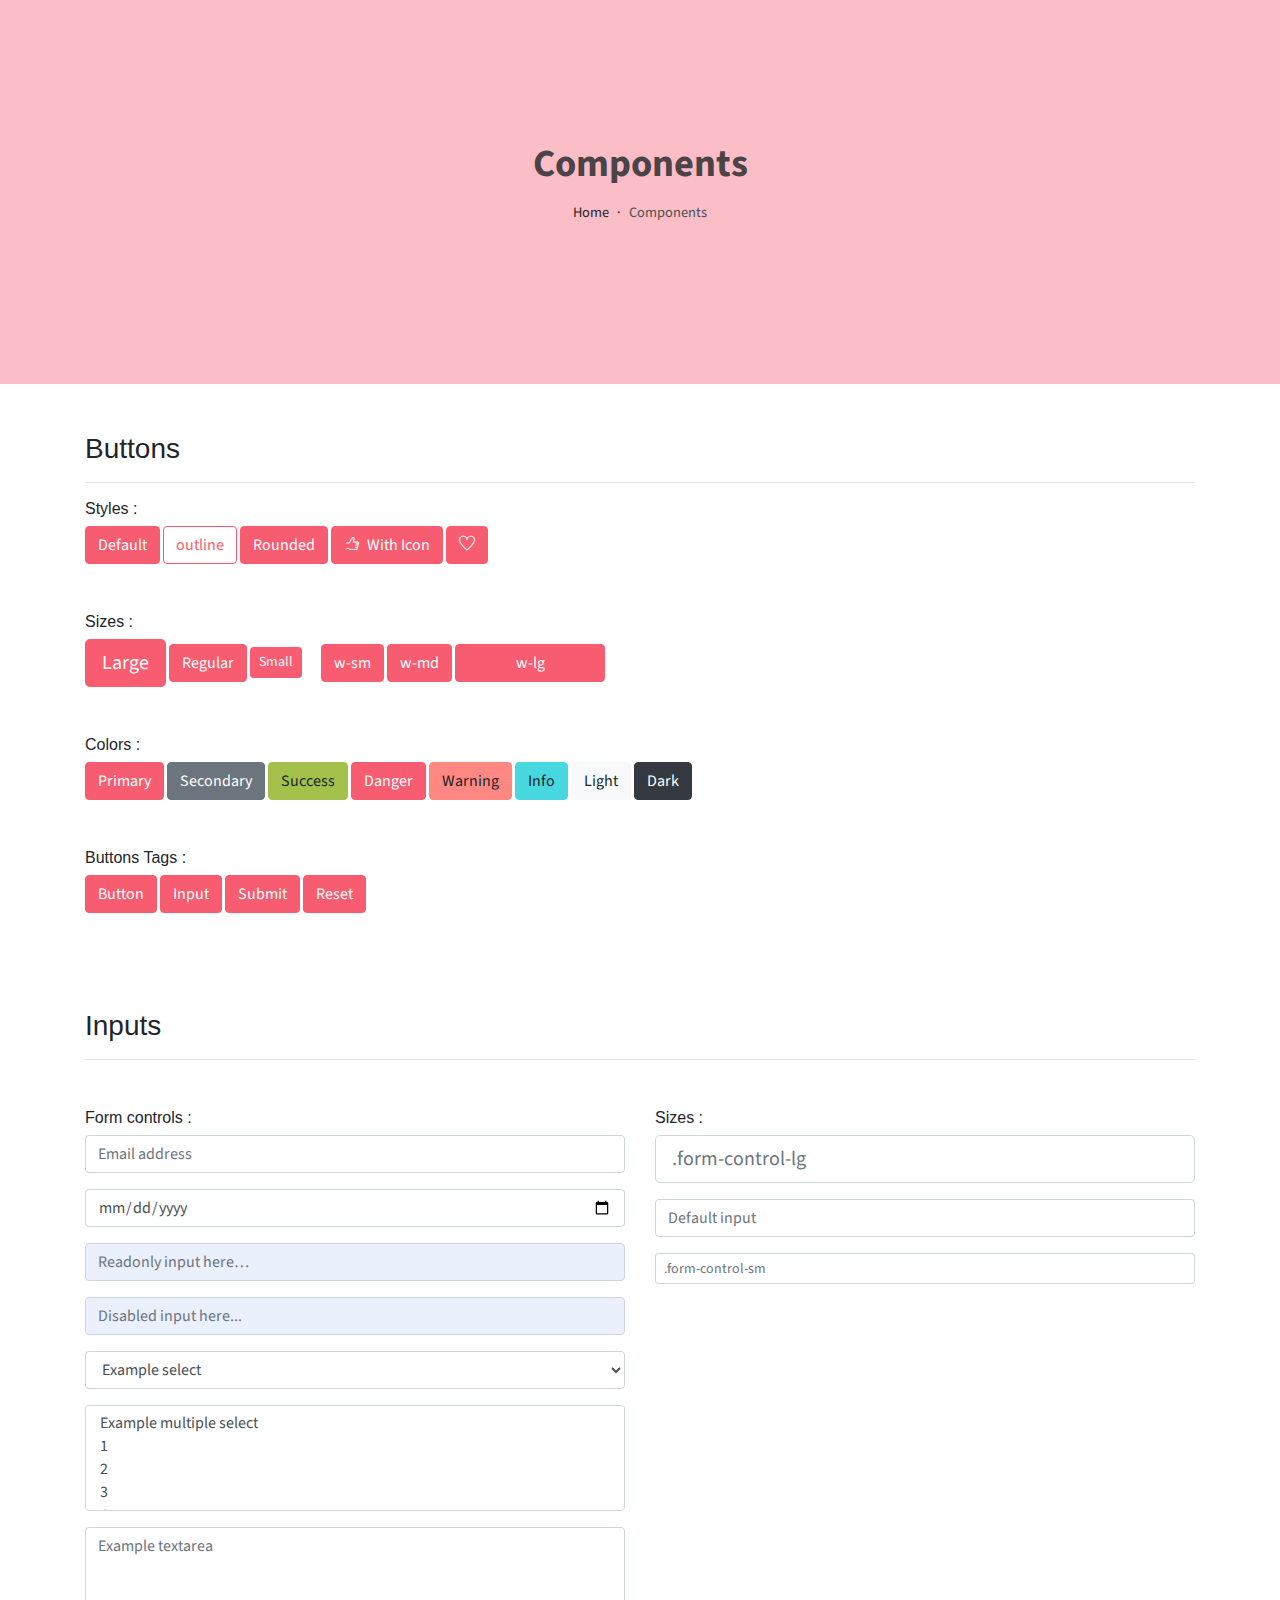
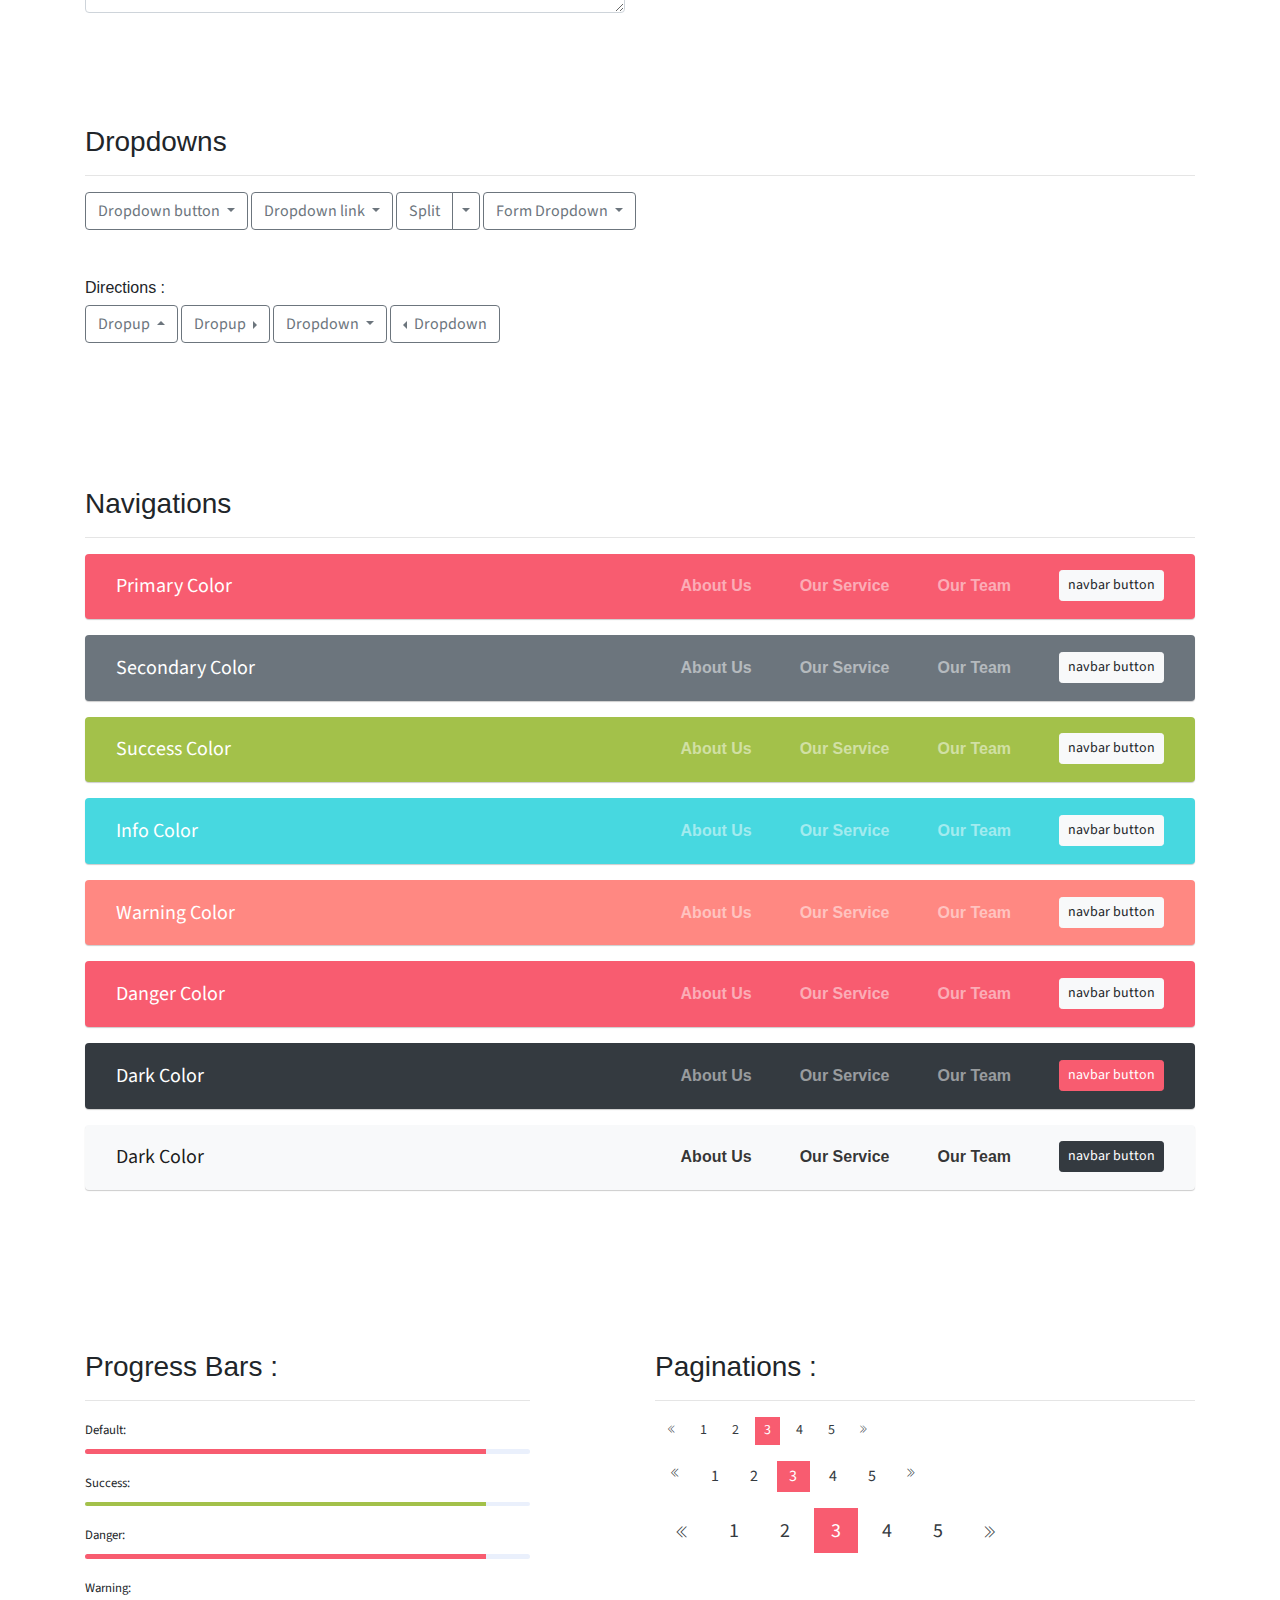
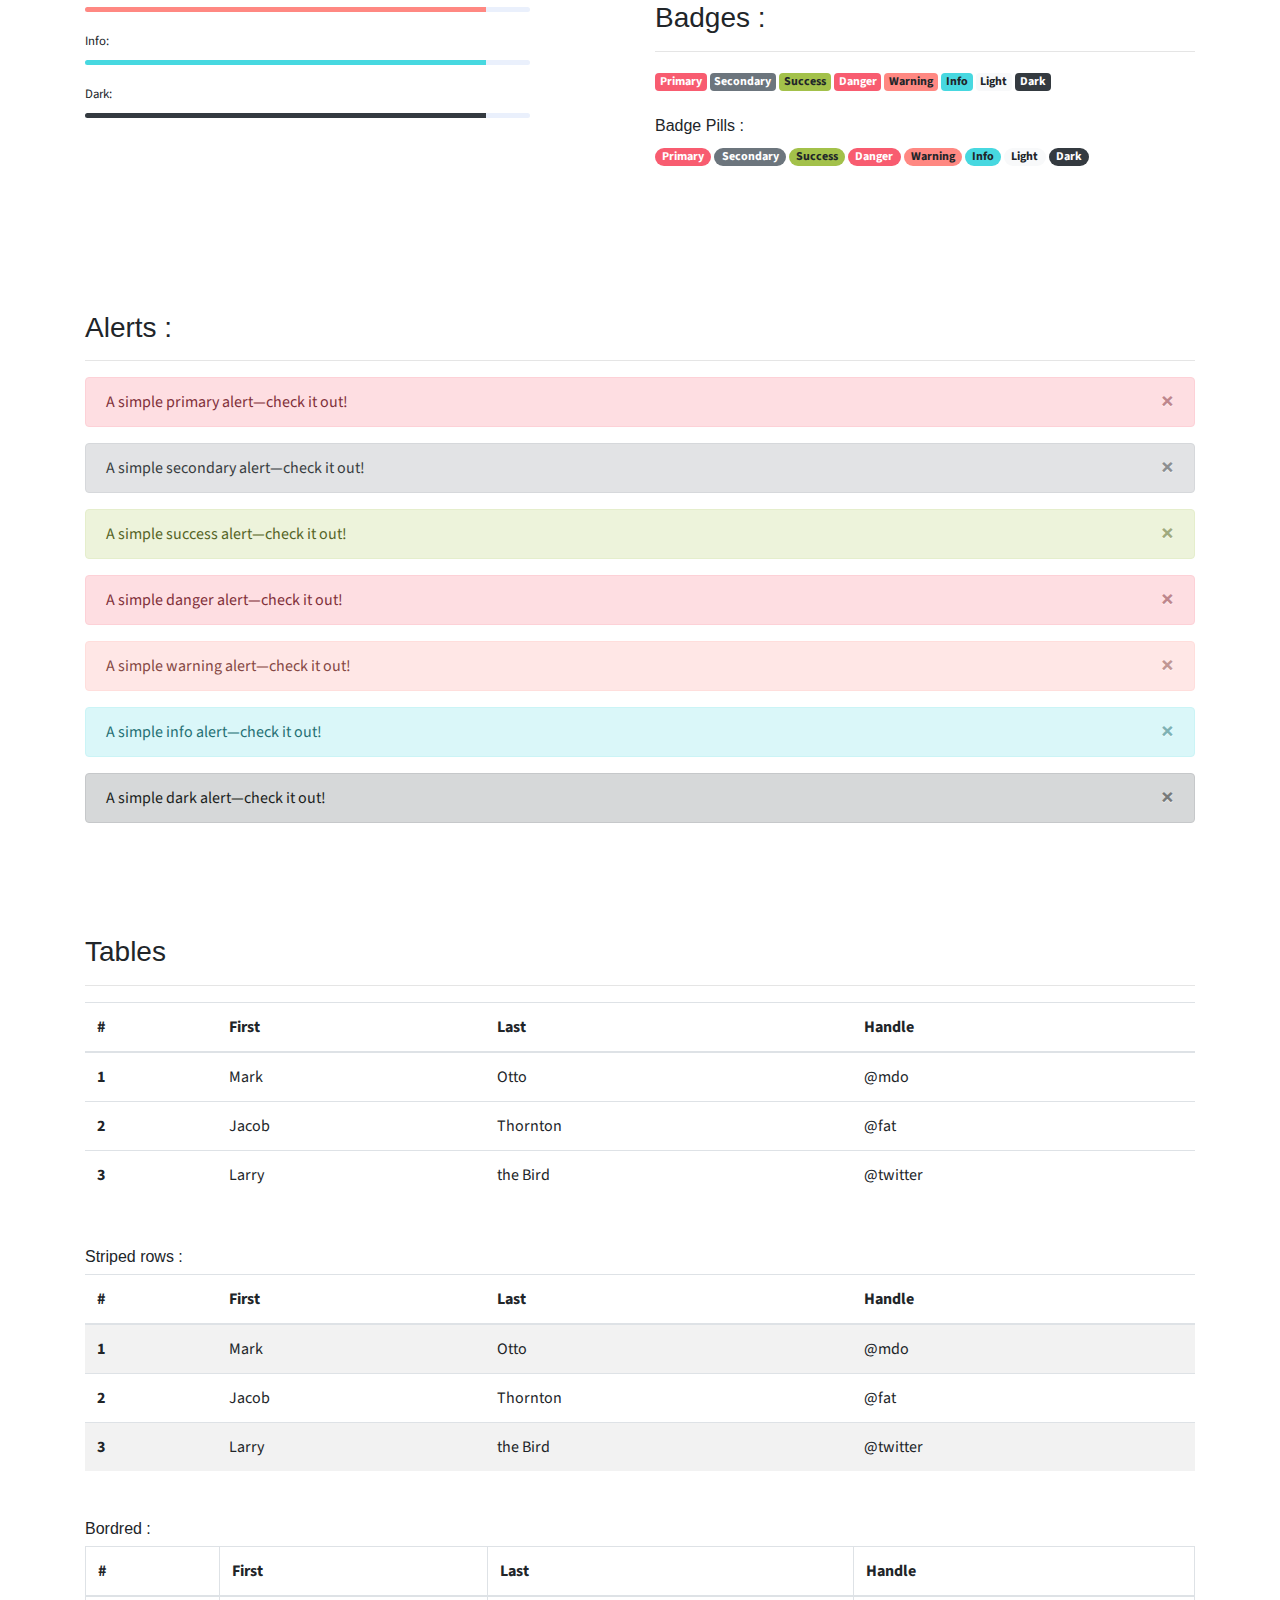
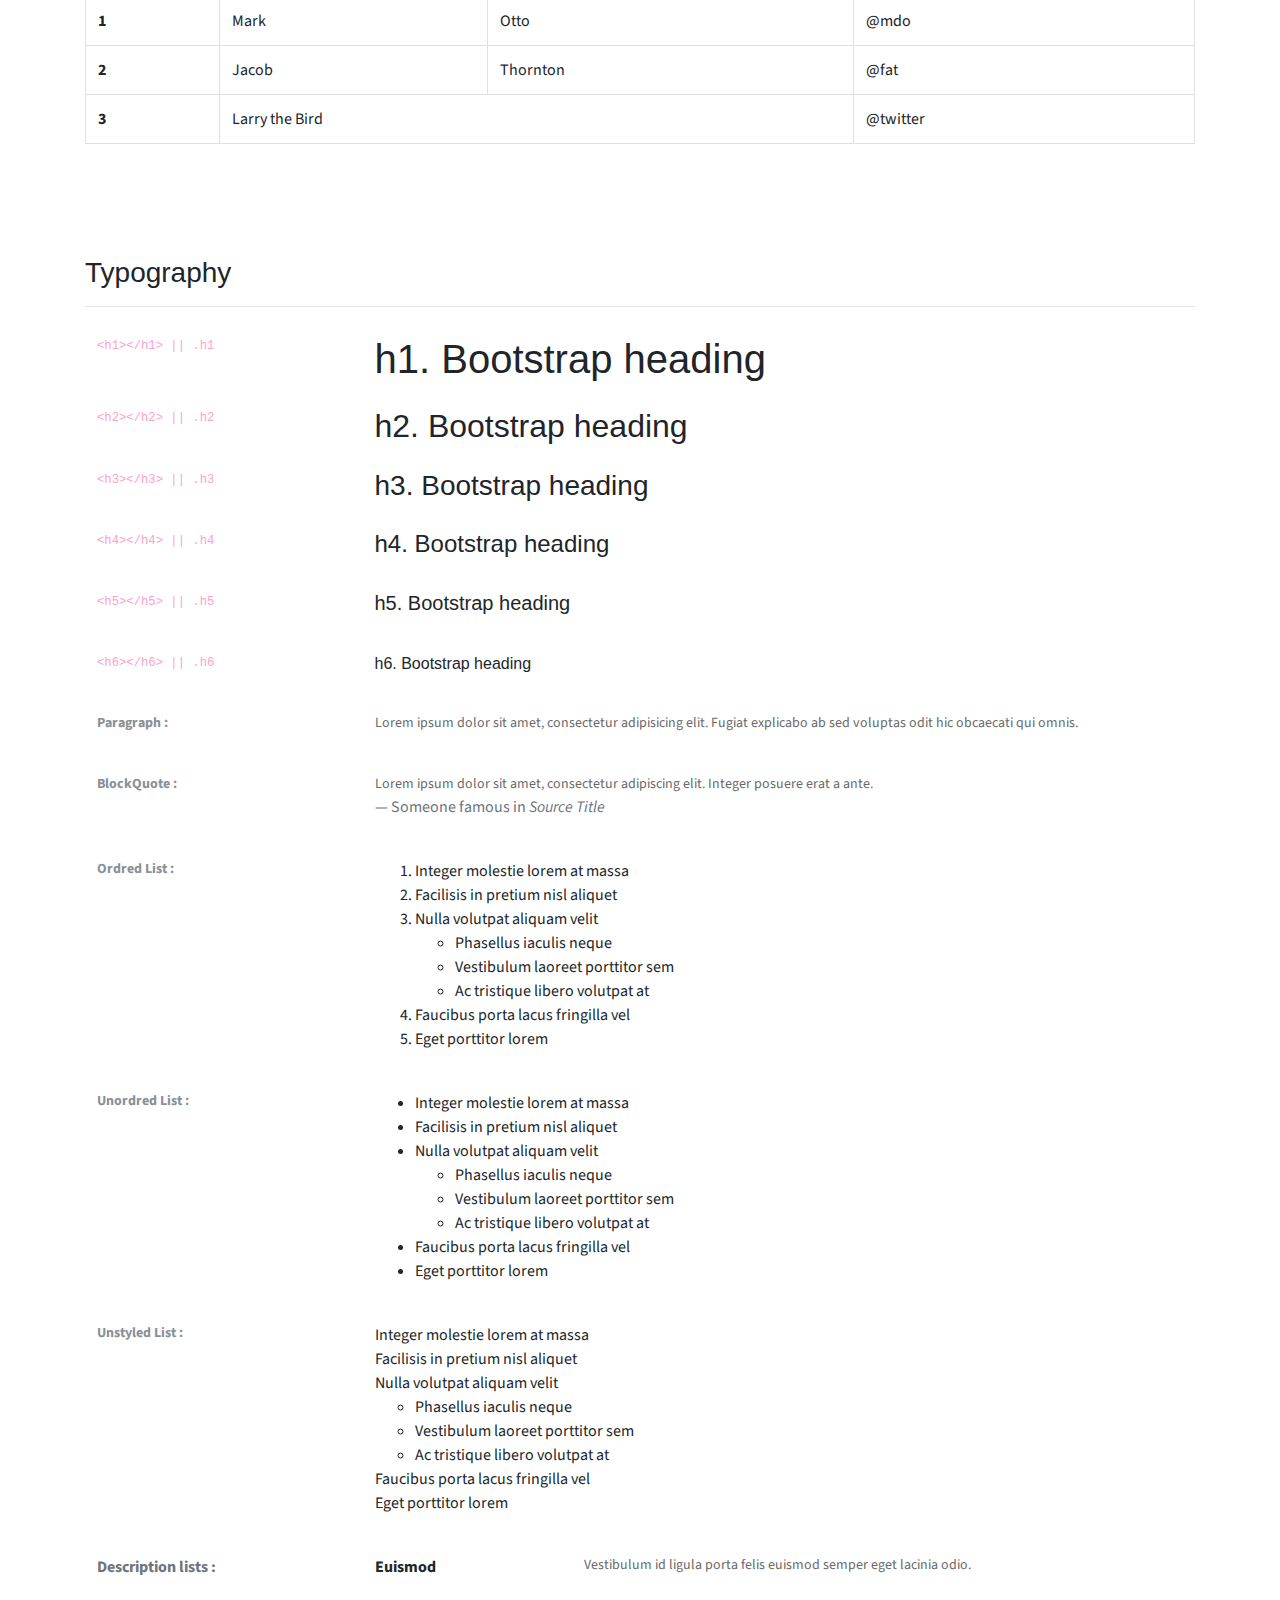
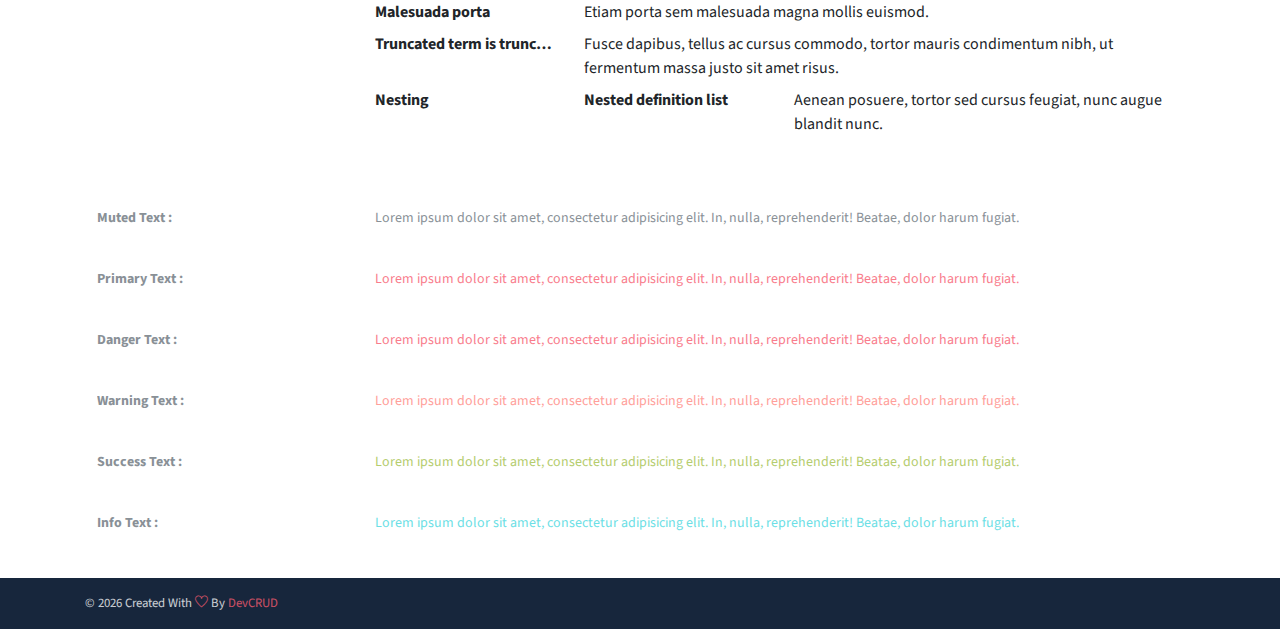
<file: public_html/components.html>
<!DOCTYPE html>
<html lang="en">
<head>
   <meta charset="utf-8">
   <meta name="viewport" content="width=device-width, initial-scale=1, shrink-to-fit=no">
   <meta name="description" content="Start your development with JohnDoe landing page.">
   <meta name="author" content="Devcrud">
   <title>JohnDoe Landing page | Components</title>
   <link rel="icon" href="assets/imgs/favicon.png" type="image/png">
   <!-- font icons -->
   <link rel="stylesheet" href="assets/vendors/themify-icons/css/themify-icons.css">
   <!-- Bootstrap + Steller  -->
   <link rel="stylesheet" href="assets/css/vikas.css">
</head>
<body>

   <!-- Page Header -->
   <header class="header header-mini"> 
      <div class="header-title">Components</div> 
      <nav aria-label="breadcrumb">
         <ol class="breadcrumb">
            <li class="breadcrumb-item"><a href="/">Home</a></li>
            <li class="breadcrumb-item active" aria-current="page">Components</li>
         </ol>
      </nav>
   </header> <!-- End Of Page Header -->

   <!-- main content -->
   <div class="container">

      <!-- Buttons -->
      <h3 class="mt-5">Buttons</h3>
      <hr>
      <h6 class="section-secondary-title">Styles :</h6>
      <button class="btn btn-primary">Default</button>
      <button class="btn btn-outline-primary">outline</button>
      <button class="btn btn-primary rounded">Rounded</button>
      <button class="btn btn-primary rounded"><i class="ti-thumb-up pr-1"></i> With Icon</button>
      <button class="btn btn-primary circle"><i class="ti-heart"></i></button>

      <h6 class="section-secondary-title mt-5">Sizes :</h6>
      <button class="btn btn-primary btn-lg">Large</button>
      <button class="btn btn-primary ">Regular</button>
      <button class="btn btn-primary btn-sm">Small</button>
      <button class="btn btn-primary w-sm ml-3">w-sm</button>
      <button class="btn btn-primary w-md">w-md</button>
      <button class="btn btn-primary w-lg">w-lg</button>

      <h6 class="section-secondary-title mt-5">Colors :</h6>          
      <button type="button" class="btn btn-primary">Primary</button>
      <button type="button" class="btn btn-secondary">Secondary</button>
      <button type="button" class="btn btn-success">Success</button>
      <button type="button" class="btn btn-danger">Danger</button>
      <button type="button" class="btn btn-warning">Warning</button>
      <button type="button" class="btn btn-info">Info</button>
      <button type="button" class="btn btn-light">Light</button>
      <button type="button" class="btn btn-dark">Dark</button>

      <h6 class="section-secondary-title mt-5">Buttons Tags :</h6>
      <button class="btn btn-primary" type="submit">Button</button>
      <input class="btn btn-primary" type="button" value="Input">
      <input class="btn btn-primary" type="submit" value="Submit">
      <input class="btn btn-primary" type="reset" value="Reset">
      
      <!-- devider -->
      <div class="py-5"></div>

      <!-- Inputs -->
      <h3>Inputs</h3>
      <hr>
      <div class="row mt-5">
         <div class="col-md-6">
            <h6 class="section-secondary-title">Form controls :</h6>        
            <div class="form-group">
               <input type="email" class="form-control" id="exampleFormControlInput1" placeholder="Email address">
            </div>
            <div class="form-group">
               <input type="date" class="form-control" id="exampleFormControlInput1" placeholder="Date">
            </div>
            <div class="form-group">
               <input class="form-control" type="text" placeholder="Readonly input here…" readonly>
            </div>
            <div class="form-group">
               <input class="form-control" id="disabledInput" type="text" placeholder="Disabled input here..." disabled>
            </div>
            <div class="form-group">
               <select class="form-control" id="exampleFormControlSelect1">
                  <option>Example select</option>
                  <option>1</option>
                  <option>2</option>
                  <option>3</option>
                  <option>4</option>
                  <option>5</option>
               </select>
            </div>
            <div class="form-group">
               <select multiple class="form-control" id="exampleFormControlSelect2">
                  <option>Example multiple select</option>
                  <option>1</option>
                  <option>2</option>
                  <option>3</option>
                  <option>4</option>
                  <option>5</option>
               </select>
            </div>
            <div class="form-group">
               <textarea class="form-control" id="exampleFormControlTextarea1" rows="3" placeholder="Example textarea"></textarea>
            </div>
         </div>
         <div class="col-md-6">
            <h6 class="section-secondary-title">Sizes :</h6>    
            <div class="form-group">
               <input class="form-control form-control-lg" type="text" placeholder=".form-control-lg">             
            </div>
            <div class="form-group">
               <input class="form-control" type="text" placeholder="Default input">
            </div>
            <div class="form-group">
               <input class="form-control form-control-sm" type="text" placeholder=".form-control-sm"> 
            </div>
         </div>
      </div> <!-- end of inputs -->   

      <!-- devider -->
      <div class="py-5"></div>             

      <!-- Dropdowns -->
      <h3 class="components-section-title font-weight-normal">Dropdowns</h3>
      <hr>
      <div class="dropdown d-inline-block">
         <button class="btn btn-outline-secondary dropdown-toggle" type="button" id="dropdownMenuButton" data-toggle="dropdown" aria-haspopup="true" aria-expanded="false">
         Dropdown button
         </button>
         <div class="dropdown-menu" aria-labelledby="dropdownMenuButton">
         <a class="dropdown-item" href="#">Action</a>
         <a class="dropdown-item" href="#">Another action</a>
         <a class="dropdown-item" href="#">Something else here</a>
         </div>
      </div>
      <div class="dropdown d-inline-block">
         <a class="btn btn-outline-secondary dropdown-toggle" href="#" role="button" id="dropdownMenuLink" data-toggle="dropdown" aria-haspopup="true" aria-expanded="false">
            Dropdown link
         </a>
         <div class="dropdown-menu" aria-labelledby="dropdownMenuLink">
            <a class="dropdown-item" href="#">Action</a>
            <a class="dropdown-item" href="#">Another action</a>
            <a class="dropdown-item" href="#">Something else here</a>
         </div>
      </div>
      <div class="btn-group">
         <button type="button" class="btn btn-outline-secondary">Split</button>
         <button type="button" class="btn btn-outline-secondary dropdown-toggle dropdown-toggle-split" data-toggle="dropdown" aria-haspopup="true" aria-expanded="false">
         <span class="sr-only">Toggle Dropdown</span>
         </button>
         <div class="dropdown-menu">
            <a class="dropdown-item" href="#">Action</a>
            <a class="dropdown-item" href="#">Another action</a>
            <a class="dropdown-item" href="#">Something else here</a>
            <div class="dropdown-divider"></div>
            <a class="dropdown-item" href="#">Separated link</a>
         </div>
      </div>
      <div class="btn-group">
         <button class="btn btn-outline-secondary dropdown-toggle" type="button" id="dropdownMenuButton" data-toggle="dropdown" aria-haspopup="true" aria-expanded="false">
            Form Dropdown
         </button>
         <div class="dropdown-menu form">
            <form class="px-4 py-3">
               <div class="form-group">
                  <input type="email" class="form-control" id="exampleDropdownFormEmail1" placeholder="email@example.com">
               </div>
               <div class="form-group">
                  <input type="password" class="form-control" id="exampleDropdownFormPassword1" placeholder="Password">
               </div>
               <div class="form-check mb-3">
                  <input type="checkbox" class="form-check-input" id="dropdownCheck">
                  <label class="form-check-label" for="dropdownCheck">
                     Remember me
                  </label>
               </div>
               <button type="submit" class="btn btn-primary btn-block">Sign in</button>
            </form>
            <div class="dropdown-divider"></div>
            <a class="dropdown-item" href="#"><small>New around here? Sign up</small></a>
            <a class="dropdown-item" href="#"><small>Forgot password?</small></a>
         </div>
      </div>       
      <h6 class="section-secondary-title mt-5">Directions :</h6>  
      <div class="btn-group dropup">
         <button type="button" class="btn btn-outline-secondary dropdown-toggle" data-toggle="dropdown" aria-haspopup="true" aria-expanded="false">
            Dropup
         </button>
         <div class="dropdown-menu">
            <a class="dropdown-item" href="#">Action</a>
            <a class="dropdown-item" href="#">Another action</a>
            <a class="dropdown-item" href="#">Something else here</a>
            <div class="dropdown-divider"></div>
            <a class="dropdown-item" href="#">Separated link</a>
         </div>
      </div>
      <div class="btn-group dropright">
         <button type="button" class="btn btn-outline-secondary dropdown-toggle" data-toggle="dropdown" aria-haspopup="true" aria-expanded="false">
            Dropup
         </button>
         <div class="dropdown-menu">
            <a class="dropdown-item" href="#">Action</a>
            <a class="dropdown-item" href="#">Another action</a>
            <a class="dropdown-item" href="#">Something else here</a>
            <div class="dropdown-divider"></div>
            <a class="dropdown-item" href="#">Separated link</a>
         </div>
      </div>
      <div class="btn-group">
         <button type="button" class="btn btn-outline-secondary dropdown-toggle" data-toggle="dropdown" aria-haspopup="true" aria-expanded="false">
            Dropdown
         </button>
         <div class="dropdown-menu">
            <a class="dropdown-item" href="#">Action</a>
            <a class="dropdown-item" href="#">Another action</a>
            <a class="dropdown-item" href="#">Something else here</a>
            <div class="dropdown-divider"></div>
            <a class="dropdown-item" href="#">Separated link</a>
         </div>
      </div>
      <div class="btn-group dropleft">
         <button type="button" class="btn btn-outline-secondary dropdown-toggle" data-toggle="dropdown" aria-haspopup="true" aria-expanded="false">
            Dropdown
         </button>
         <div class="dropdown-menu">
            <a class="dropdown-item" href="#">Action</a>
            <a class="dropdown-item" href="#">Another action</a>
            <a class="dropdown-item" href="#">Something else here</a>
            <div class="dropdown-divider"></div>
            <a class="dropdown-item" href="#">Separated link</a>
         </div>
      </div> <!-- end of Dropdowns -->  

      <!-- devider -->
      <div class="py-5"></div>   

      <!-- navbars -->
      <h3 class="components-section-title font-weight-normal mt-5">Navigations</h3>
      <hr>
      <nav class="navbar navbar-expand-sm navbar-dark bg-primary rounded shadow mb-3">
         <div class="container">
            <a class="navbar-brand" href="#">Primary Color</a>
            <button class="navbar-toggler ml-auto" type="button" data-toggle="collapse" data-target="#navbarSupportedContent" aria-controls="navbarSupportedContent" aria-expanded="false" aria-label="Toggle navigation">
            <span class="navbar-toggler-icon"></span>
            </button>
            <div class="collapse navbar-collapse" id="navbarSupportedContent">
               <ul class="navbar-nav ml-auto"> 
                  <li class="nav-item">
                     <a class="nav-link" href="#about">About Us</a>
                  </li>
                  <li class="nav-item">
                     <a class="nav-link" href="#service">Our Service</a>
                  </li>
                  <li class="nav-item">
                     <a class="nav-link" href="#team">Our Team</a>
                  </li>
                  <li class="nav-item">
                     <a href="#book-table" class="ml-4 mt-1 btn btn-light btn-sm">navbar button</a>
                  </li>
               </ul>                       
            </div>
         </div>
      </nav>
      <nav class="navbar navbar-expand-sm navbar-dark bg-secondary rounded shadow mb-3">
         <div class="container">
            <a class="navbar-brand" href="#">Secondary Color</a>
            <button class="navbar-toggler ml-auto" type="button" data-toggle="collapse" data-target="#navbarSupportedContent" aria-controls="navbarSupportedContent" aria-expanded="false" aria-label="Toggle navigation">
            <span class="navbar-toggler-icon"></span>
            </button>
            <div class="collapse navbar-collapse" id="navbarSupportedContent">
               <ul class="navbar-nav ml-auto"> 
                  <li class="nav-item">
                     <a class="nav-link" href="#about">About Us</a>
                  </li>
                  <li class="nav-item">
                     <a class="nav-link" href="#service">Our Service</a>
                  </li>
                  <li class="nav-item">
                     <a class="nav-link" href="#team">Our Team</a>
                  </li>
                  <li class="nav-item">
                     <a href="#book-table" class="ml-4 mt-1 btn btn-light btn-sm">navbar button</a>
                  </li>
               </ul>                       
            </div>
         </div>
      </nav>
      <nav class="navbar navbar-expand-sm navbar-dark bg-success rounded shadow mb-3">
         <div class="container">
            <a class="navbar-brand" href="#">Success Color</a>
            <button class="navbar-toggler ml-auto" type="button" data-toggle="collapse" data-target="#navbarSupportedContent" aria-controls="navbarSupportedContent" aria-expanded="false" aria-label="Toggle navigation">
            <span class="navbar-toggler-icon"></span>
            </button>
            <div class="collapse navbar-collapse" id="navbarSupportedContent">
               <ul class="navbar-nav ml-auto"> 
                  <li class="nav-item">
                     <a class="nav-link" href="#about">About Us</a>
                  </li>
                  <li class="nav-item">
                     <a class="nav-link" href="#service">Our Service</a>
                  </li>
                  <li class="nav-item">
                     <a class="nav-link" href="#team">Our Team</a>
                  </li>
                  <li class="nav-item">
                     <a href="#book-table" class="ml-4 mt-1 btn btn-light btn-sm">navbar button</a>
                  </li>
               </ul>                       
            </div>
         </div>
      </nav>
      <nav class="navbar navbar-expand-sm navbar-dark bg-info rounded shadow mb-3">
         <div class="container">
            <a class="navbar-brand" href="#">Info Color</a>
            <button class="navbar-toggler ml-auto" type="button" data-toggle="collapse" data-target="#navbarSupportedContent" aria-controls="navbarSupportedContent" aria-expanded="false" aria-label="Toggle navigation">
            <span class="navbar-toggler-icon"></span>
            </button>
            <div class="collapse navbar-collapse" id="navbarSupportedContent">
               <ul class="navbar-nav ml-auto"> 
                  <li class="nav-item">
                     <a class="nav-link" href="#about">About Us</a>
                  </li>
                  <li class="nav-item">
                     <a class="nav-link" href="#service">Our Service</a>
                  </li>
                  <li class="nav-item">
                     <a class="nav-link" href="#team">Our Team</a>
                  </li>
                  <li class="nav-item">
                     <a href="#book-table" class="ml-4 mt-1 btn btn-light btn-sm">navbar button</a>
                  </li>
               </ul>                       
            </div>
         </div>
      </nav>
      <nav class="navbar navbar-expand-sm navbar-dark bg-warning rounded shadow mb-3">
         <div class="container">
            <a class="navbar-brand" href="#">Warning Color</a>
            <button class="navbar-toggler ml-auto" type="button" data-toggle="collapse" data-target="#navbarSupportedContent" aria-controls="navbarSupportedContent" aria-expanded="false" aria-label="Toggle navigation">
            <span class="navbar-toggler-icon"></span>
            </button>
            <div class="collapse navbar-collapse" id="navbarSupportedContent">
               <ul class="navbar-nav ml-auto"> 
                  <li class="nav-item">
                     <a class="nav-link" href="#about">About Us</a>
                  </li>
                  <li class="nav-item">
                     <a class="nav-link" href="#service">Our Service</a>
                  </li>
                  <li class="nav-item">
                     <a class="nav-link" href="#team">Our Team</a>
                  </li>
                  <li class="nav-item">
                     <a href="#book-table" class="ml-4 mt-1 btn btn-light btn-sm">navbar button</a>
                  </li>
               </ul>                       
            </div>
         </div>
      </nav>
      <nav class="navbar navbar-expand-sm navbar-dark bg-danger rounded shadow mb-3">
         <div class="container">
            <a class="navbar-brand" href="#">Danger Color</a>
            <button class="navbar-toggler ml-auto" type="button" data-toggle="collapse" data-target="#navbarSupportedContent" aria-controls="navbarSupportedContent" aria-expanded="false" aria-label="Toggle navigation">
            <span class="navbar-toggler-icon"></span>
            </button>
            <div class="collapse navbar-collapse" id="navbarSupportedContent">
               <ul class="navbar-nav ml-auto"> 
                  <li class="nav-item">
                     <a class="nav-link" href="#about">About Us</a>
                  </li>
                  <li class="nav-item">
                     <a class="nav-link" href="#service">Our Service</a>
                  </li>
                  <li class="nav-item">
                     <a class="nav-link" href="#team">Our Team</a>
                  </li>
                  <li class="nav-item">
                     <a href="#book-table" class="ml-4 mt-1 btn btn-light btn-sm">navbar button</a>
                  </li>
               </ul>                       
            </div>
         </div>
      </nav>
      <nav class="navbar navbar-expand-sm navbar-dark bg-dark rounded shadow mb-3">
         <div class="container">
            <a class="navbar-brand" href="#">Dark Color</a>
            <button class="navbar-toggler ml-auto" type="button" data-toggle="collapse" data-target="#navbarSupportedContent" aria-controls="navbarSupportedContent" aria-expanded="false" aria-label="Toggle navigation">
            <span class="navbar-toggler-icon"></span>
            </button>
            <div class="collapse navbar-collapse" id="navbarSupportedContent">
               <ul class="navbar-nav ml-auto"> 
                  <li class="nav-item">
                     <a class="nav-link" href="#about">About Us</a>
                  </li>
                  <li class="nav-item">
                     <a class="nav-link" href="#service">Our Service</a>
                  </li>
                  <li class="nav-item">
                     <a class="nav-link" href="#team">Our Team</a>
                  </li>
                  <li class="nav-item">
                     <a href="#book-table" class="ml-4 mt-1 btn btn-primary btn-sm">navbar button</a>
                  </li>
               </ul>                       
            </div>
         </div>
      </nav>
      <nav class="navbar navbar-expand-sm navbar-light bg-light rounded shadow mb-3">
         <div class="container">
            <a class="navbar-brand" href="#">Dark Color</a>
            <button class="navbar-toggler ml-auto" type="button" data-toggle="collapse" data-target="#navbarSupportedContent" aria-controls="navbarSupportedContent" aria-expanded="false" aria-label="Toggle navigation">
            <span class="navbar-toggler-icon"></span>
            </button>
            <div class="collapse navbar-collapse" id="navbarSupportedContent">
               <ul class="navbar-nav ml-auto"> 
                  <li class="nav-item">
                     <a class="nav-link" href="#about">About Us</a>
                  </li>
                  <li class="nav-item">
                     <a class="nav-link" href="#service">Our Service</a>
                  </li>
                  <li class="nav-item">
                     <a class="nav-link" href="#team">Our Team</a>
                  </li>
                  <li class="nav-item">
                     <a href="#book-table" class="ml-4 mt-1 btn btn-dark btn-sm">navbar button</a>
                  </li>
               </ul>                       
            </div>
         </div>
      </nav>
      <!-- End of navbars -->

      <!-- devider -->
      <div class="py-5"></div>   
      
      <!-- progress bars -->
      <div class="row justify-content-between">
         <div class="col-md-5">
            <h3 class="components-section-title font-weight-normal mt-5">Progress Bars :</h3>
            <hr>
            <small>Default: </small>
            <div class="progress mt-2 mb-3">
               <div class="progress-bar" role="progressbar" style="width: 90%" aria-valuenow="25" aria-valuemin="0" aria-valuemax="100"></div>
            </div>
            <small>Success:</small>
            <div class="progress mt-2 mb-3">
               <div class="progress-bar bg-success" role="progressbar" style="width: 90%" aria-valuenow="25" aria-valuemin="0" aria-valuemax="100"></div>
            </div>
            <small>Danger:</small>
            <div class="progress mt-2 mb-3">
               <div class="progress-bar bg-danger" role="progressbar" style="width: 90%" aria-valuenow="25" aria-valuemin="0" aria-valuemax="100"></div>
            </div>
            <small>Warning:</small>
            <div class="progress mt-2 mb-3">
               <div class="progress-bar bg-warning" role="progressbar" style="width: 90%" aria-valuenow="25" aria-valuemin="0" aria-valuemax="100"></div>
            </div>
            <small>Info:</small>
            <div class="progress mt-2 mb-3">
               <div class="progress-bar bg-info" role="progressbar" style="width: 90%" aria-valuenow="25" aria-valuemin="0" aria-valuemax="100"></div>
            </div>
            <small>Dark:</small>
            <div class="progress mt-2 mb-3">
               <div class="progress-bar bg-dark" role="progressbar" style="width: 90%" aria-valuenow="25" aria-valuemin="0" aria-valuemax="100"></div>
            </div>
         </div>
         <div class="col-md-6">
            <h3 class="components-section-title font-weight-normal mt-5">Paginations :</h3>
            <hr>
            <nav aria-label="Page navigation example">
               <ul class="pagination pagination-sm">
                  <li class="page-item"><a class="page-link" href="#"><i class="ti-angle-double-left"></i></a></li>
                  <li class="page-item"><a class="page-link" href="#">1</a></li>
                  <li class="page-item"><a class="page-link" href="#">2</a></li>
                  <li class="page-item active"><a class="page-link" href="#">3</a></li>
                  <li class="page-item"><a class="page-link" href="#">4</a></li>
                  <li class="page-item"><a class="page-link" href="#">5</a></li>
                  <li class="page-item"><a class="page-link" href="#"><i class="ti-angle-double-right"></i></a></li>
               </ul>
            </nav>
            <nav aria-label="Page navigation example">
               <ul class="pagination">
               <li class="page-item"><a class="page-link" href="#"><i class="ti-angle-double-left"></i></a></li>
                  <li class="page-item"><a class="page-link" href="#">1</a></li>
                  <li class="page-item"><a class="page-link" href="#">2</a></li>
                  <li class="page-item active"><a class="page-link" href="#">3</a></li>
                  <li class="page-item"><a class="page-link" href="#">4</a></li>
                  <li class="page-item"><a class="page-link" href="#">5</a></li>
                  <li class="page-item"><a class="page-link" href="#"><i class="ti-angle-double-right"></i></a></li>
               </ul>
            </nav>
            <nav aria-label="Page navigation example">
               <ul class="pagination pagination-lg">
                  <li class="page-item"><a class="page-link" href="#"><i class="ti-angle-double-left"></i></a></li>
                  <li class="page-item"><a class="page-link" href="#">1</a></li>
                  <li class="page-item"><a class="page-link" href="#">2</a></li>
                  <li class="page-item active"><a class="page-link" href="#">3</a></li>
                  <li class="page-item"><a class="page-link" href="#">4</a></li>
                  <li class="page-item"><a class="page-link" href="#">5</a></li>
                  <li class="page-item"><a class="page-link" href="#"><i class="ti-angle-double-right"></i></a></li>
               </ul>
            </nav>

            <!-- Badges -->
            <h3 class="components-section-title font-weight-normal mt-5">Badges :</h3>
            <hr>
            <span class="badge badge-primary">Primary</span>
            <span class="badge badge-secondary">Secondary</span>
            <span class="badge badge-success">Success</span>
            <span class="badge badge-danger">Danger</span>
            <span class="badge badge-warning">Warning</span>
            <span class="badge badge-info">Info</span>
            <span class="badge badge-light">Light</span>
            <span class="badge badge-dark">Dark</span>
            <h6 class="section-secondary-title mt-4 mb-2">Badge Pills :</h6>
            <span class="badge badge-pill badge-primary">Primary</span>
            <span class="badge badge-pill badge-secondary">Secondary</span>
            <span class="badge badge-pill badge-success">Success</span>
            <span class="badge badge-pill badge-danger">Danger</span>
            <span class="badge badge-pill badge-warning">Warning</span>
            <span class="badge badge-pill badge-info">Info</span>
            <span class="badge badge-pill badge-light">Light</span>
            <span class="badge badge-pill badge-dark">Dark</span>
         </div>
      </div> <!-- End of Progress bars -->

      <!-- devider -->
      <div class="py-5"></div>  

      <!-- Alerts -->
      <h3 class="components-section-title font-weight-normal mt-5">Alerts :</h3>
      <hr>
      <div class="alert alert-primary alert-dismissible fade show" role="alert">
         A simple primary alert—check it out!
         <button type="button" class="close" data-dismiss="alert" aria-label="Close">
            <span aria-hidden="true">&times;</span>
         </button>
      </div>
      <div class="alert alert-secondary alert-dismissible fade show" role="alert">
         A simple secondary alert—check it out!
         <button type="button" class="close" data-dismiss="alert" aria-label="Close">
            <span aria-hidden="true">&times;</span>
         </button>
      </div>
      <div class="alert alert-success alert-dismissible fade show" role="alert">
         A simple success alert—check it out!
         <button type="button" class="close" data-dismiss="alert" aria-label="Close">
            <span aria-hidden="true">&times;</span>
         </button>
      </div>
      <div class="alert alert-danger alert-dismissible fade show" role="alert">
         A simple danger alert—check it out!
         <button type="button" class="close" data-dismiss="alert" aria-label="Close">
            <span aria-hidden="true">&times;</span>
         </button>
      </div>
      <div class="alert alert-warning alert-dismissible fade show" role="alert">
         A simple warning alert—check it out!
         <button type="button" class="close" data-dismiss="alert" aria-label="Close">
            <span aria-hidden="true">&times;</span>
         </button>
      </div>
      <div class="alert alert-info alert-dismissible fade show" role="alert">
         A simple info alert—check it out!
         <button type="button" class="close" data-dismiss="alert" aria-label="Close">
            <span aria-hidden="true">&times;</span>
         </button>
      </div>
      <div class="alert alert-dark alert-dismissible fade show" role="alert">
         A simple dark alert—check it out!
         <button type="button" class="close" data-dismiss="alert" aria-label="Close">
            <span aria-hidden="true">&times;</span>
         </button>
      </div>
      <!-- end of alerts -->

      <!-- devider -->
      <div class="py-5"></div> 
   
      <!-- tables -->
      <h3 class="components-section-title">Tables</h3>
      <hr>
      <table class="table">
         <thead>
            <tr>
               <th scope="col">#</th>
               <th scope="col">First</th>
               <th scope="col">Last</th>
               <th scope="col">Handle</th>
            </tr>
         </thead>
         <tbody>
            <tr>
               <th scope="row">1</th>
               <td>Mark</td>
               <td>Otto</td>
               <td>@mdo</td>
            </tr>
            <tr>
               <th scope="row">2</th>
               <td>Jacob</td>
               <td>Thornton</td>
               <td>@fat</td>
            </tr>
            <tr>
               <th scope="row">3</th>
               <td>Larry</td>
               <td>the Bird</td>
               <td>@twitter</td>
            </tr>
         </tbody>
      </table>

      <h6 class="section-secondary-title mt-5">Striped rows :</h6>
      <table class="table table-striped">
         <thead>
            <tr>
               <th scope="col">#</th>
               <th scope="col">First</th>
               <th scope="col">Last</th>
               <th scope="col">Handle</th>
            </tr>
         </thead>
         <tbody>
            <tr>
               <th scope="row">1</th>
               <td>Mark</td>
               <td>Otto</td>
               <td>@mdo</td>
            </tr>
            <tr>
               <th scope="row">2</th>
               <td>Jacob</td>
               <td>Thornton</td>
               <td>@fat</td>
            </tr>
            <tr>
               <th scope="row">3</th>
               <td>Larry</td>
               <td>the Bird</td>
               <td>@twitter</td>
            </tr>
         </tbody>
      </table>

      <h6 class="section-secondary-title mt-5">Bordred :</h6>
      <table class="table table-bordered">
         <thead>
            <tr>
               <th scope="col">#</th>
               <th scope="col">First</th>
               <th scope="col">Last</th>
               <th scope="col">Handle</th>
            </tr>
         </thead>
         <tbody>
            <tr>
               <th scope="row">1</th>
               <td>Mark</td>
               <td>Otto</td>
               <td>@mdo</td>
            </tr>
            <tr>
               <th scope="row">2</th>
               <td>Jacob</td>
               <td>Thornton</td>
               <td>@fat</td>
            </tr>
            <tr>
               <th scope="row">3</th>
               <td colspan="2">Larry the Bird</td>
               <td>@twitter</td>
            </tr>
         </tbody>
      </table>
      <!-- end of tables -->

      <!-- devider -->
      <div class="py-5"></div> 

      <!-- typography -->
      <h3 class="components-section-title">Typography</h3>
      <hr>
     
      <table class="table table-borderless v-align-center">
         <tbody>
            <tr>
               <td>
                  <p><code class="highlighter-rouge">&lt;h1&gt;&lt;/h1&gt; || .h1</code></p>
               </td>
               <td class="w-75"><span class="h1">h1. Bootstrap heading</span></td>
            </tr>
            <tr>
               <td>
                  <p><code class="highlighter-rouge">&lt;h2&gt;&lt;/h2&gt; || .h2</code></p>
               </td>
               <td><span class="h2">h2. Bootstrap heading</span></td>
            </tr>
            <tr>
               <td>
                  <p><code class="highlighter-rouge">&lt;h3&gt;&lt;/h3&gt; || .h3</code></p>
               </td>
               <td><span class="h3">h3. Bootstrap heading</span></td>
            </tr>
            <tr>
               <td>
                  <p><code class="highlighter-rouge">&lt;h4&gt;&lt;/h4&gt; || .h4</code></p>
               </td>
               <td><span class="h4">h4. Bootstrap heading</span></td>
            </tr>
            <tr>
               <td>
                  <p><code class="highlighter-rouge">&lt;h5&gt;&lt;/h5&gt; || .h5</code></p>
               </td>
               <td><span class="h5">h5. Bootstrap heading</span></td>
            </tr>
            <tr>
               <td>
                  <p><code class="highlighter-rouge">&lt;h6&gt;&lt;/h6&gt; || .h6</code></p>
               </td>
               <td><span class="h6">h6. Bootstrap heading</span></td>
            </tr>
            <tr>
               <td>
                  <p class="font-weight-bold text-muted">Paragraph :</p>
               </td>
               <td><p>Lorem ipsum dolor sit amet, consectetur adipisicing elit. Fugiat explicabo ab sed voluptas odit hic obcaecati qui omnis.</p></td>
            </tr>
            <tr>
               <td>
                  <p class="font-weight-bold text-muted">BlockQuote :</p>
               </td>
               <td>
                  <blockquote class="blockquote">
                     <p class="mb-0">Lorem ipsum dolor sit amet, consectetur adipiscing elit. Integer posuere erat a ante.</p>
                     <footer class="blockquote-footer">Someone famous in <cite title="Source Title">Source Title</cite></footer>
                  </blockquote>
               </td>
            </tr>

            
            <tr>
               <td><p class="font-weight-bold text-muted">Ordred List :</p></td>
               <td>
                  <ol>
                     <li>Integer molestie lorem at massa</li>
                     <li>Facilisis in pretium nisl aliquet</li>
                     <li>Nulla volutpat aliquam velit
                        <ul>
                           <li>Phasellus iaculis neque</li>
                           <li>Vestibulum laoreet porttitor sem</li>
                           <li>Ac tristique libero volutpat at</li>
                        </ul>
                     </li>
                     <li>Faucibus porta lacus fringilla vel</li>
                     <li>Eget porttitor lorem</li>
                  </ol>
               </td>
            </tr>
            <tr>
               <td><p class="font-weight-bold text-muted">Unordred List :</p></td>
               <td>
                  <ul >
                     <li>Integer molestie lorem at massa</li>
                     <li>Facilisis in pretium nisl aliquet</li>
                     <li>Nulla volutpat aliquam velit
                        <ul>
                           <li>Phasellus iaculis neque</li>
                           <li>Vestibulum laoreet porttitor sem</li>
                           <li>Ac tristique libero volutpat at</li>
                        </ul>
                     </li>
                     <li>Faucibus porta lacus fringilla vel</li>
                     <li>Eget porttitor lorem</li>
                  </ul>
               </td>
            </tr>
            <tr>
               <td><p class="font-weight-bold text-muted">Unstyled List :</p></td>
               <td>
                  <ul class="list-unstyled">
                     <li>Integer molestie lorem at massa</li>
                     <li>Facilisis in pretium nisl aliquet</li>
                     <li>Nulla volutpat aliquam velit
                        <ul>
                           <li>Phasellus iaculis neque</li>
                           <li>Vestibulum laoreet porttitor sem</li>
                           <li>Ac tristique libero volutpat at</li>
                        </ul>
                     </li>
                     <li>Faucibus porta lacus fringilla vel</li>
                     <li>Eget porttitor lorem</li>
                  </ul>
               </td>
            </tr>
            <tr>
               <td class="font-weight-bold text-muted">Description lists : </td>
               <td>
                  <dl class="row">
                     <dt class="col-sm-3">Euismod</dt>
                     <dd class="col-sm-9">
                        <p>Vestibulum id ligula porta felis euismod semper eget lacinia odio.</p>
                     </dd>

                     <dt class="col-sm-3">Malesuada porta</dt>
                     <dd class="col-sm-9">Etiam porta sem malesuada magna mollis euismod.</dd>

                     <dt class="col-sm-3 text-truncate">Truncated term is truncated</dt>
                     <dd class="col-sm-9">Fusce dapibus, tellus ac cursus commodo, tortor mauris condimentum nibh, ut fermentum massa justo sit amet risus.</dd>

                     <dt class="col-sm-3">Nesting</dt>
                     <dd class="col-sm-9">
                        <dl class="row">
                           <dt class="col-sm-4">Nested definition list</dt>
                           <dd class="col-sm-8">Aenean posuere, tortor sed cursus feugiat, nunc augue blandit nunc.</dd>
                        </dl>
                     </dd>
                  </dl>
               </td>
            </tr>
            <tr>
               <td>
                  <p class="font-weight-bold text-muted">Muted Text :</p>
               </td>
               <td>
                  <p class="text-muted">Lorem ipsum dolor sit amet, consectetur adipisicing elit. In, nulla, reprehenderit! Beatae, dolor harum fugiat.</p>
               </td>
            </tr>
            <tr>
               <td>
                  <p class="font-weight-bold text-muted">Primary Text :</p>
               </td>
               <td>
                  <p class="text-primary">Lorem ipsum dolor sit amet, consectetur adipisicing elit. In, nulla, reprehenderit! Beatae, dolor harum fugiat.</p>
               </td>
            </tr>
            <tr>
               <td>
                  <p class="font-weight-bold text-muted">Danger Text :</p>
               </td>
               <td>
                  <p class="text-danger">Lorem ipsum dolor sit amet, consectetur adipisicing elit. In, nulla, reprehenderit! Beatae, dolor harum fugiat.</p>
               </td>
            </tr>
            <tr>
               <td>
                  <p class="font-weight-bold text-muted">Warning Text :</p>
               </td>
               <td>
                  <p class="text-warning">Lorem ipsum dolor sit amet, consectetur adipisicing elit. In, nulla, reprehenderit! Beatae, dolor harum fugiat.</p>
               </td>
            </tr>
            <tr>
               <td>
                  <p class="font-weight-bold text-muted">Success Text :</p>
               </td>
               <td>
                  <p class="text-success">Lorem ipsum dolor sit amet, consectetur adipisicing elit. In, nulla, reprehenderit! Beatae, dolor harum fugiat.</p>
               </td>
            </tr>
            <tr>
               <td>
                  <p class="font-weight-bold text-muted">Info Text :</p>
               </td>
               <td>
                  <p class="text-info">Lorem ipsum dolor sit amet, consectetur adipisicing elit. In, nulla, reprehenderit! Beatae, dolor harum fugiat.</p>
               </td>
            </tr>
         </tbody>
      </table>
   </div>
   <!-- end of typography -->

   <!-- Page Footer -->
   <footer class="footer py-3">
        <div class="container">
            <p class="small mb-0 text-light">
                &copy; <script>document.write(new Date().getFullYear())</script> Created With <i class="ti-heart text-danger"></i> By <a href="http://devcrud.com" target="_blank"><span class="text-danger" title="Bootstrap 4 Themes and Dashboards">DevCRUD</span></a> 
            </p>
        </div>
    </footer>
   <!-- End of Page Footer -->  
   
   <!-- core  -->
   <script src="assets/vendors/jquery/jquery-3.4.1.js"></script>
   <script src="assets/vendors/bootstrap/bootstrap.bundle.js"></script>

</body>
</html>
</file>
<file: public_html/assets/vendors/themify-icons/css/themify-icons.css>
@font-face {
	font-family: 'themify';
	src:url("../fonts/themify.eot?-fvbane");
	src:url("../fonts/themify.eot?#iefix-fvbane") format("embedded-opentype"),
		url("../fonts/themify.woff?-fvbane") format("woff"),
		url("../fonts/themify.ttf?-fvbane") format("truetype"),
		url("../fonts/themify.svg?-fvbane#themify") format("svg");
	font-weight: normal;
	font-style: normal;
}

[class^="ti-"], [class*=" ti-"] {
	font-family: 'themify';
	speak: none;
	font-style: normal;
	font-weight: normal;
	font-variant: normal;
	text-transform: none;
	line-height: 1;

	/* Better Font Rendering =========== */
	-webkit-font-smoothing: antialiased;
	-moz-osx-font-smoothing: grayscale;
}

.ti-wand:before {
	content: "\e600";
}
.ti-volume:before {
	content: "\e601";
}
.ti-user:before {
	content: "\e602";
}
.ti-unlock:before {
	content: "\e603";
}
.ti-unlink:before {
	content: "\e604";
}
.ti-trash:before {
	content: "\e605";
}
.ti-thought:before {
	content: "\e606";
}
.ti-target:before {
	content: "\e607";
}
.ti-tag:before {
	content: "\e608";
}
.ti-tablet:before {
	content: "\e609";
}
.ti-star:before {
	content: "\e60a";
}
.ti-spray:before {
	content: "\e60b";
}
.ti-signal:before {
	content: "\e60c";
}
.ti-shopping-cart:before {
	content: "\e60d";
}
.ti-shopping-cart-full:before {
	content: "\e60e";
}
.ti-settings:before {
	content: "\e60f";
}
.ti-search:before {
	content: "\e610";
}
.ti-zoom-in:before {
	content: "\e611";
}
.ti-zoom-out:before {
	content: "\e612";
}
.ti-cut:before {
	content: "\e613";
}
.ti-ruler:before {
	content: "\e614";
}
.ti-ruler-pencil:before {
	content: "\e615";
}
.ti-ruler-alt:before {
	content: "\e616";
}
.ti-bookmark:before {
	content: "\e617";
}
.ti-bookmark-alt:before {
	content: "\e618";
}
.ti-reload:before {
	content: "\e619";
}
.ti-plus:before {
	content: "\e61a";
}
.ti-pin:before {
	content: "\e61b";
}
.ti-pencil:before {
	content: "\e61c";
}
.ti-pencil-alt:before {
	content: "\e61d";
}
.ti-paint-roller:before {
	content: "\e61e";
}
.ti-paint-bucket:before {
	content: "\e61f";
}
.ti-na:before {
	content: "\e620";
}
.ti-mobile:before {
	content: "\e621";
}
.ti-minus:before {
	content: "\e622";
}
.ti-medall:before {
	content: "\e623";
}
.ti-medall-alt:before {
	content: "\e624";
}
.ti-marker:before {
	content: "\e625";
}
.ti-marker-alt:before {
	content: "\e626";
}
.ti-arrow-up:before {
	content: "\e627";
}
.ti-arrow-right:before {
	content: "\e628";
}
.ti-arrow-left:before {
	content: "\e629";
}
.ti-arrow-down:before {
	content: "\e62a";
}
.ti-lock:before {
	content: "\e62b";
}
.ti-location-arrow:before {
	content: "\e62c";
}
.ti-link:before {
	content: "\e62d";
}
.ti-layout:before {
	content: "\e62e";
}
.ti-layers:before {
	content: "\e62f";
}
.ti-layers-alt:before {
	content: "\e630";
}
.ti-key:before {
	content: "\e631";
}
.ti-import:before {
	content: "\e632";
}
.ti-image:before {
	content: "\e633";
}
.ti-heart:before {
	content: "\e634";
}
.ti-heart-broken:before {
	content: "\e635";
}
.ti-hand-stop:before {
	content: "\e636";
}
.ti-hand-open:before {
	content: "\e637";
}
.ti-hand-drag:before {
	content: "\e638";
}
.ti-folder:before {
	content: "\e639";
}
.ti-flag:before {
	content: "\e63a";
}
.ti-flag-alt:before {
	content: "\e63b";
}
.ti-flag-alt-2:before {
	content: "\e63c";
}
.ti-eye:before {
	content: "\e63d";
}
.ti-export:before {
	content: "\e63e";
}
.ti-exchange-vertical:before {
	content: "\e63f";
}
.ti-desktop:before {
	content: "\e640";
}
.ti-cup:before {
	content: "\e641";
}
.ti-crown:before {
	content: "\e642";
}
.ti-comments:before {
	content: "\e643";
}
.ti-comment:before {
	content: "\e644";
}
.ti-comment-alt:before {
	content: "\e645";
}
.ti-close:before {
	content: "\e646";
}
.ti-clip:before {
	content: "\e647";
}
.ti-angle-up:before {
	content: "\e648";
}
.ti-angle-right:before {
	content: "\e649";
}
.ti-angle-left:before {
	content: "\e64a";
}
.ti-angle-down:before {
	content: "\e64b";
}
.ti-check:before {
	content: "\e64c";
}
.ti-check-box:before {
	content: "\e64d";
}
.ti-camera:before {
	content: "\e64e";
}
.ti-announcement:before {
	content: "\e64f";
}
.ti-brush:before {
	content: "\e650";
}
.ti-briefcase:before {
	content: "\e651";
}
.ti-bolt:before {
	content: "\e652";
}
.ti-bolt-alt:before {
	content: "\e653";
}
.ti-blackboard:before {
	content: "\e654";
}
.ti-bag:before {
	content: "\e655";
}
.ti-move:before {
	content: "\e656";
}
.ti-arrows-vertical:before {
	content: "\e657";
}
.ti-arrows-horizontal:before {
	content: "\e658";
}
.ti-fullscreen:before {
	content: "\e659";
}
.ti-arrow-top-right:before {
	content: "\e65a";
}
.ti-arrow-top-left:before {
	content: "\e65b";
}
.ti-arrow-circle-up:before {
	content: "\e65c";
}
.ti-arrow-circle-right:before {
	content: "\e65d";
}
.ti-arrow-circle-left:before {
	content: "\e65e";
}
.ti-arrow-circle-down:before {
	content: "\e65f";
}
.ti-angle-double-up:before {
	content: "\e660";
}
.ti-angle-double-right:before {
	content: "\e661";
}
.ti-angle-double-left:before {
	content: "\e662";
}
.ti-angle-double-down:before {
	content: "\e663";
}
.ti-zip:before {
	content: "\e664";
}
.ti-world:before {
	content: "\e665";
}
.ti-wheelchair:before {
	content: "\e666";
}
.ti-view-list:before {
	content: "\e667";
}
.ti-view-list-alt:before {
	content: "\e668";
}
.ti-view-grid:before {
	content: "\e669";
}
.ti-uppercase:before {
	content: "\e66a";
}
.ti-upload:before {
	content: "\e66b";
}
.ti-underline:before {
	content: "\e66c";
}
.ti-truck:before {
	content: "\e66d";
}
.ti-timer:before {
	content: "\e66e";
}
.ti-ticket:before {
	content: "\e66f";
}
.ti-thumb-up:before {
	content: "\e670";
}
.ti-thumb-down:before {
	content: "\e671";
}
.ti-text:before {
	content: "\e672";
}
.ti-stats-up:before {
	content: "\e673";
}
.ti-stats-down:before {
	content: "\e674";
}
.ti-split-v:before {
	content: "\e675";
}
.ti-split-h:before {
	content: "\e676";
}
.ti-smallcap:before {
	content: "\e677";
}
.ti-shine:before {
	content: "\e678";
}
.ti-shift-right:before {
	content: "\e679";
}
.ti-shift-left:before {
	content: "\e67a";
}
.ti-shield:before {
	content: "\e67b";
}
.ti-notepad:before {
	content: "\e67c";
}
.ti-server:before {
	content: "\e67d";
}
.ti-quote-right:before {
	content: "\e67e";
}
.ti-quote-left:before {
	content: "\e67f";
}
.ti-pulse:before {
	content: "\e680";
}
.ti-printer:before {
	content: "\e681";
}
.ti-power-off:before {
	content: "\e682";
}
.ti-plug:before {
	content: "\e683";
}
.ti-pie-chart:before {
	content: "\e684";
}
.ti-paragraph:before {
	content: "\e685";
}
.ti-panel:before {
	content: "\e686";
}
.ti-package:before {
	content: "\e687";
}
.ti-music:before {
	content: "\e688";
}
.ti-music-alt:before {
	content: "\e689";
}
.ti-mouse:before {
	content: "\e68a";
}
.ti-mouse-alt:before {
	content: "\e68b";
}
.ti-money:before {
	content: "\e68c";
}
.ti-microphone:before {
	content: "\e68d";
}
.ti-menu:before {
	content: "\e68e";
}
.ti-menu-alt:before {
	content: "\e68f";
}
.ti-map:before {
	content: "\e690";
}
.ti-map-alt:before {
	content: "\e691";
}
.ti-loop:before {
	content: "\e692";
}
.ti-location-pin:before {
	content: "\e693";
}
.ti-list:before {
	content: "\e694";
}
.ti-light-bulb:before {
	content: "\e695";
}
.ti-Italic:before {
	content: "\e696";
}
.ti-info:before {
	content: "\e697";
}
.ti-infinite:before {
	content: "\e698";
}
.ti-id-badge:before {
	content: "\e699";
}
.ti-hummer:before {
	content: "\e69a";
}
.ti-home:before {
	content: "\e69b";
}
.ti-help:before {
	content: "\e69c";
}
.ti-headphone:before {
	content: "\e69d";
}
.ti-harddrives:before {
	content: "\e69e";
}
.ti-harddrive:before {
	content: "\e69f";
}
.ti-gift:before {
	content: "\e6a0";
}
.ti-game:before {
	content: "\e6a1";
}
.ti-filter:before {
	content: "\e6a2";
}
.ti-files:before {
	content: "\e6a3";
}
.ti-file:before {
	content: "\e6a4";
}
.ti-eraser:before {
	content: "\e6a5";
}
.ti-envelope:before {
	content: "\e6a6";
}
.ti-download:before {
	content: "\e6a7";
}
.ti-direction:before {
	content: "\e6a8";
}
.ti-direction-alt:before {
	content: "\e6a9";
}
.ti-dashboard:before {
	content: "\e6aa";
}
.ti-control-stop:before {
	content: "\e6ab";
}
.ti-control-shuffle:before {
	content: "\e6ac";
}
.ti-control-play:before {
	content: "\e6ad";
}
.ti-control-pause:before {
	content: "\e6ae";
}
.ti-control-forward:before {
	content: "\e6af";
}
.ti-control-backward:before {
	content: "\e6b0";
}
.ti-cloud:before {
	content: "\e6b1";
}
.ti-cloud-up:before {
	content: "\e6b2";
}
.ti-cloud-down:before {
	content: "\e6b3";
}
.ti-clipboard:before {
	content: "\e6b4";
}
.ti-car:before {
	content: "\e6b5";
}
.ti-calendar:before {
	content: "\e6b6";
}
.ti-book:before {
	content: "\e6b7";
}
.ti-bell:before {
	content: "\e6b8";
}
.ti-basketball:before {
	content: "\e6b9";
}
.ti-bar-chart:before {
	content: "\e6ba";
}
.ti-bar-chart-alt:before {
	content: "\e6bb";
}
.ti-back-right:before {
	content: "\e6bc";
}
.ti-back-left:before {
	content: "\e6bd";
}
.ti-arrows-corner:before {
	content: "\e6be";
}
.ti-archive:before {
	content: "\e6bf";
}
.ti-anchor:before {
	content: "\e6c0";
}
.ti-align-right:before {
	content: "\e6c1";
}
.ti-align-left:before {
	content: "\e6c2";
}
.ti-align-justify:before {
	content: "\e6c3";
}
.ti-align-center:before {
	content: "\e6c4";
}
.ti-alert:before {
	content: "\e6c5";
}
.ti-alarm-clock:before {
	content: "\e6c6";
}
.ti-agenda:before {
	content: "\e6c7";
}
.ti-write:before {
	content: "\e6c8";
}
.ti-window:before {
	content: "\e6c9";
}
.ti-widgetized:before {
	content: "\e6ca";
}
.ti-widget:before {
	content: "\e6cb";
}
.ti-widget-alt:before {
	content: "\e6cc";
}
.ti-wallet:before {
	content: "\e6cd";
}
.ti-video-clapper:before {
	content: "\e6ce";
}
.ti-video-camera:before {
	content: "\e6cf";
}
.ti-vector:before {
	content: "\e6d0";
}
.ti-themify-logo:before {
	content: "\e6d1";
}
.ti-themify-favicon:before {
	content: "\e6d2";
}
.ti-themify-favicon-alt:before {
	content: "\e6d3";
}
.ti-support:before {
	content: "\e6d4";
}
.ti-stamp:before {
	content: "\e6d5";
}
.ti-split-v-alt:before {
	content: "\e6d6";
}
.ti-slice:before {
	content: "\e6d7";
}
.ti-shortcode:before {
	content: "\e6d8";
}
.ti-shift-right-alt:before {
	content: "\e6d9";
}
.ti-shift-left-alt:before {
	content: "\e6da";
}
.ti-ruler-alt-2:before {
	content: "\e6db";
}
.ti-receipt:before {
	content: "\e6dc";
}
.ti-pin2:before {
	content: "\e6dd";
}
.ti-pin-alt:before {
	content: "\e6de";
}
.ti-pencil-alt2:before {
	content: "\e6df";
}
.ti-palette:before {
	content: "\e6e0";
}
.ti-more:before {
	content: "\e6e1";
}
.ti-more-alt:before {
	content: "\e6e2";
}
.ti-microphone-alt:before {
	content: "\e6e3";
}
.ti-magnet:before {
	content: "\e6e4";
}
.ti-line-double:before {
	content: "\e6e5";
}
.ti-line-dotted:before {
	content: "\e6e6";
}
.ti-line-dashed:before {
	content: "\e6e7";
}
.ti-layout-width-full:before {
	content: "\e6e8";
}
.ti-layout-width-default:before {
	content: "\e6e9";
}
.ti-layout-width-default-alt:before {
	content: "\e6ea";
}
.ti-layout-tab:before {
	content: "\e6eb";
}
.ti-layout-tab-window:before {
	content: "\e6ec";
}
.ti-layout-tab-v:before {
	content: "\e6ed";
}
.ti-layout-tab-min:before {
	content: "\e6ee";
}
.ti-layout-slider:before {
	content: "\e6ef";
}
.ti-layout-slider-alt:before {
	content: "\e6f0";
}
.ti-layout-sidebar-right:before {
	content: "\e6f1";
}
.ti-layout-sidebar-none:before {
	content: "\e6f2";
}
.ti-layout-sidebar-left:before {
	content: "\e6f3";
}
.ti-layout-placeholder:before {
	content: "\e6f4";
}
.ti-layout-menu:before {
	content: "\e6f5";
}
.ti-layout-menu-v:before {
	content: "\e6f6";
}
.ti-layout-menu-separated:before {
	content: "\e6f7";
}
.ti-layout-menu-full:before {
	content: "\e6f8";
}
.ti-layout-media-right-alt:before {
	content: "\e6f9";
}
.ti-layout-media-right:before {
	content: "\e6fa";
}
.ti-layout-media-overlay:before {
	content: "\e6fb";
}
.ti-layout-media-overlay-alt:before {
	content: "\e6fc";
}
.ti-layout-media-overlay-alt-2:before {
	content: "\e6fd";
}
.ti-layout-media-left-alt:before {
	content: "\e6fe";
}
.ti-layout-media-left:before {
	content: "\e6ff";
}
.ti-layout-media-center-alt:before {
	content: "\e700";
}
.ti-layout-media-center:before {
	content: "\e701";
}
.ti-layout-list-thumb:before {
	content: "\e702";
}
.ti-layout-list-thumb-alt:before {
	content: "\e703";
}
.ti-layout-list-post:before {
	content: "\e704";
}
.ti-layout-list-large-image:before {
	content: "\e705";
}
.ti-layout-line-solid:before {
	content: "\e706";
}
.ti-layout-grid4:before {
	content: "\e707";
}
.ti-layout-grid3:before {
	content: "\e708";
}
.ti-layout-grid2:before {
	content: "\e709";
}
.ti-layout-grid2-thumb:before {
	content: "\e70a";
}
.ti-layout-cta-right:before {
	content: "\e70b";
}
.ti-layout-cta-left:before {
	content: "\e70c";
}
.ti-layout-cta-center:before {
	content: "\e70d";
}
.ti-layout-cta-btn-right:before {
	content: "\e70e";
}
.ti-layout-cta-btn-left:before {
	content: "\e70f";
}
.ti-layout-column4:before {
	content: "\e710";
}
.ti-layout-column3:before {
	content: "\e711";
}
.ti-layout-column2:before {
	content: "\e712";
}
.ti-layout-accordion-separated:before {
	content: "\e713";
}
.ti-layout-accordion-merged:before {
	content: "\e714";
}
.ti-layout-accordion-list:before {
	content: "\e715";
}
.ti-ink-pen:before {
	content: "\e716";
}
.ti-info-alt:before {
	content: "\e717";
}
.ti-help-alt:before {
	content: "\e718";
}
.ti-headphone-alt:before {
	content: "\e719";
}
.ti-hand-point-up:before {
	content: "\e71a";
}
.ti-hand-point-right:before {
	content: "\e71b";
}
.ti-hand-point-left:before {
	content: "\e71c";
}
.ti-hand-point-down:before {
	content: "\e71d";
}
.ti-gallery:before {
	content: "\e71e";
}
.ti-face-smile:before {
	content: "\e71f";
}
.ti-face-sad:before {
	content: "\e720";
}
.ti-credit-card:before {
	content: "\e721";
}
.ti-control-skip-forward:before {
	content: "\e722";
}
.ti-control-skip-backward:before {
	content: "\e723";
}
.ti-control-record:before {
	content: "\e724";
}
.ti-control-eject:before {
	content: "\e725";
}
.ti-comments-smiley:before {
	content: "\e726";
}
.ti-brush-alt:before {
	content: "\e727";
}
.ti-youtube:before {
	content: "\e728";
}
.ti-vimeo:before {
	content: "\e729";
}
.ti-twitter:before {
	content: "\e72a";
}
.ti-time:before {
	content: "\e72b";
}
.ti-tumblr:before {
	content: "\e72c";
}
.ti-skype:before {
	content: "\e72d";
}
.ti-share:before {
	content: "\e72e";
}
.ti-share-alt:before {
	content: "\e72f";
}
.ti-rocket:before {
	content: "\e730";
}
.ti-pinterest:before {
	content: "\e731";
}
.ti-new-window:before {
	content: "\e732";
}
.ti-microsoft:before {
	content: "\e733";
}
.ti-list-ol:before {
	content: "\e734";
}
.ti-linkedin:before {
	content: "\e735";
}
.ti-layout-sidebar-2:before {
	content: "\e736";
}
.ti-layout-grid4-alt:before {
	content: "\e737";
}
.ti-layout-grid3-alt:before {
	content: "\e738";
}
.ti-layout-grid2-alt:before {
	content: "\e739";
}
.ti-layout-column4-alt:before {
	content: "\e73a";
}
.ti-layout-column3-alt:before {
	content: "\e73b";
}
.ti-layout-column2-alt:before {
	content: "\e73c";
}
.ti-instagram:before {
	content: "\e73d";
}
.ti-google:before {
	content: "\e73e";
}
.ti-github:before {
	content: "\e73f";
}
.ti-flickr:before {
	content: "\e740";
}
.ti-facebook:before {
	content: "\e741";
}
.ti-dropbox:before {
	content: "\e742";
}
.ti-dribbble:before {
	content: "\e743";
}
.ti-apple:before {
	content: "\e744";
}
.ti-android:before {
	content: "\e745";
}
.ti-save:before {
	content: "\e746";
}
.ti-save-alt:before {
	content: "\e747";
}
.ti-yahoo:before {
	content: "\e748";
}
.ti-wordpress:before {
	content: "\e749";
}
.ti-vimeo-alt:before {
	content: "\e74a";
}
.ti-twitter-alt:before {
	content: "\e74b";
}
.ti-tumblr-alt:before {
	content: "\e74c";
}
.ti-trello:before {
	content: "\e74d";
}
.ti-stack-overflow:before {
	content: "\e74e";
}
.ti-soundcloud:before {
	content: "\e74f";
}
.ti-sharethis:before {
	content: "\e750";
}
.ti-sharethis-alt:before {
	content: "\e751";
}
.ti-reddit:before {
	content: "\e752";
}
.ti-pinterest-alt:before {
	content: "\e753";
}
.ti-microsoft-alt:before {
	content: "\e754";
}
.ti-linux:before {
	content: "\e755";
}
.ti-jsfiddle:before {
	content: "\e756";
}
.ti-joomla:before {
	content: "\e757";
}
.ti-html5:before {
	content: "\e758";
}
.ti-flickr-alt:before {
	content: "\e759";
}
.ti-email:before {
	content: "\e75a";
}
.ti-drupal:before {
	content: "\e75b";
}
.ti-dropbox-alt:before {
	content: "\e75c";
}
.ti-css3:before {
	content: "\e75d";
}
.ti-rss:before {
	content: "\e75e";
}
.ti-rss-alt:before {
	content: "\e75f";
}
</file>
<file: public_html/assets/css/vikas.css>
@charset "UTF-8";
/*!
=========================================================
* JohnDoe Landing page
=========================================================

* Copyright: 2019 DevCRUD (https://devcrud.com)
* Licensed: (https://devcrud.com/licenses)
* Coded by www.devcrud.com

=========================================================

* The above copyright notice and this permission notice shall be included in all copies or substantial portions of the Software.
*/
@import url("https://fonts.googleapis.com/css?family=Source+Sans+Pro:200,200i,300,300i,400,400i,600,600i,700,700i,900,900i&display=swap");
:root {
  --blue: #79A9F5;
  --indigo: #C45F90;
  --purple: #A16AE8;
  --pink: #FC8BC0;
  --red: #F85C70;
  --orange: #FF8882;
  --yellow: #FAD02C;
  --green: #A3C14A;
  --teal: #20c997;
  --cyan: #47D8E0;
  --white: #fff;
  --gray: #6c757d;
  --gray-dark: #343a40;
  --primary: #F85C70;
  --secondary: #6c757d;
  --success: #A3C14A;
  --info: #47D8E0;
  --warning: #FF8882;
  --danger: #F85C70;
  --light: #f8f9fa;
  --dark: #343a40;
  --breakpoint-xs: 0;
  --breakpoint-sm: 576px;
  --breakpoint-md: 768px;
  --breakpoint-lg: 992px;
  --breakpoint-xl: 1200px;
  --font-family-sans-serif: "Source Sans Pro", sans-serif;
  --font-family-monospace: SFMono-Regular, Menlo, Monaco, Consolas, "Liberation Mono", "Courier New", monospace;
}

*,
*::before,
*::after {
  box-sizing: border-box;
}

html {
  font-family: sans-serif;
  line-height: 1.15;
  -webkit-text-size-adjust: 100%;
  -webkit-tap-highlight-color: rgba(0, 0, 0, 0);
}

article, aside, figcaption, figure, footer, header, hgroup, main, nav, section {
  display: block;
}

body {
  margin: 0;
  font-family: "Source Sans Pro", sans-serif;
  font-size: 1rem;
  font-weight: 400;
  line-height: 1.5;
  color: #212529;
  text-align: left;
  background-color: #fff;
}

[tabindex="-1"]:focus {
  outline: 0 !important;
}

hr {
  box-sizing: content-box;
  height: 0;
  overflow: visible;
}

h1, h2, h3, h4, h5, h6 {
  margin-top: 0;
  margin-bottom: 0.5rem;
}

p {
  margin-top: 0;
  margin-bottom: 1rem;
}

abbr[title],
abbr[data-original-title] {
  text-decoration: underline;
  -webkit-text-decoration: underline dotted;
          text-decoration: underline dotted;
  cursor: help;
  border-bottom: 0;
  -webkit-text-decoration-skip-ink: none;
          text-decoration-skip-ink: none;
}

address {
  margin-bottom: 1rem;
  font-style: normal;
  line-height: inherit;
}

ol,
ul,
dl {
  margin-top: 0;
  margin-bottom: 1rem;
}

ol ol,
ul ul,
ol ul,
ul ol {
  margin-bottom: 0;
}

dt {
  font-weight: 700;
}

dd {
  margin-bottom: .5rem;
  margin-left: 0;
}

blockquote {
  margin: 0 0 1rem;
}

b,
strong {
  font-weight: bolder;
}

small {
  font-size: 80%;
}

sub,
sup {
  position: relative;
  font-size: 75%;
  line-height: 0;
  vertical-align: baseline;
}

sub {
  bottom: -.25em;
}

sup {
  top: -.5em;
}

a {
  color: #F85C70;
  text-decoration: none;
  background-color: transparent;
}

a:hover {
  color: #f51330;
  text-decoration: none;
}

a:not([href]):not([tabindex]) {
  color: inherit;
  text-decoration: none;
}

a:not([href]):not([tabindex]):hover, a:not([href]):not([tabindex]):focus {
  color: inherit;
  text-decoration: none;
}

a:not([href]):not([tabindex]):focus {
  outline: 0;
}

pre,
code,
kbd,
samp {
  font-family: SFMono-Regular, Menlo, Monaco, Consolas, "Liberation Mono", "Courier New", monospace;
  font-size: 1em;
}

pre {
  margin-top: 0;
  margin-bottom: 1rem;
  overflow: auto;
}

figure {
  margin: 0 0 1rem;
}

img {
  vertical-align: middle;
  border-style: none;
}

svg {
  overflow: hidden;
  vertical-align: middle;
}

table {
  border-collapse: collapse;
}

caption {
  padding-top: 0.75rem;
  padding-bottom: 0.75rem;
  color: #6c757d;
  text-align: left;
  caption-side: bottom;
}

th {
  text-align: inherit;
}

label {
  display: inline-block;
  margin-bottom: 0.5rem;
}

button {
  border-radius: 0;
}

button:focus {
  outline: 1px dotted;
  outline: 5px auto -webkit-focus-ring-color;
}

input,
button,
select,
optgroup,
textarea {
  margin: 0;
  font-family: inherit;
  font-size: inherit;
  line-height: inherit;
}

button,
input {
  overflow: visible;
}

button,
select {
  text-transform: none;
}

select {
  word-wrap: normal;
}

button,
[type="button"],
[type="reset"],
[type="submit"] {
  -webkit-appearance: button;
}

button:not(:disabled),
[type="button"]:not(:disabled),
[type="reset"]:not(:disabled),
[type="submit"]:not(:disabled) {
  cursor: pointer;
}

button::-moz-focus-inner,
[type="button"]::-moz-focus-inner,
[type="reset"]::-moz-focus-inner,
[type="submit"]::-moz-focus-inner {
  padding: 0;
  border-style: none;
}

input[type="radio"],
input[type="checkbox"] {
  box-sizing: border-box;
  padding: 0;
}

input[type="date"],
input[type="time"],
input[type="datetime-local"],
input[type="month"] {
  -webkit-appearance: listbox;
}

textarea {
  overflow: auto;
  resize: vertical;
}

fieldset {
  min-width: 0;
  padding: 0;
  margin: 0;
  border: 0;
}

legend {
  display: block;
  width: 100%;
  max-width: 100%;
  padding: 0;
  margin-bottom: .5rem;
  font-size: 1.5rem;
  line-height: inherit;
  color: inherit;
  white-space: normal;
}

progress {
  vertical-align: baseline;
}

[type="number"]::-webkit-inner-spin-button,
[type="number"]::-webkit-outer-spin-button {
  height: auto;
}

[type="search"] {
  outline-offset: -2px;
  -webkit-appearance: none;
}

[type="search"]::-webkit-search-decoration {
  -webkit-appearance: none;
}

::-webkit-file-upload-button {
  font: inherit;
  -webkit-appearance: button;
}

output {
  display: inline-block;
}

summary {
  display: list-item;
  cursor: pointer;
}

template {
  display: none;
}

[hidden] {
  display: none !important;
}

h1, h2, h3, h4, h5, h6,
.h1, .h2, .h3, .h4, .h5, .h6 {
  margin-bottom: 0.5rem;
  font-family: "Dosis", sans-serif;
  font-weight: 500;
  line-height: 1.2;
}

h1, .h1 {
  font-size: 2.5rem;
}

h2, .h2 {
  font-size: 2rem;
}

h3, .h3 {
  font-size: 1.75rem;
}

h4, .h4 {
  font-size: 1.5rem;
}

h5, .h5 {
  font-size: 1.25rem;
}

h6, .h6 {
  font-size: 1rem;
}

.lead {
  font-size: 1.25rem;
  font-weight: 300;
}

.display-1 {
  font-size: 6rem;
  font-weight: 300;
  line-height: 1.2;
}

.display-2 {
  font-size: 5.5rem;
  font-weight: 300;
  line-height: 1.2;
}

.display-3 {
  font-size: 4.5rem;
  font-weight: 300;
  line-height: 1.2;
}

.display-4 {
  font-size: 3.5rem;
  font-weight: 300;
  line-height: 1.2;
}

hr {
  margin-top: 1rem;
  margin-bottom: 1rem;
  border: 0;
  border-top: 1px solid rgba(0, 0, 0, 0.1);
}

small,
.small {
  font-size: 80%;
  font-weight: 400;
}

mark,
.mark {
  padding: 0.2em;
  background-color: #fcf8e3;
}

.list-unstyled {
  padding-left: 0;
  list-style: none;
}

.list-inline {
  padding-left: 0;
  list-style: none;
}

.list-inline-item {
  display: inline-block;
}

.list-inline-item:not(:last-child) {
  margin-right: 0.5rem;
}

.initialism {
  font-size: 90%;
  text-transform: uppercase;
}

.blockquote {
  margin-bottom: 1rem;
  font-size: 1.25rem;
}

.blockquote-footer {
  display: block;
  font-size: 80%;
  color: #6c757d;
}

.blockquote-footer::before {
  content: "\2014\00A0";
}

.img-fluid {
  max-width: 100%;
  height: auto;
}

.img-thumbnail {
  padding: 0.25rem;
  background-color: #fff;
  border: 1px solid #dee2e6;
  border-radius: 0.25rem;
  max-width: 100%;
  height: auto;
}

.figure {
  display: inline-block;
}

.figure-img {
  margin-bottom: 0.5rem;
  line-height: 1;
}

.figure-caption {
  font-size: 90%;
  color: #6c757d;
}

code {
  font-size: 87.5%;
  color: #FC8BC0;
  word-break: break-word;
}

a > code {
  color: inherit;
}

kbd {
  padding: 0.2rem 0.4rem;
  font-size: 87.5%;
  color: #fff;
  background-color: #212529;
  border-radius: 0.2rem;
}

kbd kbd {
  padding: 0;
  font-size: 100%;
  font-weight: 700;
}

pre {
  display: block;
  font-size: 87.5%;
  color: #212529;
}

pre code {
  font-size: inherit;
  color: inherit;
  word-break: normal;
}

.pre-scrollable {
  max-height: 340px;
  overflow-y: scroll;
}

.container {
  width: 100%;
  padding-right: 15px;
  padding-left: 15px;
  margin-right: auto;
  margin-left: auto;
}

@media (min-width: 576px) {
  .container {
    max-width: 540px;
  }
}

@media (min-width: 768px) {
  .container {
    max-width: 720px;
  }
}

@media (min-width: 992px) {
  .container {
    max-width: 960px;
  }
}

@media (min-width: 1200px) {
  .container {
    max-width: 1140px;
  }
}

.container-fluid {
  width: 100%;
  padding-right: 15px;
  padding-left: 15px;
  margin-right: auto;
  margin-left: auto;
}

.row {
  display: -webkit-box;
  display: -webkit-flex;
  display: -ms-flexbox;
  display: flex;
  -webkit-flex-wrap: wrap;
      -ms-flex-wrap: wrap;
          flex-wrap: wrap;
  margin-right: -15px;
  margin-left: -15px;
}

.no-gutters {
  margin-right: 0;
  margin-left: 0;
}

.no-gutters > .col,
.no-gutters > [class*="col-"] {
  padding-right: 0;
  padding-left: 0;
}

.col-1, .col-2, .col-3, .col-4, .col-5, .col-6, .col-7, .col-8, .col-9, .col-10, .col-11, .col-12, .col,
.col-auto, .col-sm-1, .col-sm-2, .col-sm-3, .col-sm-4, .col-sm-5, .col-sm-6, .col-sm-7, .col-sm-8, .col-sm-9, .col-sm-10, .col-sm-11, .col-sm-12, .col-sm,
.col-sm-auto, .col-md-1, .col-md-2, .col-md-3, .col-md-4, .col-md-5, .col-md-6, .col-md-7, .col-md-8, .col-md-9, .col-md-10, .col-md-11, .col-md-12, .col-md,
.col-md-auto, .col-lg-1, .col-lg-2, .col-lg-3, .col-lg-4, .col-lg-5, .col-lg-6, .col-lg-7, .col-lg-8, .col-lg-9, .col-lg-10, .col-lg-11, .col-lg-12, .col-lg,
.col-lg-auto, .col-xl-1, .col-xl-2, .col-xl-3, .col-xl-4, .col-xl-5, .col-xl-6, .col-xl-7, .col-xl-8, .col-xl-9, .col-xl-10, .col-xl-11, .col-xl-12, .col-xl,
.col-xl-auto {
  position: relative;
  width: 100%;
  padding-right: 15px;
  padding-left: 15px;
}

.col {
  -webkit-flex-basis: 0;
      -ms-flex-preferred-size: 0;
          flex-basis: 0;
  -webkit-box-flex: 1;
  -webkit-flex-grow: 1;
      -ms-flex-positive: 1;
          flex-grow: 1;
  max-width: 100%;
}

.col-auto {
  -webkit-box-flex: 0;
  -webkit-flex: 0 0 auto;
      -ms-flex: 0 0 auto;
          flex: 0 0 auto;
  width: auto;
  max-width: 100%;
}

.col-1 {
  -webkit-box-flex: 0;
  -webkit-flex: 0 0 8.33333%;
      -ms-flex: 0 0 8.33333%;
          flex: 0 0 8.33333%;
  max-width: 8.33333%;
}

.col-2 {
  -webkit-box-flex: 0;
  -webkit-flex: 0 0 16.66667%;
      -ms-flex: 0 0 16.66667%;
          flex: 0 0 16.66667%;
  max-width: 16.66667%;
}

.col-3 {
  -webkit-box-flex: 0;
  -webkit-flex: 0 0 25%;
      -ms-flex: 0 0 25%;
          flex: 0 0 25%;
  max-width: 25%;
}

.col-4 {
  -webkit-box-flex: 0;
  -webkit-flex: 0 0 33.33333%;
      -ms-flex: 0 0 33.33333%;
          flex: 0 0 33.33333%;
  max-width: 33.33333%;
}

.col-5 {
  -webkit-box-flex: 0;
  -webkit-flex: 0 0 41.66667%;
      -ms-flex: 0 0 41.66667%;
          flex: 0 0 41.66667%;
  max-width: 41.66667%;
}

.col-6 {
  -webkit-box-flex: 0;
  -webkit-flex: 0 0 50%;
      -ms-flex: 0 0 50%;
          flex: 0 0 50%;
  max-width: 50%;
}

.col-7 {
  -webkit-box-flex: 0;
  -webkit-flex: 0 0 58.33333%;
      -ms-flex: 0 0 58.33333%;
          flex: 0 0 58.33333%;
  max-width: 58.33333%;
}

.col-8 {
  -webkit-box-flex: 0;
  -webkit-flex: 0 0 66.66667%;
      -ms-flex: 0 0 66.66667%;
          flex: 0 0 66.66667%;
  max-width: 66.66667%;
}

.col-9 {
  -webkit-box-flex: 0;
  -webkit-flex: 0 0 75%;
      -ms-flex: 0 0 75%;
          flex: 0 0 75%;
  max-width: 75%;
}

.col-10 {
  -webkit-box-flex: 0;
  -webkit-flex: 0 0 83.33333%;
      -ms-flex: 0 0 83.33333%;
          flex: 0 0 83.33333%;
  max-width: 83.33333%;
}

.col-11 {
  -webkit-box-flex: 0;
  -webkit-flex: 0 0 91.66667%;
      -ms-flex: 0 0 91.66667%;
          flex: 0 0 91.66667%;
  max-width: 91.66667%;
}

.col-12 {
  -webkit-box-flex: 0;
  -webkit-flex: 0 0 100%;
      -ms-flex: 0 0 100%;
          flex: 0 0 100%;
  max-width: 100%;
}

.order-first {
  -webkit-box-ordinal-group: 0;
  -webkit-order: -1;
      -ms-flex-order: -1;
          order: -1;
}

.order-last {
  -webkit-box-ordinal-group: 14;
  -webkit-order: 13;
      -ms-flex-order: 13;
          order: 13;
}

.order-0 {
  -webkit-box-ordinal-group: 1;
  -webkit-order: 0;
      -ms-flex-order: 0;
          order: 0;
}

.order-1 {
  -webkit-box-ordinal-group: 2;
  -webkit-order: 1;
      -ms-flex-order: 1;
          order: 1;
}

.order-2 {
  -webkit-box-ordinal-group: 3;
  -webkit-order: 2;
      -ms-flex-order: 2;
          order: 2;
}

.order-3 {
  -webkit-box-ordinal-group: 4;
  -webkit-order: 3;
      -ms-flex-order: 3;
          order: 3;
}

.order-4 {
  -webkit-box-ordinal-group: 5;
  -webkit-order: 4;
      -ms-flex-order: 4;
          order: 4;
}

.order-5 {
  -webkit-box-ordinal-group: 6;
  -webkit-order: 5;
      -ms-flex-order: 5;
          order: 5;
}

.order-6 {
  -webkit-box-ordinal-group: 7;
  -webkit-order: 6;
      -ms-flex-order: 6;
          order: 6;
}

.order-7 {
  -webkit-box-ordinal-group: 8;
  -webkit-order: 7;
      -ms-flex-order: 7;
          order: 7;
}

.order-8 {
  -webkit-box-ordinal-group: 9;
  -webkit-order: 8;
      -ms-flex-order: 8;
          order: 8;
}

.order-9 {
  -webkit-box-ordinal-group: 10;
  -webkit-order: 9;
      -ms-flex-order: 9;
          order: 9;
}

.order-10 {
  -webkit-box-ordinal-group: 11;
  -webkit-order: 10;
      -ms-flex-order: 10;
          order: 10;
}

.order-11 {
  -webkit-box-ordinal-group: 12;
  -webkit-order: 11;
      -ms-flex-order: 11;
          order: 11;
}

.order-12 {
  -webkit-box-ordinal-group: 13;
  -webkit-order: 12;
      -ms-flex-order: 12;
          order: 12;
}

.offset-1 {
  margin-left: 8.33333%;
}

.offset-2 {
  margin-left: 16.66667%;
}

.offset-3 {
  margin-left: 25%;
}

.offset-4 {
  margin-left: 33.33333%;
}

.offset-5 {
  margin-left: 41.66667%;
}

.offset-6 {
  margin-left: 50%;
}

.offset-7 {
  margin-left: 58.33333%;
}

.offset-8 {
  margin-left: 66.66667%;
}

.offset-9 {
  margin-left: 75%;
}

.offset-10 {
  margin-left: 83.33333%;
}

.offset-11 {
  margin-left: 91.66667%;
}

@media (min-width: 576px) {
  .col-sm {
    -webkit-flex-basis: 0;
        -ms-flex-preferred-size: 0;
            flex-basis: 0;
    -webkit-box-flex: 1;
    -webkit-flex-grow: 1;
        -ms-flex-positive: 1;
            flex-grow: 1;
    max-width: 100%;
  }
  .col-sm-auto {
    -webkit-box-flex: 0;
    -webkit-flex: 0 0 auto;
        -ms-flex: 0 0 auto;
            flex: 0 0 auto;
    width: auto;
    max-width: 100%;
  }
  .col-sm-1 {
    -webkit-box-flex: 0;
    -webkit-flex: 0 0 8.33333%;
        -ms-flex: 0 0 8.33333%;
            flex: 0 0 8.33333%;
    max-width: 8.33333%;
  }
  .col-sm-2 {
    -webkit-box-flex: 0;
    -webkit-flex: 0 0 16.66667%;
        -ms-flex: 0 0 16.66667%;
            flex: 0 0 16.66667%;
    max-width: 16.66667%;
  }
  .col-sm-3 {
    -webkit-box-flex: 0;
    -webkit-flex: 0 0 25%;
        -ms-flex: 0 0 25%;
            flex: 0 0 25%;
    max-width: 25%;
  }
  .col-sm-4 {
    -webkit-box-flex: 0;
    -webkit-flex: 0 0 33.33333%;
        -ms-flex: 0 0 33.33333%;
            flex: 0 0 33.33333%;
    max-width: 33.33333%;
  }
  .col-sm-5 {
    -webkit-box-flex: 0;
    -webkit-flex: 0 0 41.66667%;
        -ms-flex: 0 0 41.66667%;
            flex: 0 0 41.66667%;
    max-width: 41.66667%;
  }
  .col-sm-6 {
    -webkit-box-flex: 0;
    -webkit-flex: 0 0 50%;
        -ms-flex: 0 0 50%;
            flex: 0 0 50%;
    max-width: 50%;
  }
  .col-sm-7 {
    -webkit-box-flex: 0;
    -webkit-flex: 0 0 58.33333%;
        -ms-flex: 0 0 58.33333%;
            flex: 0 0 58.33333%;
    max-width: 58.33333%;
  }
  .col-sm-8 {
    -webkit-box-flex: 0;
    -webkit-flex: 0 0 66.66667%;
        -ms-flex: 0 0 66.66667%;
            flex: 0 0 66.66667%;
    max-width: 66.66667%;
  }
  .col-sm-9 {
    -webkit-box-flex: 0;
    -webkit-flex: 0 0 75%;
        -ms-flex: 0 0 75%;
            flex: 0 0 75%;
    max-width: 75%;
  }
  .col-sm-10 {
    -webkit-box-flex: 0;
    -webkit-flex: 0 0 83.33333%;
        -ms-flex: 0 0 83.33333%;
            flex: 0 0 83.33333%;
    max-width: 83.33333%;
  }
  .col-sm-11 {
    -webkit-box-flex: 0;
    -webkit-flex: 0 0 91.66667%;
        -ms-flex: 0 0 91.66667%;
            flex: 0 0 91.66667%;
    max-width: 91.66667%;
  }
  .col-sm-12 {
    -webkit-box-flex: 0;
    -webkit-flex: 0 0 100%;
        -ms-flex: 0 0 100%;
            flex: 0 0 100%;
    max-width: 100%;
  }
  .order-sm-first {
    -webkit-box-ordinal-group: 0;
    -webkit-order: -1;
        -ms-flex-order: -1;
            order: -1;
  }
  .order-sm-last {
    -webkit-box-ordinal-group: 14;
    -webkit-order: 13;
        -ms-flex-order: 13;
            order: 13;
  }
  .order-sm-0 {
    -webkit-box-ordinal-group: 1;
    -webkit-order: 0;
        -ms-flex-order: 0;
            order: 0;
  }
  .order-sm-1 {
    -webkit-box-ordinal-group: 2;
    -webkit-order: 1;
        -ms-flex-order: 1;
            order: 1;
  }
  .order-sm-2 {
    -webkit-box-ordinal-group: 3;
    -webkit-order: 2;
        -ms-flex-order: 2;
            order: 2;
  }
  .order-sm-3 {
    -webkit-box-ordinal-group: 4;
    -webkit-order: 3;
        -ms-flex-order: 3;
            order: 3;
  }
  .order-sm-4 {
    -webkit-box-ordinal-group: 5;
    -webkit-order: 4;
        -ms-flex-order: 4;
            order: 4;
  }
  .order-sm-5 {
    -webkit-box-ordinal-group: 6;
    -webkit-order: 5;
        -ms-flex-order: 5;
            order: 5;
  }
  .order-sm-6 {
    -webkit-box-ordinal-group: 7;
    -webkit-order: 6;
        -ms-flex-order: 6;
            order: 6;
  }
  .order-sm-7 {
    -webkit-box-ordinal-group: 8;
    -webkit-order: 7;
        -ms-flex-order: 7;
            order: 7;
  }
  .order-sm-8 {
    -webkit-box-ordinal-group: 9;
    -webkit-order: 8;
        -ms-flex-order: 8;
            order: 8;
  }
  .order-sm-9 {
    -webkit-box-ordinal-group: 10;
    -webkit-order: 9;
        -ms-flex-order: 9;
            order: 9;
  }
  .order-sm-10 {
    -webkit-box-ordinal-group: 11;
    -webkit-order: 10;
        -ms-flex-order: 10;
            order: 10;
  }
  .order-sm-11 {
    -webkit-box-ordinal-group: 12;
    -webkit-order: 11;
        -ms-flex-order: 11;
            order: 11;
  }
  .order-sm-12 {
    -webkit-box-ordinal-group: 13;
    -webkit-order: 12;
        -ms-flex-order: 12;
            order: 12;
  }
  .offset-sm-0 {
    margin-left: 0;
  }
  .offset-sm-1 {
    margin-left: 8.33333%;
  }
  .offset-sm-2 {
    margin-left: 16.66667%;
  }
  .offset-sm-3 {
    margin-left: 25%;
  }
  .offset-sm-4 {
    margin-left: 33.33333%;
  }
  .offset-sm-5 {
    margin-left: 41.66667%;
  }
  .offset-sm-6 {
    margin-left: 50%;
  }
  .offset-sm-7 {
    margin-left: 58.33333%;
  }
  .offset-sm-8 {
    margin-left: 66.66667%;
  }
  .offset-sm-9 {
    margin-left: 75%;
  }
  .offset-sm-10 {
    margin-left: 83.33333%;
  }
  .offset-sm-11 {
    margin-left: 91.66667%;
  }
}

@media (min-width: 768px) {
  .col-md {
    -webkit-flex-basis: 0;
        -ms-flex-preferred-size: 0;
            flex-basis: 0;
    -webkit-box-flex: 1;
    -webkit-flex-grow: 1;
        -ms-flex-positive: 1;
            flex-grow: 1;
    max-width: 100%;
  }
  .col-md-auto {
    -webkit-box-flex: 0;
    -webkit-flex: 0 0 auto;
        -ms-flex: 0 0 auto;
            flex: 0 0 auto;
    width: auto;
    max-width: 100%;
  }
  .col-md-1 {
    -webkit-box-flex: 0;
    -webkit-flex: 0 0 8.33333%;
        -ms-flex: 0 0 8.33333%;
            flex: 0 0 8.33333%;
    max-width: 8.33333%;
  }
  .col-md-2 {
    -webkit-box-flex: 0;
    -webkit-flex: 0 0 16.66667%;
        -ms-flex: 0 0 16.66667%;
            flex: 0 0 16.66667%;
    max-width: 16.66667%;
  }
  .col-md-3 {
    -webkit-box-flex: 0;
    -webkit-flex: 0 0 25%;
        -ms-flex: 0 0 25%;
            flex: 0 0 25%;
    max-width: 25%;
  }
  .col-md-4 {
    -webkit-box-flex: 0;
    -webkit-flex: 0 0 33.33333%;
        -ms-flex: 0 0 33.33333%;
            flex: 0 0 33.33333%;
    max-width: 33.33333%;
  }
  .col-md-5 {
    -webkit-box-flex: 0;
    -webkit-flex: 0 0 41.66667%;
        -ms-flex: 0 0 41.66667%;
            flex: 0 0 41.66667%;
    max-width: 41.66667%;
  }
  .col-md-6 {
    -webkit-box-flex: 0;
    -webkit-flex: 0 0 50%;
        -ms-flex: 0 0 50%;
            flex: 0 0 50%;
    max-width: 50%;
  }
  .col-md-7 {
    -webkit-box-flex: 0;
    -webkit-flex: 0 0 58.33333%;
        -ms-flex: 0 0 58.33333%;
            flex: 0 0 58.33333%;
    max-width: 58.33333%;
  }
  .col-md-8 {
    -webkit-box-flex: 0;
    -webkit-flex: 0 0 66.66667%;
        -ms-flex: 0 0 66.66667%;
            flex: 0 0 66.66667%;
    max-width: 66.66667%;
  }
  .col-md-9 {
    -webkit-box-flex: 0;
    -webkit-flex: 0 0 75%;
        -ms-flex: 0 0 75%;
            flex: 0 0 75%;
    max-width: 75%;
  }
  .col-md-10 {
    -webkit-box-flex: 0;
    -webkit-flex: 0 0 83.33333%;
        -ms-flex: 0 0 83.33333%;
            flex: 0 0 83.33333%;
    max-width: 83.33333%;
  }
  .col-md-11 {
    -webkit-box-flex: 0;
    -webkit-flex: 0 0 91.66667%;
        -ms-flex: 0 0 91.66667%;
            flex: 0 0 91.66667%;
    max-width: 91.66667%;
  }
  .col-md-12 {
    -webkit-box-flex: 0;
    -webkit-flex: 0 0 100%;
        -ms-flex: 0 0 100%;
            flex: 0 0 100%;
    max-width: 100%;
  }
  .order-md-first {
    -webkit-box-ordinal-group: 0;
    -webkit-order: -1;
        -ms-flex-order: -1;
            order: -1;
  }
  .order-md-last {
    -webkit-box-ordinal-group: 14;
    -webkit-order: 13;
        -ms-flex-order: 13;
            order: 13;
  }
  .order-md-0 {
    -webkit-box-ordinal-group: 1;
    -webkit-order: 0;
        -ms-flex-order: 0;
            order: 0;
  }
  .order-md-1 {
    -webkit-box-ordinal-group: 2;
    -webkit-order: 1;
        -ms-flex-order: 1;
            order: 1;
  }
  .order-md-2 {
    -webkit-box-ordinal-group: 3;
    -webkit-order: 2;
        -ms-flex-order: 2;
            order: 2;
  }
  .order-md-3 {
    -webkit-box-ordinal-group: 4;
    -webkit-order: 3;
        -ms-flex-order: 3;
            order: 3;
  }
  .order-md-4 {
    -webkit-box-ordinal-group: 5;
    -webkit-order: 4;
        -ms-flex-order: 4;
            order: 4;
  }
  .order-md-5 {
    -webkit-box-ordinal-group: 6;
    -webkit-order: 5;
        -ms-flex-order: 5;
            order: 5;
  }
  .order-md-6 {
    -webkit-box-ordinal-group: 7;
    -webkit-order: 6;
        -ms-flex-order: 6;
            order: 6;
  }
  .order-md-7 {
    -webkit-box-ordinal-group: 8;
    -webkit-order: 7;
        -ms-flex-order: 7;
            order: 7;
  }
  .order-md-8 {
    -webkit-box-ordinal-group: 9;
    -webkit-order: 8;
        -ms-flex-order: 8;
            order: 8;
  }
  .order-md-9 {
    -webkit-box-ordinal-group: 10;
    -webkit-order: 9;
        -ms-flex-order: 9;
            order: 9;
  }
  .order-md-10 {
    -webkit-box-ordinal-group: 11;
    -webkit-order: 10;
        -ms-flex-order: 10;
            order: 10;
  }
  .order-md-11 {
    -webkit-box-ordinal-group: 12;
    -webkit-order: 11;
        -ms-flex-order: 11;
            order: 11;
  }
  .order-md-12 {
    -webkit-box-ordinal-group: 13;
    -webkit-order: 12;
        -ms-flex-order: 12;
            order: 12;
  }
  .offset-md-0 {
    margin-left: 0;
  }
  .offset-md-1 {
    margin-left: 8.33333%;
  }
  .offset-md-2 {
    margin-left: 16.66667%;
  }
  .offset-md-3 {
    margin-left: 25%;
  }
  .offset-md-4 {
    margin-left: 33.33333%;
  }
  .offset-md-5 {
    margin-left: 41.66667%;
  }
  .offset-md-6 {
    margin-left: 50%;
  }
  .offset-md-7 {
    margin-left: 58.33333%;
  }
  .offset-md-8 {
    margin-left: 66.66667%;
  }
  .offset-md-9 {
    margin-left: 75%;
  }
  .offset-md-10 {
    margin-left: 83.33333%;
  }
  .offset-md-11 {
    margin-left: 91.66667%;
  }
}

@media (min-width: 992px) {
  .col-lg {
    -webkit-flex-basis: 0;
        -ms-flex-preferred-size: 0;
            flex-basis: 0;
    -webkit-box-flex: 1;
    -webkit-flex-grow: 1;
        -ms-flex-positive: 1;
            flex-grow: 1;
    max-width: 100%;
  }
  .col-lg-auto {
    -webkit-box-flex: 0;
    -webkit-flex: 0 0 auto;
        -ms-flex: 0 0 auto;
            flex: 0 0 auto;
    width: auto;
    max-width: 100%;
  }
  .col-lg-1 {
    -webkit-box-flex: 0;
    -webkit-flex: 0 0 8.33333%;
        -ms-flex: 0 0 8.33333%;
            flex: 0 0 8.33333%;
    max-width: 8.33333%;
  }
  .col-lg-2 {
    -webkit-box-flex: 0;
    -webkit-flex: 0 0 16.66667%;
        -ms-flex: 0 0 16.66667%;
            flex: 0 0 16.66667%;
    max-width: 16.66667%;
  }
  .col-lg-3 {
    -webkit-box-flex: 0;
    -webkit-flex: 0 0 25%;
        -ms-flex: 0 0 25%;
            flex: 0 0 25%;
    max-width: 25%;
  }
  .col-lg-4 {
    -webkit-box-flex: 0;
    -webkit-flex: 0 0 33.33333%;
        -ms-flex: 0 0 33.33333%;
            flex: 0 0 33.33333%;
    max-width: 33.33333%;
  }
  .col-lg-5 {
    -webkit-box-flex: 0;
    -webkit-flex: 0 0 41.66667%;
        -ms-flex: 0 0 41.66667%;
            flex: 0 0 41.66667%;
    max-width: 41.66667%;
  }
  .col-lg-6 {
    -webkit-box-flex: 0;
    -webkit-flex: 0 0 50%;
        -ms-flex: 0 0 50%;
            flex: 0 0 50%;
    max-width: 50%;
  }
  .col-lg-7 {
    -webkit-box-flex: 0;
    -webkit-flex: 0 0 58.33333%;
        -ms-flex: 0 0 58.33333%;
            flex: 0 0 58.33333%;
    max-width: 58.33333%;
  }
  .col-lg-8 {
    -webkit-box-flex: 0;
    -webkit-flex: 0 0 66.66667%;
        -ms-flex: 0 0 66.66667%;
            flex: 0 0 66.66667%;
    max-width: 66.66667%;
  }
  .col-lg-9 {
    -webkit-box-flex: 0;
    -webkit-flex: 0 0 75%;
        -ms-flex: 0 0 75%;
            flex: 0 0 75%;
    max-width: 75%;
  }
  .col-lg-10 {
    -webkit-box-flex: 0;
    -webkit-flex: 0 0 83.33333%;
        -ms-flex: 0 0 83.33333%;
            flex: 0 0 83.33333%;
    max-width: 83.33333%;
  }
  .col-lg-11 {
    -webkit-box-flex: 0;
    -webkit-flex: 0 0 91.66667%;
        -ms-flex: 0 0 91.66667%;
            flex: 0 0 91.66667%;
    max-width: 91.66667%;
  }
  .col-lg-12 {
    -webkit-box-flex: 0;
    -webkit-flex: 0 0 100%;
        -ms-flex: 0 0 100%;
            flex: 0 0 100%;
    max-width: 100%;
  }
  .order-lg-first {
    -webkit-box-ordinal-group: 0;
    -webkit-order: -1;
        -ms-flex-order: -1;
            order: -1;
  }
  .order-lg-last {
    -webkit-box-ordinal-group: 14;
    -webkit-order: 13;
        -ms-flex-order: 13;
            order: 13;
  }
  .order-lg-0 {
    -webkit-box-ordinal-group: 1;
    -webkit-order: 0;
        -ms-flex-order: 0;
            order: 0;
  }
  .order-lg-1 {
    -webkit-box-ordinal-group: 2;
    -webkit-order: 1;
        -ms-flex-order: 1;
            order: 1;
  }
  .order-lg-2 {
    -webkit-box-ordinal-group: 3;
    -webkit-order: 2;
        -ms-flex-order: 2;
            order: 2;
  }
  .order-lg-3 {
    -webkit-box-ordinal-group: 4;
    -webkit-order: 3;
        -ms-flex-order: 3;
            order: 3;
  }
  .order-lg-4 {
    -webkit-box-ordinal-group: 5;
    -webkit-order: 4;
        -ms-flex-order: 4;
            order: 4;
  }
  .order-lg-5 {
    -webkit-box-ordinal-group: 6;
    -webkit-order: 5;
        -ms-flex-order: 5;
            order: 5;
  }
  .order-lg-6 {
    -webkit-box-ordinal-group: 7;
    -webkit-order: 6;
        -ms-flex-order: 6;
            order: 6;
  }
  .order-lg-7 {
    -webkit-box-ordinal-group: 8;
    -webkit-order: 7;
        -ms-flex-order: 7;
            order: 7;
  }
  .order-lg-8 {
    -webkit-box-ordinal-group: 9;
    -webkit-order: 8;
        -ms-flex-order: 8;
            order: 8;
  }
  .order-lg-9 {
    -webkit-box-ordinal-group: 10;
    -webkit-order: 9;
        -ms-flex-order: 9;
            order: 9;
  }
  .order-lg-10 {
    -webkit-box-ordinal-group: 11;
    -webkit-order: 10;
        -ms-flex-order: 10;
            order: 10;
  }
  .order-lg-11 {
    -webkit-box-ordinal-group: 12;
    -webkit-order: 11;
        -ms-flex-order: 11;
            order: 11;
  }
  .order-lg-12 {
    -webkit-box-ordinal-group: 13;
    -webkit-order: 12;
        -ms-flex-order: 12;
            order: 12;
  }
  .offset-lg-0 {
    margin-left: 0;
  }
  .offset-lg-1 {
    margin-left: 8.33333%;
  }
  .offset-lg-2 {
    margin-left: 16.66667%;
  }
  .offset-lg-3 {
    margin-left: 25%;
  }
  .offset-lg-4 {
    margin-left: 33.33333%;
  }
  .offset-lg-5 {
    margin-left: 41.66667%;
  }
  .offset-lg-6 {
    margin-left: 50%;
  }
  .offset-lg-7 {
    margin-left: 58.33333%;
  }
  .offset-lg-8 {
    margin-left: 66.66667%;
  }
  .offset-lg-9 {
    margin-left: 75%;
  }
  .offset-lg-10 {
    margin-left: 83.33333%;
  }
  .offset-lg-11 {
    margin-left: 91.66667%;
  }
}

@media (min-width: 1200px) {
  .col-xl {
    -webkit-flex-basis: 0;
        -ms-flex-preferred-size: 0;
            flex-basis: 0;
    -webkit-box-flex: 1;
    -webkit-flex-grow: 1;
        -ms-flex-positive: 1;
            flex-grow: 1;
    max-width: 100%;
  }
  .col-xl-auto {
    -webkit-box-flex: 0;
    -webkit-flex: 0 0 auto;
        -ms-flex: 0 0 auto;
            flex: 0 0 auto;
    width: auto;
    max-width: 100%;
  }
  .col-xl-1 {
    -webkit-box-flex: 0;
    -webkit-flex: 0 0 8.33333%;
        -ms-flex: 0 0 8.33333%;
            flex: 0 0 8.33333%;
    max-width: 8.33333%;
  }
  .col-xl-2 {
    -webkit-box-flex: 0;
    -webkit-flex: 0 0 16.66667%;
        -ms-flex: 0 0 16.66667%;
            flex: 0 0 16.66667%;
    max-width: 16.66667%;
  }
  .col-xl-3 {
    -webkit-box-flex: 0;
    -webkit-flex: 0 0 25%;
        -ms-flex: 0 0 25%;
            flex: 0 0 25%;
    max-width: 25%;
  }
  .col-xl-4 {
    -webkit-box-flex: 0;
    -webkit-flex: 0 0 33.33333%;
        -ms-flex: 0 0 33.33333%;
            flex: 0 0 33.33333%;
    max-width: 33.33333%;
  }
  .col-xl-5 {
    -webkit-box-flex: 0;
    -webkit-flex: 0 0 41.66667%;
        -ms-flex: 0 0 41.66667%;
            flex: 0 0 41.66667%;
    max-width: 41.66667%;
  }
  .col-xl-6 {
    -webkit-box-flex: 0;
    -webkit-flex: 0 0 50%;
        -ms-flex: 0 0 50%;
            flex: 0 0 50%;
    max-width: 50%;
  }
  .col-xl-7 {
    -webkit-box-flex: 0;
    -webkit-flex: 0 0 58.33333%;
        -ms-flex: 0 0 58.33333%;
            flex: 0 0 58.33333%;
    max-width: 58.33333%;
  }
  .col-xl-8 {
    -webkit-box-flex: 0;
    -webkit-flex: 0 0 66.66667%;
        -ms-flex: 0 0 66.66667%;
            flex: 0 0 66.66667%;
    max-width: 66.66667%;
  }
  .col-xl-9 {
    -webkit-box-flex: 0;
    -webkit-flex: 0 0 75%;
        -ms-flex: 0 0 75%;
            flex: 0 0 75%;
    max-width: 75%;
  }
  .col-xl-10 {
    -webkit-box-flex: 0;
    -webkit-flex: 0 0 83.33333%;
        -ms-flex: 0 0 83.33333%;
            flex: 0 0 83.33333%;
    max-width: 83.33333%;
  }
  .col-xl-11 {
    -webkit-box-flex: 0;
    -webkit-flex: 0 0 91.66667%;
        -ms-flex: 0 0 91.66667%;
            flex: 0 0 91.66667%;
    max-width: 91.66667%;
  }
  .col-xl-12 {
    -webkit-box-flex: 0;
    -webkit-flex: 0 0 100%;
        -ms-flex: 0 0 100%;
            flex: 0 0 100%;
    max-width: 100%;
  }
  .order-xl-first {
    -webkit-box-ordinal-group: 0;
    -webkit-order: -1;
        -ms-flex-order: -1;
            order: -1;
  }
  .order-xl-last {
    -webkit-box-ordinal-group: 14;
    -webkit-order: 13;
        -ms-flex-order: 13;
            order: 13;
  }
  .order-xl-0 {
    -webkit-box-ordinal-group: 1;
    -webkit-order: 0;
        -ms-flex-order: 0;
            order: 0;
  }
  .order-xl-1 {
    -webkit-box-ordinal-group: 2;
    -webkit-order: 1;
        -ms-flex-order: 1;
            order: 1;
  }
  .order-xl-2 {
    -webkit-box-ordinal-group: 3;
    -webkit-order: 2;
        -ms-flex-order: 2;
            order: 2;
  }
  .order-xl-3 {
    -webkit-box-ordinal-group: 4;
    -webkit-order: 3;
        -ms-flex-order: 3;
            order: 3;
  }
  .order-xl-4 {
    -webkit-box-ordinal-group: 5;
    -webkit-order: 4;
        -ms-flex-order: 4;
            order: 4;
  }
  .order-xl-5 {
    -webkit-box-ordinal-group: 6;
    -webkit-order: 5;
        -ms-flex-order: 5;
            order: 5;
  }
  .order-xl-6 {
    -webkit-box-ordinal-group: 7;
    -webkit-order: 6;
        -ms-flex-order: 6;
            order: 6;
  }
  .order-xl-7 {
    -webkit-box-ordinal-group: 8;
    -webkit-order: 7;
        -ms-flex-order: 7;
            order: 7;
  }
  .order-xl-8 {
    -webkit-box-ordinal-group: 9;
    -webkit-order: 8;
        -ms-flex-order: 8;
            order: 8;
  }
  .order-xl-9 {
    -webkit-box-ordinal-group: 10;
    -webkit-order: 9;
        -ms-flex-order: 9;
            order: 9;
  }
  .order-xl-10 {
    -webkit-box-ordinal-group: 11;
    -webkit-order: 10;
        -ms-flex-order: 10;
            order: 10;
  }
  .order-xl-11 {
    -webkit-box-ordinal-group: 12;
    -webkit-order: 11;
        -ms-flex-order: 11;
            order: 11;
  }
  .order-xl-12 {
    -webkit-box-ordinal-group: 13;
    -webkit-order: 12;
        -ms-flex-order: 12;
            order: 12;
  }
  .offset-xl-0 {
    margin-left: 0;
  }
  .offset-xl-1 {
    margin-left: 8.33333%;
  }
  .offset-xl-2 {
    margin-left: 16.66667%;
  }
  .offset-xl-3 {
    margin-left: 25%;
  }
  .offset-xl-4 {
    margin-left: 33.33333%;
  }
  .offset-xl-5 {
    margin-left: 41.66667%;
  }
  .offset-xl-6 {
    margin-left: 50%;
  }
  .offset-xl-7 {
    margin-left: 58.33333%;
  }
  .offset-xl-8 {
    margin-left: 66.66667%;
  }
  .offset-xl-9 {
    margin-left: 75%;
  }
  .offset-xl-10 {
    margin-left: 83.33333%;
  }
  .offset-xl-11 {
    margin-left: 91.66667%;
  }
}

.table {
  width: 100%;
  margin-bottom: 1rem;
  color: #212529;
}

.table th,
.table td {
  padding: 0.75rem;
  vertical-align: top;
  border-top: 1px solid #dee2e6;
}

.table thead th {
  vertical-align: bottom;
  border-bottom: 2px solid #dee2e6;
}

.table tbody + tbody {
  border-top: 2px solid #dee2e6;
}

.table-sm th,
.table-sm td {
  padding: 0.3rem;
}

.table-bordered {
  border: 1px solid #dee2e6;
}

.table-bordered th,
.table-bordered td {
  border: 1px solid #dee2e6;
}

.table-bordered thead th,
.table-bordered thead td {
  border-bottom-width: 2px;
}

.table-borderless th,
.table-borderless td,
.table-borderless thead th,
.table-borderless tbody + tbody {
  border: 0;
}

.table-striped tbody tr:nth-of-type(odd) {
  background-color: rgba(0, 0, 0, 0.05);
}

.table-hover tbody tr:hover {
  color: #212529;
  background-color: rgba(0, 0, 0, 0.075);
}

.table-primary,
.table-primary > th,
.table-primary > td {
  background-color: #fdd1d7;
}

.table-primary th,
.table-primary td,
.table-primary thead th,
.table-primary tbody + tbody {
  border-color: #fbaab5;
}

.table-hover .table-primary:hover {
  background-color: #fcb9c2;
}

.table-hover .table-primary:hover > td,
.table-hover .table-primary:hover > th {
  background-color: #fcb9c2;
}

.table-secondary,
.table-secondary > th,
.table-secondary > td {
  background-color: #d6d8db;
}

.table-secondary th,
.table-secondary td,
.table-secondary thead th,
.table-secondary tbody + tbody {
  border-color: #b3b7bb;
}

.table-hover .table-secondary:hover {
  background-color: #c8cbcf;
}

.table-hover .table-secondary:hover > td,
.table-hover .table-secondary:hover > th {
  background-color: #c8cbcf;
}

.table-success,
.table-success > th,
.table-success > td {
  background-color: #e5eecc;
}

.table-success th,
.table-success td,
.table-success thead th,
.table-success tbody + tbody {
  border-color: #cfdfa1;
}

.table-hover .table-success:hover {
  background-color: #dbe8b9;
}

.table-hover .table-success:hover > td,
.table-hover .table-success:hover > th {
  background-color: #dbe8b9;
}

.table-info,
.table-info > th,
.table-info > td {
  background-color: #cbf4f6;
}

.table-info th,
.table-info td,
.table-info thead th,
.table-info tbody + tbody {
  border-color: #9febef;
}

.table-hover .table-info:hover {
  background-color: #b5eff2;
}

.table-hover .table-info:hover > td,
.table-hover .table-info:hover > th {
  background-color: #b5eff2;
}

.table-warning,
.table-warning > th,
.table-warning > td {
  background-color: #ffdedc;
}

.table-warning th,
.table-warning td,
.table-warning thead th,
.table-warning tbody + tbody {
  border-color: #ffc1be;
}

.table-hover .table-warning:hover {
  background-color: #ffc6c3;
}

.table-hover .table-warning:hover > td,
.table-hover .table-warning:hover > th {
  background-color: #ffc6c3;
}

.table-danger,
.table-danger > th,
.table-danger > td {
  background-color: #fdd1d7;
}

.table-danger th,
.table-danger td,
.table-danger thead th,
.table-danger tbody + tbody {
  border-color: #fbaab5;
}

.table-hover .table-danger:hover {
  background-color: #fcb9c2;
}

.table-hover .table-danger:hover > td,
.table-hover .table-danger:hover > th {
  background-color: #fcb9c2;
}

.table-light,
.table-light > th,
.table-light > td {
  background-color: #fdfdfe;
}

.table-light th,
.table-light td,
.table-light thead th,
.table-light tbody + tbody {
  border-color: #fbfcfc;
}

.table-hover .table-light:hover {
  background-color: #ececf6;
}

.table-hover .table-light:hover > td,
.table-hover .table-light:hover > th {
  background-color: #ececf6;
}

.table-dark,
.table-dark > th,
.table-dark > td {
  background-color: #c6c8ca;
}

.table-dark th,
.table-dark td,
.table-dark thead th,
.table-dark tbody + tbody {
  border-color: #95999c;
}

.table-hover .table-dark:hover {
  background-color: #b9bbbe;
}

.table-hover .table-dark:hover > td,
.table-hover .table-dark:hover > th {
  background-color: #b9bbbe;
}

.table-active,
.table-active > th,
.table-active > td {
  background-color: rgba(0, 0, 0, 0.075);
}

.table-hover .table-active:hover {
  background-color: rgba(0, 0, 0, 0.075);
}

.table-hover .table-active:hover > td,
.table-hover .table-active:hover > th {
  background-color: rgba(0, 0, 0, 0.075);
}

.table .thead-dark th {
  color: #fff;
  background-color: #343a40;
  border-color: #454d55;
}

.table .thead-light th {
  color: #495057;
  background-color: #eaf0fc;
  border-color: #dee2e6;
}

.table-dark {
  color: #fff;
  background-color: #343a40;
}

.table-dark th,
.table-dark td,
.table-dark thead th {
  border-color: #454d55;
}

.table-dark.table-bordered {
  border: 0;
}

.table-dark.table-striped tbody tr:nth-of-type(odd) {
  background-color: rgba(255, 255, 255, 0.05);
}

.table-dark.table-hover tbody tr:hover {
  color: #fff;
  background-color: rgba(255, 255, 255, 0.075);
}

@media (max-width: 575.98px) {
  .table-responsive-sm {
    display: block;
    width: 100%;
    overflow-x: auto;
    -webkit-overflow-scrolling: touch;
  }
  .table-responsive-sm > .table-bordered {
    border: 0;
  }
}

@media (max-width: 767.98px) {
  .table-responsive-md {
    display: block;
    width: 100%;
    overflow-x: auto;
    -webkit-overflow-scrolling: touch;
  }
  .table-responsive-md > .table-bordered {
    border: 0;
  }
}

@media (max-width: 991.98px) {
  .table-responsive-lg {
    display: block;
    width: 100%;
    overflow-x: auto;
    -webkit-overflow-scrolling: touch;
  }
  .table-responsive-lg > .table-bordered {
    border: 0;
  }
}

@media (max-width: 1199.98px) {
  .table-responsive-xl {
    display: block;
    width: 100%;
    overflow-x: auto;
    -webkit-overflow-scrolling: touch;
  }
  .table-responsive-xl > .table-bordered {
    border: 0;
  }
}

.table-responsive {
  display: block;
  width: 100%;
  overflow-x: auto;
  -webkit-overflow-scrolling: touch;
}

.table-responsive > .table-bordered {
  border: 0;
}

.form-control {
  display: block;
  width: 100%;
  height: calc(1.5em + 0.75rem + 2px);
  padding: 0.375rem 0.75rem;
  font-size: 1rem;
  font-weight: 400;
  line-height: 1.5;
  color: #495057;
  background-color: #fff;
  background-clip: padding-box;
  border: 1px solid #ced4da;
  border-radius: 0.25rem;
  -webkit-transition: border-color 0.15s ease-in-out, box-shadow 0.15s ease-in-out;
  transition: border-color 0.15s ease-in-out, box-shadow 0.15s ease-in-out;
}

@media (prefers-reduced-motion: reduce) {
  .form-control {
    -webkit-transition: none;
    transition: none;
  }
}

.form-control::-ms-expand {
  background-color: transparent;
  border: 0;
}

.form-control:focus {
  color: #495057;
  background-color: #fff;
  border-color: #fdd6db;
  outline: 0;
  box-shadow: 0 0 0 0.2rem rgba(248, 92, 112, 0.25);
}

.form-control::-webkit-input-placeholder {
  color: #6c757d;
  opacity: 1;
}

.form-control::-moz-placeholder {
  color: #6c757d;
  opacity: 1;
}

.form-control:-ms-input-placeholder {
  color: #6c757d;
  opacity: 1;
}

.form-control::-ms-input-placeholder {
  color: #6c757d;
  opacity: 1;
}

.form-control::placeholder {
  color: #6c757d;
  opacity: 1;
}

.form-control:disabled, .form-control[readonly] {
  background-color: #eaf0fc;
  opacity: 1;
}

select.form-control:focus::-ms-value {
  color: #495057;
  background-color: #fff;
}

.form-control-file,
.form-control-range {
  display: block;
  width: 100%;
}

.col-form-label {
  padding-top: calc(0.375rem + 1px);
  padding-bottom: calc(0.375rem + 1px);
  margin-bottom: 0;
  font-size: inherit;
  line-height: 1.5;
}

.col-form-label-lg {
  padding-top: calc(0.5rem + 1px);
  padding-bottom: calc(0.5rem + 1px);
  font-size: 1.25rem;
  line-height: 1.5;
}

.col-form-label-sm {
  padding-top: calc(0.25rem + 1px);
  padding-bottom: calc(0.25rem + 1px);
  font-size: 0.875rem;
  line-height: 1.5;
}

.form-control-plaintext {
  display: block;
  width: 100%;
  padding-top: 0.375rem;
  padding-bottom: 0.375rem;
  margin-bottom: 0;
  line-height: 1.5;
  color: #212529;
  background-color: transparent;
  border: solid transparent;
  border-width: 1px 0;
}

.form-control-plaintext.form-control-sm, .form-control-plaintext.form-control-lg {
  padding-right: 0;
  padding-left: 0;
}

.form-control-sm {
  height: calc(1.5em + 0.5rem + 2px);
  padding: 0.25rem 0.5rem;
  font-size: 0.875rem;
  line-height: 1.5;
  border-radius: 0.2rem;
}

.form-control-lg {
  height: calc(1.5em + 1rem + 2px);
  padding: 0.5rem 1rem;
  font-size: 1.25rem;
  line-height: 1.5;
  border-radius: 0.3rem;
}

select.form-control[size], select.form-control[multiple] {
  height: auto;
}

textarea.form-control {
  height: auto;
}

.form-group {
  margin-bottom: 1rem;
}

.form-text {
  display: block;
  margin-top: 0.25rem;
}

.form-row {
  display: -webkit-box;
  display: -webkit-flex;
  display: -ms-flexbox;
  display: flex;
  -webkit-flex-wrap: wrap;
      -ms-flex-wrap: wrap;
          flex-wrap: wrap;
  margin-right: -5px;
  margin-left: -5px;
}

.form-row > .col,
.form-row > [class*="col-"] {
  padding-right: 5px;
  padding-left: 5px;
}

.form-check {
  position: relative;
  display: block;
  padding-left: 1.25rem;
}

.form-check-input {
  position: absolute;
  margin-top: 0.3rem;
  margin-left: -1.25rem;
}

.form-check-input:disabled ~ .form-check-label {
  color: #6c757d;
}

.form-check-label {
  margin-bottom: 0;
}

.form-check-inline {
  display: -webkit-inline-box;
  display: -webkit-inline-flex;
  display: -ms-inline-flexbox;
  display: inline-flex;
  -webkit-box-align: center;
  -webkit-align-items: center;
      -ms-flex-align: center;
          align-items: center;
  padding-left: 0;
  margin-right: 0.75rem;
}

.form-check-inline .form-check-input {
  position: static;
  margin-top: 0;
  margin-right: 0.3125rem;
  margin-left: 0;
}

.valid-feedback {
  display: none;
  width: 100%;
  margin-top: 0.25rem;
  font-size: 80%;
  color: #A3C14A;
}

.valid-tooltip {
  position: absolute;
  top: 100%;
  z-index: 5;
  display: none;
  max-width: 100%;
  padding: 0.25rem 0.5rem;
  margin-top: .1rem;
  font-size: 0.875rem;
  line-height: 1.5;
  color: #212529;
  background-color: rgba(163, 193, 74, 0.9);
  border-radius: 0.25rem;
}

.was-validated .form-control:valid, .form-control.is-valid {
  border-color: #A3C14A;
  padding-right: calc(1.5em + 0.75rem);
  background-image: url("data:image/svg+xml,%3csvg xmlns='http://www.w3.org/2000/svg' viewBox='0 0 8 8'%3e%3cpath fill='%23A3C14A' d='M2.3 6.73L.6 4.53c-.4-1.04.46-1.4 1.1-.8l1.1 1.4 3.4-3.8c.6-.63 1.6-.27 1.2.7l-4 4.6c-.43.5-.8.4-1.1.1z'/%3e%3c/svg%3e");
  background-repeat: no-repeat;
  background-position: center right calc(0.375em + 0.1875rem);
  background-size: calc(0.75em + 0.375rem) calc(0.75em + 0.375rem);
}

.was-validated .form-control:valid:focus, .form-control.is-valid:focus {
  border-color: #A3C14A;
  box-shadow: 0 0 0 0.2rem rgba(163, 193, 74, 0.25);
}

.was-validated .form-control:valid ~ .valid-feedback,
.was-validated .form-control:valid ~ .valid-tooltip, .form-control.is-valid ~ .valid-feedback,
.form-control.is-valid ~ .valid-tooltip {
  display: block;
}

.was-validated textarea.form-control:valid, textarea.form-control.is-valid {
  padding-right: calc(1.5em + 0.75rem);
  background-position: top calc(0.375em + 0.1875rem) right calc(0.375em + 0.1875rem);
}

.was-validated .custom-select:valid, .custom-select.is-valid {
  border-color: #A3C14A;
  padding-right: calc((1em + 0.75rem) * 3 / 4 + 1.75rem);
  background: url("data:image/svg+xml,%3csvg xmlns='http://www.w3.org/2000/svg' viewBox='0 0 4 5'%3e%3cpath fill='%23343a40' d='M2 0L0 2h4zm0 5L0 3h4z'/%3e%3c/svg%3e") no-repeat right 0.75rem center/8px 10px, url("data:image/svg+xml,%3csvg xmlns='http://www.w3.org/2000/svg' viewBox='0 0 8 8'%3e%3cpath fill='%23A3C14A' d='M2.3 6.73L.6 4.53c-.4-1.04.46-1.4 1.1-.8l1.1 1.4 3.4-3.8c.6-.63 1.6-.27 1.2.7l-4 4.6c-.43.5-.8.4-1.1.1z'/%3e%3c/svg%3e") #fff no-repeat center right 1.75rem/calc(0.75em + 0.375rem) calc(0.75em + 0.375rem);
}

.was-validated .custom-select:valid:focus, .custom-select.is-valid:focus {
  border-color: #A3C14A;
  box-shadow: 0 0 0 0.2rem rgba(163, 193, 74, 0.25);
}

.was-validated .custom-select:valid ~ .valid-feedback,
.was-validated .custom-select:valid ~ .valid-tooltip, .custom-select.is-valid ~ .valid-feedback,
.custom-select.is-valid ~ .valid-tooltip {
  display: block;
}

.was-validated .form-control-file:valid ~ .valid-feedback,
.was-validated .form-control-file:valid ~ .valid-tooltip, .form-control-file.is-valid ~ .valid-feedback,
.form-control-file.is-valid ~ .valid-tooltip {
  display: block;
}

.was-validated .form-check-input:valid ~ .form-check-label, .form-check-input.is-valid ~ .form-check-label {
  color: #A3C14A;
}

.was-validated .form-check-input:valid ~ .valid-feedback,
.was-validated .form-check-input:valid ~ .valid-tooltip, .form-check-input.is-valid ~ .valid-feedback,
.form-check-input.is-valid ~ .valid-tooltip {
  display: block;
}

.was-validated .custom-control-input:valid ~ .custom-control-label, .custom-control-input.is-valid ~ .custom-control-label {
  color: #A3C14A;
}

.was-validated .custom-control-input:valid ~ .custom-control-label::before, .custom-control-input.is-valid ~ .custom-control-label::before {
  border-color: #A3C14A;
}

.was-validated .custom-control-input:valid ~ .valid-feedback,
.was-validated .custom-control-input:valid ~ .valid-tooltip, .custom-control-input.is-valid ~ .valid-feedback,
.custom-control-input.is-valid ~ .valid-tooltip {
  display: block;
}

.was-validated .custom-control-input:valid:checked ~ .custom-control-label::before, .custom-control-input.is-valid:checked ~ .custom-control-label::before {
  border-color: #b6ce70;
  background-color: #b6ce70;
}

.was-validated .custom-control-input:valid:focus ~ .custom-control-label::before, .custom-control-input.is-valid:focus ~ .custom-control-label::before {
  box-shadow: 0 0 0 0.2rem rgba(163, 193, 74, 0.25);
}

.was-validated .custom-control-input:valid:focus:not(:checked) ~ .custom-control-label::before, .custom-control-input.is-valid:focus:not(:checked) ~ .custom-control-label::before {
  border-color: #A3C14A;
}

.was-validated .custom-file-input:valid ~ .custom-file-label, .custom-file-input.is-valid ~ .custom-file-label {
  border-color: #A3C14A;
}

.was-validated .custom-file-input:valid ~ .valid-feedback,
.was-validated .custom-file-input:valid ~ .valid-tooltip, .custom-file-input.is-valid ~ .valid-feedback,
.custom-file-input.is-valid ~ .valid-tooltip {
  display: block;
}

.was-validated .custom-file-input:valid:focus ~ .custom-file-label, .custom-file-input.is-valid:focus ~ .custom-file-label {
  border-color: #A3C14A;
  box-shadow: 0 0 0 0.2rem rgba(163, 193, 74, 0.25);
}

.invalid-feedback {
  display: none;
  width: 100%;
  margin-top: 0.25rem;
  font-size: 80%;
  color: #F85C70;
}

.invalid-tooltip {
  position: absolute;
  top: 100%;
  z-index: 5;
  display: none;
  max-width: 100%;
  padding: 0.25rem 0.5rem;
  margin-top: .1rem;
  font-size: 0.875rem;
  line-height: 1.5;
  color: #fff;
  background-color: rgba(248, 92, 112, 0.9);
  border-radius: 0.25rem;
}

.was-validated .form-control:invalid, .form-control.is-invalid {
  border-color: #F85C70;
  padding-right: calc(1.5em + 0.75rem);
  background-image: url("data:image/svg+xml,%3csvg xmlns='http://www.w3.org/2000/svg' fill='%23F85C70' viewBox='-2 -2 7 7'%3e%3cpath stroke='%23F85C70' d='M0 0l3 3m0-3L0 3'/%3e%3ccircle r='.5'/%3e%3ccircle cx='3' r='.5'/%3e%3ccircle cy='3' r='.5'/%3e%3ccircle cx='3' cy='3' r='.5'/%3e%3c/svg%3E");
  background-repeat: no-repeat;
  background-position: center right calc(0.375em + 0.1875rem);
  background-size: calc(0.75em + 0.375rem) calc(0.75em + 0.375rem);
}

.was-validated .form-control:invalid:focus, .form-control.is-invalid:focus {
  border-color: #F85C70;
  box-shadow: 0 0 0 0.2rem rgba(248, 92, 112, 0.25);
}

.was-validated .form-control:invalid ~ .invalid-feedback,
.was-validated .form-control:invalid ~ .invalid-tooltip, .form-control.is-invalid ~ .invalid-feedback,
.form-control.is-invalid ~ .invalid-tooltip {
  display: block;
}

.was-validated textarea.form-control:invalid, textarea.form-control.is-invalid {
  padding-right: calc(1.5em + 0.75rem);
  background-position: top calc(0.375em + 0.1875rem) right calc(0.375em + 0.1875rem);
}

.was-validated .custom-select:invalid, .custom-select.is-invalid {
  border-color: #F85C70;
  padding-right: calc((1em + 0.75rem) * 3 / 4 + 1.75rem);
  background: url("data:image/svg+xml,%3csvg xmlns='http://www.w3.org/2000/svg' viewBox='0 0 4 5'%3e%3cpath fill='%23343a40' d='M2 0L0 2h4zm0 5L0 3h4z'/%3e%3c/svg%3e") no-repeat right 0.75rem center/8px 10px, url("data:image/svg+xml,%3csvg xmlns='http://www.w3.org/2000/svg' fill='%23F85C70' viewBox='-2 -2 7 7'%3e%3cpath stroke='%23F85C70' d='M0 0l3 3m0-3L0 3'/%3e%3ccircle r='.5'/%3e%3ccircle cx='3' r='.5'/%3e%3ccircle cy='3' r='.5'/%3e%3ccircle cx='3' cy='3' r='.5'/%3e%3c/svg%3E") #fff no-repeat center right 1.75rem/calc(0.75em + 0.375rem) calc(0.75em + 0.375rem);
}

.was-validated .custom-select:invalid:focus, .custom-select.is-invalid:focus {
  border-color: #F85C70;
  box-shadow: 0 0 0 0.2rem rgba(248, 92, 112, 0.25);
}

.was-validated .custom-select:invalid ~ .invalid-feedback,
.was-validated .custom-select:invalid ~ .invalid-tooltip, .custom-select.is-invalid ~ .invalid-feedback,
.custom-select.is-invalid ~ .invalid-tooltip {
  display: block;
}

.was-validated .form-control-file:invalid ~ .invalid-feedback,
.was-validated .form-control-file:invalid ~ .invalid-tooltip, .form-control-file.is-invalid ~ .invalid-feedback,
.form-control-file.is-invalid ~ .invalid-tooltip {
  display: block;
}

.was-validated .form-check-input:invalid ~ .form-check-label, .form-check-input.is-invalid ~ .form-check-label {
  color: #F85C70;
}

.was-validated .form-check-input:invalid ~ .invalid-feedback,
.was-validated .form-check-input:invalid ~ .invalid-tooltip, .form-check-input.is-invalid ~ .invalid-feedback,
.form-check-input.is-invalid ~ .invalid-tooltip {
  display: block;
}

.was-validated .custom-control-input:invalid ~ .custom-control-label, .custom-control-input.is-invalid ~ .custom-control-label {
  color: #F85C70;
}

.was-validated .custom-control-input:invalid ~ .custom-control-label::before, .custom-control-input.is-invalid ~ .custom-control-label::before {
  border-color: #F85C70;
}

.was-validated .custom-control-input:invalid ~ .invalid-feedback,
.was-validated .custom-control-input:invalid ~ .invalid-tooltip, .custom-control-input.is-invalid ~ .invalid-feedback,
.custom-control-input.is-invalid ~ .invalid-tooltip {
  display: block;
}

.was-validated .custom-control-input:invalid:checked ~ .custom-control-label::before, .custom-control-input.is-invalid:checked ~ .custom-control-label::before {
  border-color: #fa8d9b;
  background-color: #fa8d9b;
}

.was-validated .custom-control-input:invalid:focus ~ .custom-control-label::before, .custom-control-input.is-invalid:focus ~ .custom-control-label::before {
  box-shadow: 0 0 0 0.2rem rgba(248, 92, 112, 0.25);
}

.was-validated .custom-control-input:invalid:focus:not(:checked) ~ .custom-control-label::before, .custom-control-input.is-invalid:focus:not(:checked) ~ .custom-control-label::before {
  border-color: #F85C70;
}

.was-validated .custom-file-input:invalid ~ .custom-file-label, .custom-file-input.is-invalid ~ .custom-file-label {
  border-color: #F85C70;
}

.was-validated .custom-file-input:invalid ~ .invalid-feedback,
.was-validated .custom-file-input:invalid ~ .invalid-tooltip, .custom-file-input.is-invalid ~ .invalid-feedback,
.custom-file-input.is-invalid ~ .invalid-tooltip {
  display: block;
}

.was-validated .custom-file-input:invalid:focus ~ .custom-file-label, .custom-file-input.is-invalid:focus ~ .custom-file-label {
  border-color: #F85C70;
  box-shadow: 0 0 0 0.2rem rgba(248, 92, 112, 0.25);
}

.form-inline {
  display: -webkit-box;
  display: -webkit-flex;
  display: -ms-flexbox;
  display: flex;
  -webkit-box-orient: horizontal;
  -webkit-box-direction: normal;
  -webkit-flex-flow: row wrap;
      -ms-flex-flow: row wrap;
          flex-flow: row wrap;
  -webkit-box-align: center;
  -webkit-align-items: center;
      -ms-flex-align: center;
          align-items: center;
}

.form-inline .form-check {
  width: 100%;
}

@media (min-width: 576px) {
  .form-inline label {
    display: -webkit-box;
    display: -webkit-flex;
    display: -ms-flexbox;
    display: flex;
    -webkit-box-align: center;
    -webkit-align-items: center;
        -ms-flex-align: center;
            align-items: center;
    -webkit-box-pack: center;
    -webkit-justify-content: center;
        -ms-flex-pack: center;
            justify-content: center;
    margin-bottom: 0;
  }
  .form-inline .form-group {
    display: -webkit-box;
    display: -webkit-flex;
    display: -ms-flexbox;
    display: flex;
    -webkit-box-flex: 0;
    -webkit-flex: 0 0 auto;
        -ms-flex: 0 0 auto;
            flex: 0 0 auto;
    -webkit-box-orient: horizontal;
    -webkit-box-direction: normal;
    -webkit-flex-flow: row wrap;
        -ms-flex-flow: row wrap;
            flex-flow: row wrap;
    -webkit-box-align: center;
    -webkit-align-items: center;
        -ms-flex-align: center;
            align-items: center;
    margin-bottom: 0;
  }
  .form-inline .form-control {
    display: inline-block;
    width: auto;
    vertical-align: middle;
  }
  .form-inline .form-control-plaintext {
    display: inline-block;
  }
  .form-inline .input-group,
  .form-inline .custom-select {
    width: auto;
  }
  .form-inline .form-check {
    display: -webkit-box;
    display: -webkit-flex;
    display: -ms-flexbox;
    display: flex;
    -webkit-box-align: center;
    -webkit-align-items: center;
        -ms-flex-align: center;
            align-items: center;
    -webkit-box-pack: center;
    -webkit-justify-content: center;
        -ms-flex-pack: center;
            justify-content: center;
    width: auto;
    padding-left: 0;
  }
  .form-inline .form-check-input {
    position: relative;
    -webkit-flex-shrink: 0;
        -ms-flex-negative: 0;
            flex-shrink: 0;
    margin-top: 0;
    margin-right: 0.25rem;
    margin-left: 0;
  }
  .form-inline .custom-control {
    -webkit-box-align: center;
    -webkit-align-items: center;
        -ms-flex-align: center;
            align-items: center;
    -webkit-box-pack: center;
    -webkit-justify-content: center;
        -ms-flex-pack: center;
            justify-content: center;
  }
  .form-inline .custom-control-label {
    margin-bottom: 0;
  }
}

.btn {
  display: inline-block;
  font-weight: 400;
  color: #212529;
  text-align: center;
  vertical-align: middle;
  -webkit-user-select: none;
     -moz-user-select: none;
      -ms-user-select: none;
          user-select: none;
  background-color: transparent;
  border: 1px solid transparent;
  padding: 0.375rem 0.75rem;
  font-size: 1rem;
  line-height: 1.5;
  border-radius: 0.25rem;
  -webkit-transition: color 0.15s ease-in-out, background-color 0.15s ease-in-out, border-color 0.15s ease-in-out, box-shadow 0.15s ease-in-out;
  transition: color 0.15s ease-in-out, background-color 0.15s ease-in-out, border-color 0.15s ease-in-out, box-shadow 0.15s ease-in-out;
}

@media (prefers-reduced-motion: reduce) {
  .btn {
    -webkit-transition: none;
    transition: none;
  }
}

.btn:hover {
  color: #212529;
  text-decoration: none;
}

.btn:focus, .btn.focus {
  outline: 0;
  box-shadow: 0 0 0 0.2rem rgba(248, 92, 112, 0.25);
}

.btn.disabled, .btn:disabled {
  opacity: 0.65;
}

a.btn.disabled,
fieldset:disabled a.btn {
  pointer-events: none;
}

.btn-primary {
  color: #fff;
  background-color: #F85C70;
  border-color: #F85C70;
}

.btn-primary:hover {
  color: #fff;
  background-color: #f63750;
  border-color: #f62b45;
}

.btn-primary:focus, .btn-primary.focus {
  box-shadow: 0 0 0 0.2rem rgba(249, 116, 133, 0.5);
}

.btn-primary.disabled, .btn-primary:disabled {
  color: #fff;
  background-color: #F85C70;
  border-color: #F85C70;
}

.btn-primary:not(:disabled):not(.disabled):active, .btn-primary:not(:disabled):not(.disabled).active,
.show > .btn-primary.dropdown-toggle {
  color: #fff;
  background-color: #f62b45;
  border-color: #f51f3a;
}

.btn-primary:not(:disabled):not(.disabled):active:focus, .btn-primary:not(:disabled):not(.disabled).active:focus,
.show > .btn-primary.dropdown-toggle:focus {
  box-shadow: 0 0 0 0.2rem rgba(249, 116, 133, 0.5);
}

.btn-secondary {
  color: #fff;
  background-color: #6c757d;
  border-color: #6c757d;
}

.btn-secondary:hover {
  color: #fff;
  background-color: #5a6268;
  border-color: #545b62;
}

.btn-secondary:focus, .btn-secondary.focus {
  box-shadow: 0 0 0 0.2rem rgba(130, 138, 145, 0.5);
}

.btn-secondary.disabled, .btn-secondary:disabled {
  color: #fff;
  background-color: #6c757d;
  border-color: #6c757d;
}

.btn-secondary:not(:disabled):not(.disabled):active, .btn-secondary:not(:disabled):not(.disabled).active,
.show > .btn-secondary.dropdown-toggle {
  color: #fff;
  background-color: #545b62;
  border-color: #4e555b;
}

.btn-secondary:not(:disabled):not(.disabled):active:focus, .btn-secondary:not(:disabled):not(.disabled).active:focus,
.show > .btn-secondary.dropdown-toggle:focus {
  box-shadow: 0 0 0 0.2rem rgba(130, 138, 145, 0.5);
}

.btn-success {
  color: #212529;
  background-color: #A3C14A;
  border-color: #A3C14A;
}

.btn-success:hover {
  color: #fff;
  background-color: #8eaa3a;
  border-color: #86a137;
}

.btn-success:focus, .btn-success.focus {
  box-shadow: 0 0 0 0.2rem rgba(144, 170, 69, 0.5);
}

.btn-success.disabled, .btn-success:disabled {
  color: #212529;
  background-color: #A3C14A;
  border-color: #A3C14A;
}

.btn-success:not(:disabled):not(.disabled):active, .btn-success:not(:disabled):not(.disabled).active,
.show > .btn-success.dropdown-toggle {
  color: #fff;
  background-color: #86a137;
  border-color: #7e9734;
}

.btn-success:not(:disabled):not(.disabled):active:focus, .btn-success:not(:disabled):not(.disabled).active:focus,
.show > .btn-success.dropdown-toggle:focus {
  box-shadow: 0 0 0 0.2rem rgba(144, 170, 69, 0.5);
}

.btn-info {
  color: #212529;
  background-color: #47D8E0;
  border-color: #47D8E0;
}

.btn-info:hover {
  color: #212529;
  background-color: #26d1da;
  border-color: #23c8d1;
}

.btn-info:focus, .btn-info.focus {
  box-shadow: 0 0 0 0.2rem rgba(65, 189, 197, 0.5);
}

.btn-info.disabled, .btn-info:disabled {
  color: #212529;
  background-color: #47D8E0;
  border-color: #47D8E0;
}

.btn-info:not(:disabled):not(.disabled):active, .btn-info:not(:disabled):not(.disabled).active,
.show > .btn-info.dropdown-toggle {
  color: #212529;
  background-color: #23c8d1;
  border-color: #21bdc6;
}

.btn-info:not(:disabled):not(.disabled):active:focus, .btn-info:not(:disabled):not(.disabled).active:focus,
.show > .btn-info.dropdown-toggle:focus {
  box-shadow: 0 0 0 0.2rem rgba(65, 189, 197, 0.5);
}

.btn-warning {
  color: #212529;
  background-color: #FF8882;
  border-color: #FF8882;
}

.btn-warning:hover {
  color: #fff;
  background-color: #ff645c;
  border-color: #ff574f;
}

.btn-warning:focus, .btn-warning.focus {
  box-shadow: 0 0 0 0.2rem rgba(222, 121, 117, 0.5);
}

.btn-warning.disabled, .btn-warning:disabled {
  color: #212529;
  background-color: #FF8882;
  border-color: #FF8882;
}

.btn-warning:not(:disabled):not(.disabled):active, .btn-warning:not(:disabled):not(.disabled).active,
.show > .btn-warning.dropdown-toggle {
  color: #fff;
  background-color: #ff574f;
  border-color: #ff4b42;
}

.btn-warning:not(:disabled):not(.disabled):active:focus, .btn-warning:not(:disabled):not(.disabled).active:focus,
.show > .btn-warning.dropdown-toggle:focus {
  box-shadow: 0 0 0 0.2rem rgba(222, 121, 117, 0.5);
}

.btn-danger {
  color: #fff;
  background-color: #F85C70;
  border-color: #F85C70;
}

.btn-danger:hover {
  color: #fff;
  background-color: #f63750;
  border-color: #f62b45;
}

.btn-danger:focus, .btn-danger.focus {
  box-shadow: 0 0 0 0.2rem rgba(249, 116, 133, 0.5);
}

.btn-danger.disabled, .btn-danger:disabled {
  color: #fff;
  background-color: #F85C70;
  border-color: #F85C70;
}

.btn-danger:not(:disabled):not(.disabled):active, .btn-danger:not(:disabled):not(.disabled).active,
.show > .btn-danger.dropdown-toggle {
  color: #fff;
  background-color: #f62b45;
  border-color: #f51f3a;
}

.btn-danger:not(:disabled):not(.disabled):active:focus, .btn-danger:not(:disabled):not(.disabled).active:focus,
.show > .btn-danger.dropdown-toggle:focus {
  box-shadow: 0 0 0 0.2rem rgba(249, 116, 133, 0.5);
}

.btn-light {
  color: #212529;
  background-color: #f8f9fa;
  border-color: #f8f9fa;
}

.btn-light:hover {
  color: #212529;
  background-color: #e2e6ea;
  border-color: #dae0e5;
}

.btn-light:focus, .btn-light.focus {
  box-shadow: 0 0 0 0.2rem rgba(216, 217, 219, 0.5);
}

.btn-light.disabled, .btn-light:disabled {
  color: #212529;
  background-color: #f8f9fa;
  border-color: #f8f9fa;
}

.btn-light:not(:disabled):not(.disabled):active, .btn-light:not(:disabled):not(.disabled).active,
.show > .btn-light.dropdown-toggle {
  color: #212529;
  background-color: #dae0e5;
  border-color: #d3d9df;
}

.btn-light:not(:disabled):not(.disabled):active:focus, .btn-light:not(:disabled):not(.disabled).active:focus,
.show > .btn-light.dropdown-toggle:focus {
  box-shadow: 0 0 0 0.2rem rgba(216, 217, 219, 0.5);
}

.btn-dark {
  color: #fff;
  background-color: #343a40;
  border-color: #343a40;
}

.btn-dark:hover {
  color: #fff;
  background-color: #23272b;
  border-color: #1d2124;
}

.btn-dark:focus, .btn-dark.focus {
  box-shadow: 0 0 0 0.2rem rgba(82, 88, 93, 0.5);
}

.btn-dark.disabled, .btn-dark:disabled {
  color: #fff;
  background-color: #343a40;
  border-color: #343a40;
}

.btn-dark:not(:disabled):not(.disabled):active, .btn-dark:not(:disabled):not(.disabled).active,
.show > .btn-dark.dropdown-toggle {
  color: #fff;
  background-color: #1d2124;
  border-color: #171a1d;
}

.btn-dark:not(:disabled):not(.disabled):active:focus, .btn-dark:not(:disabled):not(.disabled).active:focus,
.show > .btn-dark.dropdown-toggle:focus {
  box-shadow: 0 0 0 0.2rem rgba(82, 88, 93, 0.5);
}

.btn-outline-primary {
  color: #F85C70;
  border-color: #F85C70;
}

.btn-outline-primary:hover {
  color: #fff;
  background-color: #F85C70;
  border-color: #F85C70;
}

.btn-outline-primary:focus, .btn-outline-primary.focus {
  box-shadow: 0 0 0 0.2rem rgba(248, 92, 112, 0.5);
}

.btn-outline-primary.disabled, .btn-outline-primary:disabled {
  color: #F85C70;
  background-color: transparent;
}

.btn-outline-primary:not(:disabled):not(.disabled):active, .btn-outline-primary:not(:disabled):not(.disabled).active,
.show > .btn-outline-primary.dropdown-toggle {
  color: #fff;
  background-color: #F85C70;
  border-color: #F85C70;
}

.btn-outline-primary:not(:disabled):not(.disabled):active:focus, .btn-outline-primary:not(:disabled):not(.disabled).active:focus,
.show > .btn-outline-primary.dropdown-toggle:focus {
  box-shadow: 0 0 0 0.2rem rgba(248, 92, 112, 0.5);
}

.btn-outline-secondary {
  color: #6c757d;
  border-color: #6c757d;
}

.btn-outline-secondary:hover {
  color: #fff;
  background-color: #6c757d;
  border-color: #6c757d;
}

.btn-outline-secondary:focus, .btn-outline-secondary.focus {
  box-shadow: 0 0 0 0.2rem rgba(108, 117, 125, 0.5);
}

.btn-outline-secondary.disabled, .btn-outline-secondary:disabled {
  color: #6c757d;
  background-color: transparent;
}

.btn-outline-secondary:not(:disabled):not(.disabled):active, .btn-outline-secondary:not(:disabled):not(.disabled).active,
.show > .btn-outline-secondary.dropdown-toggle {
  color: #fff;
  background-color: #6c757d;
  border-color: #6c757d;
}

.btn-outline-secondary:not(:disabled):not(.disabled):active:focus, .btn-outline-secondary:not(:disabled):not(.disabled).active:focus,
.show > .btn-outline-secondary.dropdown-toggle:focus {
  box-shadow: 0 0 0 0.2rem rgba(108, 117, 125, 0.5);
}

.btn-outline-success {
  color: #A3C14A;
  border-color: #A3C14A;
}

.btn-outline-success:hover {
  color: #212529;
  background-color: #A3C14A;
  border-color: #A3C14A;
}

.btn-outline-success:focus, .btn-outline-success.focus {
  box-shadow: 0 0 0 0.2rem rgba(163, 193, 74, 0.5);
}

.btn-outline-success.disabled, .btn-outline-success:disabled {
  color: #A3C14A;
  background-color: transparent;
}

.btn-outline-success:not(:disabled):not(.disabled):active, .btn-outline-success:not(:disabled):not(.disabled).active,
.show > .btn-outline-success.dropdown-toggle {
  color: #212529;
  background-color: #A3C14A;
  border-color: #A3C14A;
}

.btn-outline-success:not(:disabled):not(.disabled):active:focus, .btn-outline-success:not(:disabled):not(.disabled).active:focus,
.show > .btn-outline-success.dropdown-toggle:focus {
  box-shadow: 0 0 0 0.2rem rgba(163, 193, 74, 0.5);
}

.btn-outline-info {
  color: #47D8E0;
  border-color: #47D8E0;
}

.btn-outline-info:hover {
  color: #212529;
  background-color: #47D8E0;
  border-color: #47D8E0;
}

.btn-outline-info:focus, .btn-outline-info.focus {
  box-shadow: 0 0 0 0.2rem rgba(71, 216, 224, 0.5);
}

.btn-outline-info.disabled, .btn-outline-info:disabled {
  color: #47D8E0;
  background-color: transparent;
}

.btn-outline-info:not(:disabled):not(.disabled):active, .btn-outline-info:not(:disabled):not(.disabled).active,
.show > .btn-outline-info.dropdown-toggle {
  color: #212529;
  background-color: #47D8E0;
  border-color: #47D8E0;
}

.btn-outline-info:not(:disabled):not(.disabled):active:focus, .btn-outline-info:not(:disabled):not(.disabled).active:focus,
.show > .btn-outline-info.dropdown-toggle:focus {
  box-shadow: 0 0 0 0.2rem rgba(71, 216, 224, 0.5);
}

.btn-outline-warning {
  color: #FF8882;
  border-color: #FF8882;
}

.btn-outline-warning:hover {
  color: #212529;
  background-color: #FF8882;
  border-color: #FF8882;
}

.btn-outline-warning:focus, .btn-outline-warning.focus {
  box-shadow: 0 0 0 0.2rem rgba(255, 136, 130, 0.5);
}

.btn-outline-warning.disabled, .btn-outline-warning:disabled {
  color: #FF8882;
  background-color: transparent;
}

.btn-outline-warning:not(:disabled):not(.disabled):active, .btn-outline-warning:not(:disabled):not(.disabled).active,
.show > .btn-outline-warning.dropdown-toggle {
  color: #212529;
  background-color: #FF8882;
  border-color: #FF8882;
}

.btn-outline-warning:not(:disabled):not(.disabled):active:focus, .btn-outline-warning:not(:disabled):not(.disabled).active:focus,
.show > .btn-outline-warning.dropdown-toggle:focus {
  box-shadow: 0 0 0 0.2rem rgba(255, 136, 130, 0.5);
}

.btn-outline-danger {
  color: #F85C70;
  border-color: #F85C70;
}

.btn-outline-danger:hover {
  color: #fff;
  background-color: #F85C70;
  border-color: #F85C70;
}

.btn-outline-danger:focus, .btn-outline-danger.focus {
  box-shadow: 0 0 0 0.2rem rgba(248, 92, 112, 0.5);
}

.btn-outline-danger.disabled, .btn-outline-danger:disabled {
  color: #F85C70;
  background-color: transparent;
}

.btn-outline-danger:not(:disabled):not(.disabled):active, .btn-outline-danger:not(:disabled):not(.disabled).active,
.show > .btn-outline-danger.dropdown-toggle {
  color: #fff;
  background-color: #F85C70;
  border-color: #F85C70;
}

.btn-outline-danger:not(:disabled):not(.disabled):active:focus, .btn-outline-danger:not(:disabled):not(.disabled).active:focus,
.show > .btn-outline-danger.dropdown-toggle:focus {
  box-shadow: 0 0 0 0.2rem rgba(248, 92, 112, 0.5);
}

.btn-outline-light {
  color: #f8f9fa;
  border-color: #f8f9fa;
}

.btn-outline-light:hover {
  color: #212529;
  background-color: #f8f9fa;
  border-color: #f8f9fa;
}

.btn-outline-light:focus, .btn-outline-light.focus {
  box-shadow: 0 0 0 0.2rem rgba(248, 249, 250, 0.5);
}

.btn-outline-light.disabled, .btn-outline-light:disabled {
  color: #f8f9fa;
  background-color: transparent;
}

.btn-outline-light:not(:disabled):not(.disabled):active, .btn-outline-light:not(:disabled):not(.disabled).active,
.show > .btn-outline-light.dropdown-toggle {
  color: #212529;
  background-color: #f8f9fa;
  border-color: #f8f9fa;
}

.btn-outline-light:not(:disabled):not(.disabled):active:focus, .btn-outline-light:not(:disabled):not(.disabled).active:focus,
.show > .btn-outline-light.dropdown-toggle:focus {
  box-shadow: 0 0 0 0.2rem rgba(248, 249, 250, 0.5);
}

.btn-outline-dark {
  color: #343a40;
  border-color: #343a40;
}

.btn-outline-dark:hover {
  color: #fff;
  background-color: #343a40;
  border-color: #343a40;
}

.btn-outline-dark:focus, .btn-outline-dark.focus {
  box-shadow: 0 0 0 0.2rem rgba(52, 58, 64, 0.5);
}

.btn-outline-dark.disabled, .btn-outline-dark:disabled {
  color: #343a40;
  background-color: transparent;
}

.btn-outline-dark:not(:disabled):not(.disabled):active, .btn-outline-dark:not(:disabled):not(.disabled).active,
.show > .btn-outline-dark.dropdown-toggle {
  color: #fff;
  background-color: #343a40;
  border-color: #343a40;
}

.btn-outline-dark:not(:disabled):not(.disabled):active:focus, .btn-outline-dark:not(:disabled):not(.disabled).active:focus,
.show > .btn-outline-dark.dropdown-toggle:focus {
  box-shadow: 0 0 0 0.2rem rgba(52, 58, 64, 0.5);
}

.btn-link {
  font-weight: 400;
  color: #F85C70;
  text-decoration: none;
}

.btn-link:hover {
  color: #f51330;
  text-decoration: none;
}

.btn-link:focus, .btn-link.focus {
  text-decoration: none;
  box-shadow: none;
}

.btn-link:disabled, .btn-link.disabled {
  color: #6c757d;
  pointer-events: none;
}

.btn-lg, .btn-group-lg > .btn {
  padding: 0.5rem 1rem;
  font-size: 1.25rem;
  line-height: 1.5;
  border-radius: 0.3rem;
}

.btn-sm, .btn-group-sm > .btn {
  padding: 0.25rem 0.5rem;
  font-size: 0.875rem;
  line-height: 1.5;
  border-radius: 0.2rem;
}

.btn-block {
  display: block;
  width: 100%;
}

.btn-block + .btn-block {
  margin-top: 0.5rem;
}

input[type="submit"].btn-block,
input[type="reset"].btn-block,
input[type="button"].btn-block {
  width: 100%;
}

.fade {
  -webkit-transition: opacity 0.15s linear;
  transition: opacity 0.15s linear;
}

@media (prefers-reduced-motion: reduce) {
  .fade {
    -webkit-transition: none;
    transition: none;
  }
}

.fade:not(.show) {
  opacity: 0;
}

.collapse:not(.show) {
  display: none;
}

.collapsing {
  position: relative;
  height: 0;
  overflow: hidden;
  -webkit-transition: height 0.35s ease;
  transition: height 0.35s ease;
}

@media (prefers-reduced-motion: reduce) {
  .collapsing {
    -webkit-transition: none;
    transition: none;
  }
}

.dropup,
.dropright,
.dropdown,
.dropleft {
  position: relative;
}

.dropdown-toggle {
  white-space: nowrap;
}

.dropdown-toggle::after {
  display: inline-block;
  margin-left: 0.255em;
  vertical-align: 0.255em;
  content: "";
  border-top: 0.3em solid;
  border-right: 0.3em solid transparent;
  border-bottom: 0;
  border-left: 0.3em solid transparent;
}

.dropdown-toggle:empty::after {
  margin-left: 0;
}

.dropdown-menu {
  position: absolute;
  top: 100%;
  left: 0;
  z-index: 1000;
  display: none;
  float: left;
  min-width: 10rem;
  padding: 0.5rem 0;
  margin: 0.125rem 0 0;
  font-size: 1rem;
  color: #212529;
  text-align: left;
  list-style: none;
  background-color: #fff;
  background-clip: padding-box;
  border: 1px solid rgba(0, 0, 0, 0.15);
  border-radius: 0.25rem;
}

.dropdown-menu-left {
  right: auto;
  left: 0;
}

.dropdown-menu-right {
  right: 0;
  left: auto;
}

@media (min-width: 576px) {
  .dropdown-menu-sm-left {
    right: auto;
    left: 0;
  }
  .dropdown-menu-sm-right {
    right: 0;
    left: auto;
  }
}

@media (min-width: 768px) {
  .dropdown-menu-md-left {
    right: auto;
    left: 0;
  }
  .dropdown-menu-md-right {
    right: 0;
    left: auto;
  }
}

@media (min-width: 992px) {
  .dropdown-menu-lg-left {
    right: auto;
    left: 0;
  }
  .dropdown-menu-lg-right {
    right: 0;
    left: auto;
  }
}

@media (min-width: 1200px) {
  .dropdown-menu-xl-left {
    right: auto;
    left: 0;
  }
  .dropdown-menu-xl-right {
    right: 0;
    left: auto;
  }
}

.dropup .dropdown-menu {
  top: auto;
  bottom: 100%;
  margin-top: 0;
  margin-bottom: 0.125rem;
}

.dropup .dropdown-toggle::after {
  display: inline-block;
  margin-left: 0.255em;
  vertical-align: 0.255em;
  content: "";
  border-top: 0;
  border-right: 0.3em solid transparent;
  border-bottom: 0.3em solid;
  border-left: 0.3em solid transparent;
}

.dropup .dropdown-toggle:empty::after {
  margin-left: 0;
}

.dropright .dropdown-menu {
  top: 0;
  right: auto;
  left: 100%;
  margin-top: 0;
  margin-left: 0.125rem;
}

.dropright .dropdown-toggle::after {
  display: inline-block;
  margin-left: 0.255em;
  vertical-align: 0.255em;
  content: "";
  border-top: 0.3em solid transparent;
  border-right: 0;
  border-bottom: 0.3em solid transparent;
  border-left: 0.3em solid;
}

.dropright .dropdown-toggle:empty::after {
  margin-left: 0;
}

.dropright .dropdown-toggle::after {
  vertical-align: 0;
}

.dropleft .dropdown-menu {
  top: 0;
  right: 100%;
  left: auto;
  margin-top: 0;
  margin-right: 0.125rem;
}

.dropleft .dropdown-toggle::after {
  display: inline-block;
  margin-left: 0.255em;
  vertical-align: 0.255em;
  content: "";
}

.dropleft .dropdown-toggle::after {
  display: none;
}

.dropleft .dropdown-toggle::before {
  display: inline-block;
  margin-right: 0.255em;
  vertical-align: 0.255em;
  content: "";
  border-top: 0.3em solid transparent;
  border-right: 0.3em solid;
  border-bottom: 0.3em solid transparent;
}

.dropleft .dropdown-toggle:empty::after {
  margin-left: 0;
}

.dropleft .dropdown-toggle::before {
  vertical-align: 0;
}

.dropdown-menu[x-placement^="top"], .dropdown-menu[x-placement^="right"], .dropdown-menu[x-placement^="bottom"], .dropdown-menu[x-placement^="left"] {
  right: auto;
  bottom: auto;
}

.dropdown-divider {
  height: 0;
  margin: 0.5rem 0;
  overflow: hidden;
  border-top: 1px solid #eaf0fc;
}

.dropdown-item {
  display: block;
  width: 100%;
  padding: 0.25rem 1.5rem;
  clear: both;
  font-weight: 400;
  color: #212529;
  text-align: inherit;
  white-space: nowrap;
  background-color: transparent;
  border: 0;
}

.dropdown-item:hover, .dropdown-item:focus {
  color: #16181b;
  text-decoration: none;
  background-color: #f8f9fa;
}

.dropdown-item.active, .dropdown-item:active {
  color: #fff;
  text-decoration: none;
  background-color: #F85C70;
}

.dropdown-item.disabled, .dropdown-item:disabled {
  color: #6c757d;
  pointer-events: none;
  background-color: transparent;
}

.dropdown-menu.show {
  display: block;
}

.dropdown-header {
  display: block;
  padding: 0.5rem 1.5rem;
  margin-bottom: 0;
  font-size: 0.875rem;
  color: #6c757d;
  white-space: nowrap;
}

.dropdown-item-text {
  display: block;
  padding: 0.25rem 1.5rem;
  color: #212529;
}

.btn-group,
.btn-group-vertical {
  position: relative;
  display: -webkit-inline-box;
  display: -webkit-inline-flex;
  display: -ms-inline-flexbox;
  display: inline-flex;
  vertical-align: middle;
}

.btn-group > .btn,
.btn-group-vertical > .btn {
  position: relative;
  -webkit-box-flex: 1;
  -webkit-flex: 1 1 auto;
      -ms-flex: 1 1 auto;
          flex: 1 1 auto;
}

.btn-group > .btn:hover,
.btn-group-vertical > .btn:hover {
  z-index: 1;
}

.btn-group > .btn:focus, .btn-group > .btn:active, .btn-group > .btn.active,
.btn-group-vertical > .btn:focus,
.btn-group-vertical > .btn:active,
.btn-group-vertical > .btn.active {
  z-index: 1;
}

.btn-toolbar {
  display: -webkit-box;
  display: -webkit-flex;
  display: -ms-flexbox;
  display: flex;
  -webkit-flex-wrap: wrap;
      -ms-flex-wrap: wrap;
          flex-wrap: wrap;
  -webkit-box-pack: start;
  -webkit-justify-content: flex-start;
      -ms-flex-pack: start;
          justify-content: flex-start;
}

.btn-toolbar .input-group {
  width: auto;
}

.btn-group > .btn:not(:first-child),
.btn-group > .btn-group:not(:first-child) {
  margin-left: -1px;
}

.btn-group > .btn:not(:last-child):not(.dropdown-toggle),
.btn-group > .btn-group:not(:last-child) > .btn {
  border-top-right-radius: 0;
  border-bottom-right-radius: 0;
}

.btn-group > .btn:not(:first-child),
.btn-group > .btn-group:not(:first-child) > .btn {
  border-top-left-radius: 0;
  border-bottom-left-radius: 0;
}

.dropdown-toggle-split {
  padding-right: 0.5625rem;
  padding-left: 0.5625rem;
}

.dropdown-toggle-split::after,
.dropup .dropdown-toggle-split::after,
.dropright .dropdown-toggle-split::after {
  margin-left: 0;
}

.dropleft .dropdown-toggle-split::before {
  margin-right: 0;
}

.btn-sm + .dropdown-toggle-split, .btn-group-sm > .btn + .dropdown-toggle-split {
  padding-right: 0.375rem;
  padding-left: 0.375rem;
}

.btn-lg + .dropdown-toggle-split, .btn-group-lg > .btn + .dropdown-toggle-split {
  padding-right: 0.75rem;
  padding-left: 0.75rem;
}

.btn-group-vertical {
  -webkit-box-orient: vertical;
  -webkit-box-direction: normal;
  -webkit-flex-direction: column;
      -ms-flex-direction: column;
          flex-direction: column;
  -webkit-box-align: start;
  -webkit-align-items: flex-start;
      -ms-flex-align: start;
          align-items: flex-start;
  -webkit-box-pack: center;
  -webkit-justify-content: center;
      -ms-flex-pack: center;
          justify-content: center;
}

.btn-group-vertical > .btn,
.btn-group-vertical > .btn-group {
  width: 100%;
}

.btn-group-vertical > .btn:not(:first-child),
.btn-group-vertical > .btn-group:not(:first-child) {
  margin-top: -1px;
}

.btn-group-vertical > .btn:not(:last-child):not(.dropdown-toggle),
.btn-group-vertical > .btn-group:not(:last-child) > .btn {
  border-bottom-right-radius: 0;
  border-bottom-left-radius: 0;
}

.btn-group-vertical > .btn:not(:first-child),
.btn-group-vertical > .btn-group:not(:first-child) > .btn {
  border-top-left-radius: 0;
  border-top-right-radius: 0;
}

.btn-group-toggle > .btn,
.btn-group-toggle > .btn-group > .btn {
  margin-bottom: 0;
}

.btn-group-toggle > .btn input[type="radio"],
.btn-group-toggle > .btn input[type="checkbox"],
.btn-group-toggle > .btn-group > .btn input[type="radio"],
.btn-group-toggle > .btn-group > .btn input[type="checkbox"] {
  position: absolute;
  clip: rect(0, 0, 0, 0);
  pointer-events: none;
}

.input-group {
  position: relative;
  display: -webkit-box;
  display: -webkit-flex;
  display: -ms-flexbox;
  display: flex;
  -webkit-flex-wrap: wrap;
      -ms-flex-wrap: wrap;
          flex-wrap: wrap;
  -webkit-box-align: stretch;
  -webkit-align-items: stretch;
      -ms-flex-align: stretch;
          align-items: stretch;
  width: 100%;
}

.input-group > .form-control,
.input-group > .form-control-plaintext,
.input-group > .custom-select,
.input-group > .custom-file {
  position: relative;
  -webkit-box-flex: 1;
  -webkit-flex: 1 1 auto;
      -ms-flex: 1 1 auto;
          flex: 1 1 auto;
  width: 1%;
  margin-bottom: 0;
}

.input-group > .form-control + .form-control,
.input-group > .form-control + .custom-select,
.input-group > .form-control + .custom-file,
.input-group > .form-control-plaintext + .form-control,
.input-group > .form-control-plaintext + .custom-select,
.input-group > .form-control-plaintext + .custom-file,
.input-group > .custom-select + .form-control,
.input-group > .custom-select + .custom-select,
.input-group > .custom-select + .custom-file,
.input-group > .custom-file + .form-control,
.input-group > .custom-file + .custom-select,
.input-group > .custom-file + .custom-file {
  margin-left: -1px;
}

.input-group > .form-control:focus,
.input-group > .custom-select:focus,
.input-group > .custom-file .custom-file-input:focus ~ .custom-file-label {
  z-index: 3;
}

.input-group > .custom-file .custom-file-input:focus {
  z-index: 4;
}

.input-group > .form-control:not(:last-child),
.input-group > .custom-select:not(:last-child) {
  border-top-right-radius: 0;
  border-bottom-right-radius: 0;
}

.input-group > .form-control:not(:first-child),
.input-group > .custom-select:not(:first-child) {
  border-top-left-radius: 0;
  border-bottom-left-radius: 0;
}

.input-group > .custom-file {
  display: -webkit-box;
  display: -webkit-flex;
  display: -ms-flexbox;
  display: flex;
  -webkit-box-align: center;
  -webkit-align-items: center;
      -ms-flex-align: center;
          align-items: center;
}

.input-group > .custom-file:not(:last-child) .custom-file-label,
.input-group > .custom-file:not(:last-child) .custom-file-label::after {
  border-top-right-radius: 0;
  border-bottom-right-radius: 0;
}

.input-group > .custom-file:not(:first-child) .custom-file-label {
  border-top-left-radius: 0;
  border-bottom-left-radius: 0;
}

.input-group-prepend,
.input-group-append {
  display: -webkit-box;
  display: -webkit-flex;
  display: -ms-flexbox;
  display: flex;
}

.input-group-prepend .btn,
.input-group-append .btn {
  position: relative;
  z-index: 2;
}

.input-group-prepend .btn:focus,
.input-group-append .btn:focus {
  z-index: 3;
}

.input-group-prepend .btn + .btn,
.input-group-prepend .btn + .input-group-text,
.input-group-prepend .input-group-text + .input-group-text,
.input-group-prepend .input-group-text + .btn,
.input-group-append .btn + .btn,
.input-group-append .btn + .input-group-text,
.input-group-append .input-group-text + .input-group-text,
.input-group-append .input-group-text + .btn {
  margin-left: -1px;
}

.input-group-prepend {
  margin-right: -1px;
}

.input-group-append {
  margin-left: -1px;
}

.input-group-text {
  display: -webkit-box;
  display: -webkit-flex;
  display: -ms-flexbox;
  display: flex;
  -webkit-box-align: center;
  -webkit-align-items: center;
      -ms-flex-align: center;
          align-items: center;
  padding: 0.375rem 0.75rem;
  margin-bottom: 0;
  font-size: 1rem;
  font-weight: 400;
  line-height: 1.5;
  color: #495057;
  text-align: center;
  white-space: nowrap;
  background-color: #eaf0fc;
  border: 1px solid #ced4da;
  border-radius: 0.25rem;
}

.input-group-text input[type="radio"],
.input-group-text input[type="checkbox"] {
  margin-top: 0;
}

.input-group-lg > .form-control:not(textarea),
.input-group-lg > .custom-select {
  height: calc(1.5em + 1rem + 2px);
}

.input-group-lg > .form-control,
.input-group-lg > .custom-select,
.input-group-lg > .input-group-prepend > .input-group-text,
.input-group-lg > .input-group-append > .input-group-text,
.input-group-lg > .input-group-prepend > .btn,
.input-group-lg > .input-group-append > .btn {
  padding: 0.5rem 1rem;
  font-size: 1.25rem;
  line-height: 1.5;
  border-radius: 0.3rem;
}

.input-group-sm > .form-control:not(textarea),
.input-group-sm > .custom-select {
  height: calc(1.5em + 0.5rem + 2px);
}

.input-group-sm > .form-control,
.input-group-sm > .custom-select,
.input-group-sm > .input-group-prepend > .input-group-text,
.input-group-sm > .input-group-append > .input-group-text,
.input-group-sm > .input-group-prepend > .btn,
.input-group-sm > .input-group-append > .btn {
  padding: 0.25rem 0.5rem;
  font-size: 0.875rem;
  line-height: 1.5;
  border-radius: 0.2rem;
}

.input-group-lg > .custom-select,
.input-group-sm > .custom-select {
  padding-right: 1.75rem;
}

.input-group > .input-group-prepend > .btn,
.input-group > .input-group-prepend > .input-group-text,
.input-group > .input-group-append:not(:last-child) > .btn,
.input-group > .input-group-append:not(:last-child) > .input-group-text,
.input-group > .input-group-append:last-child > .btn:not(:last-child):not(.dropdown-toggle),
.input-group > .input-group-append:last-child > .input-group-text:not(:last-child) {
  border-top-right-radius: 0;
  border-bottom-right-radius: 0;
}

.input-group > .input-group-append > .btn,
.input-group > .input-group-append > .input-group-text,
.input-group > .input-group-prepend:not(:first-child) > .btn,
.input-group > .input-group-prepend:not(:first-child) > .input-group-text,
.input-group > .input-group-prepend:first-child > .btn:not(:first-child),
.input-group > .input-group-prepend:first-child > .input-group-text:not(:first-child) {
  border-top-left-radius: 0;
  border-bottom-left-radius: 0;
}

.custom-control {
  position: relative;
  display: block;
  min-height: 1.5rem;
  padding-left: 1.5rem;
}

.custom-control-inline {
  display: -webkit-inline-box;
  display: -webkit-inline-flex;
  display: -ms-inline-flexbox;
  display: inline-flex;
  margin-right: 1rem;
}

.custom-control-input {
  position: absolute;
  z-index: -1;
  opacity: 0;
}

.custom-control-input:checked ~ .custom-control-label::before {
  color: #fff;
  border-color: #F85C70;
  background-color: #F85C70;
}

.custom-control-input:focus ~ .custom-control-label::before {
  box-shadow: 0 0 0 0.2rem rgba(248, 92, 112, 0.25);
}

.custom-control-input:focus:not(:checked) ~ .custom-control-label::before {
  border-color: #fdd6db;
}

.custom-control-input:not(:disabled):active ~ .custom-control-label::before {
  color: #fff;
  background-color: white;
  border-color: white;
}

.custom-control-input:disabled ~ .custom-control-label {
  color: #6c757d;
}

.custom-control-input:disabled ~ .custom-control-label::before {
  background-color: #eaf0fc;
}

.custom-control-label {
  position: relative;
  margin-bottom: 0;
  vertical-align: top;
}

.custom-control-label::before {
  position: absolute;
  top: 0.25rem;
  left: -1.5rem;
  display: block;
  width: 1rem;
  height: 1rem;
  pointer-events: none;
  content: "";
  background-color: #fff;
  border: #adb5bd solid 1px;
}

.custom-control-label::after {
  position: absolute;
  top: 0.25rem;
  left: -1.5rem;
  display: block;
  width: 1rem;
  height: 1rem;
  content: "";
  background: no-repeat 50% / 50% 50%;
}

.custom-checkbox .custom-control-label::before {
  border-radius: 0.25rem;
}

.custom-checkbox .custom-control-input:checked ~ .custom-control-label::after {
  background-image: url("data:image/svg+xml,%3csvg xmlns='http://www.w3.org/2000/svg' viewBox='0 0 8 8'%3e%3cpath fill='%23fff' d='M6.564.75l-3.59 3.612-1.538-1.55L0 4.26 2.974 7.25 8 2.193z'/%3e%3c/svg%3e");
}

.custom-checkbox .custom-control-input:indeterminate ~ .custom-control-label::before {
  border-color: #F85C70;
  background-color: #F85C70;
}

.custom-checkbox .custom-control-input:indeterminate ~ .custom-control-label::after {
  background-image: url("data:image/svg+xml,%3csvg xmlns='http://www.w3.org/2000/svg' viewBox='0 0 4 4'%3e%3cpath stroke='%23fff' d='M0 2h4'/%3e%3c/svg%3e");
}

.custom-checkbox .custom-control-input:disabled:checked ~ .custom-control-label::before {
  background-color: rgba(248, 92, 112, 0.5);
}

.custom-checkbox .custom-control-input:disabled:indeterminate ~ .custom-control-label::before {
  background-color: rgba(248, 92, 112, 0.5);
}

.custom-radio .custom-control-label::before {
  border-radius: 50%;
}

.custom-radio .custom-control-input:checked ~ .custom-control-label::after {
  background-image: url("data:image/svg+xml,%3csvg xmlns='http://www.w3.org/2000/svg' viewBox='-4 -4 8 8'%3e%3ccircle r='3' fill='%23fff'/%3e%3c/svg%3e");
}

.custom-radio .custom-control-input:disabled:checked ~ .custom-control-label::before {
  background-color: rgba(248, 92, 112, 0.5);
}

.custom-switch {
  padding-left: 2.25rem;
}

.custom-switch .custom-control-label::before {
  left: -2.25rem;
  width: 1.75rem;
  pointer-events: all;
  border-radius: 0.5rem;
}

.custom-switch .custom-control-label::after {
  top: calc(0.25rem + 2px);
  left: calc(-2.25rem + 2px);
  width: calc(1rem - 4px);
  height: calc(1rem - 4px);
  background-color: #adb5bd;
  border-radius: 0.5rem;
  -webkit-transition: background-color 0.15s ease-in-out, border-color 0.15s ease-in-out, box-shadow 0.15s ease-in-out, -webkit-transform 0.15s ease-in-out;
  transition: background-color 0.15s ease-in-out, border-color 0.15s ease-in-out, box-shadow 0.15s ease-in-out, -webkit-transform 0.15s ease-in-out;
  transition: transform 0.15s ease-in-out, background-color 0.15s ease-in-out, border-color 0.15s ease-in-out, box-shadow 0.15s ease-in-out;
  transition: transform 0.15s ease-in-out, background-color 0.15s ease-in-out, border-color 0.15s ease-in-out, box-shadow 0.15s ease-in-out, -webkit-transform 0.15s ease-in-out;
}

@media (prefers-reduced-motion: reduce) {
  .custom-switch .custom-control-label::after {
    -webkit-transition: none;
    transition: none;
  }
}

.custom-switch .custom-control-input:checked ~ .custom-control-label::after {
  background-color: #fff;
  -webkit-transform: translateX(0.75rem);
      -ms-transform: translateX(0.75rem);
          transform: translateX(0.75rem);
}

.custom-switch .custom-control-input:disabled:checked ~ .custom-control-label::before {
  background-color: rgba(248, 92, 112, 0.5);
}

.custom-select {
  display: inline-block;
  width: 100%;
  height: calc(1.5em + 0.75rem + 2px);
  padding: 0.375rem 1.75rem 0.375rem 0.75rem;
  font-size: 1rem;
  font-weight: 400;
  line-height: 1.5;
  color: #495057;
  vertical-align: middle;
  background: url("data:image/svg+xml,%3csvg xmlns='http://www.w3.org/2000/svg' viewBox='0 0 4 5'%3e%3cpath fill='%23343a40' d='M2 0L0 2h4zm0 5L0 3h4z'/%3e%3c/svg%3e") no-repeat right 0.75rem center/8px 10px;
  background-color: #fff;
  border: 1px solid #ced4da;
  border-radius: 0.25rem;
  -webkit-appearance: none;
     -moz-appearance: none;
          appearance: none;
}

.custom-select:focus {
  border-color: #fdd6db;
  outline: 0;
  box-shadow: 0 0 0 0.2rem rgba(248, 92, 112, 0.25);
}

.custom-select:focus::-ms-value {
  color: #495057;
  background-color: #fff;
}

.custom-select[multiple], .custom-select[size]:not([size="1"]) {
  height: auto;
  padding-right: 0.75rem;
  background-image: none;
}

.custom-select:disabled {
  color: #6c757d;
  background-color: #eaf0fc;
}

.custom-select::-ms-expand {
  display: none;
}

.custom-select-sm {
  height: calc(1.5em + 0.5rem + 2px);
  padding-top: 0.25rem;
  padding-bottom: 0.25rem;
  padding-left: 0.5rem;
  font-size: 0.875rem;
}

.custom-select-lg {
  height: calc(1.5em + 1rem + 2px);
  padding-top: 0.5rem;
  padding-bottom: 0.5rem;
  padding-left: 1rem;
  font-size: 1.25rem;
}

.custom-file {
  position: relative;
  display: inline-block;
  width: 100%;
  height: calc(1.5em + 0.75rem + 2px);
  margin-bottom: 0;
}

.custom-file-input {
  position: relative;
  z-index: 2;
  width: 100%;
  height: calc(1.5em + 0.75rem + 2px);
  margin: 0;
  opacity: 0;
}

.custom-file-input:focus ~ .custom-file-label {
  border-color: #fdd6db;
  box-shadow: 0 0 0 0.2rem rgba(248, 92, 112, 0.25);
}

.custom-file-input:disabled ~ .custom-file-label {
  background-color: #eaf0fc;
}

.custom-file-input:lang(en) ~ .custom-file-label::after {
  content: "Browse";
}

.custom-file-input ~ .custom-file-label[data-browse]::after {
  content: attr(data-browse);
}

.custom-file-label {
  position: absolute;
  top: 0;
  right: 0;
  left: 0;
  z-index: 1;
  height: calc(1.5em + 0.75rem + 2px);
  padding: 0.375rem 0.75rem;
  font-weight: 400;
  line-height: 1.5;
  color: #495057;
  background-color: #fff;
  border: 1px solid #ced4da;
  border-radius: 0.25rem;
}

.custom-file-label::after {
  position: absolute;
  top: 0;
  right: 0;
  bottom: 0;
  z-index: 3;
  display: block;
  height: calc(1.5em + 0.75rem);
  padding: 0.375rem 0.75rem;
  line-height: 1.5;
  color: #495057;
  content: "Browse";
  background-color: #eaf0fc;
  border-left: inherit;
  border-radius: 0 0.25rem 0.25rem 0;
}

.custom-range {
  width: 100%;
  height: calc(1rem + 0.4rem);
  padding: 0;
  background-color: transparent;
  -webkit-appearance: none;
     -moz-appearance: none;
          appearance: none;
}

.custom-range:focus {
  outline: none;
}

.custom-range:focus::-webkit-slider-thumb {
  box-shadow: 0 0 0 1px #fff, 0 0 0 0.2rem rgba(248, 92, 112, 0.25);
}

.custom-range:focus::-moz-range-thumb {
  box-shadow: 0 0 0 1px #fff, 0 0 0 0.2rem rgba(248, 92, 112, 0.25);
}

.custom-range:focus::-ms-thumb {
  box-shadow: 0 0 0 1px #fff, 0 0 0 0.2rem rgba(248, 92, 112, 0.25);
}

.custom-range::-moz-focus-outer {
  border: 0;
}

.custom-range::-webkit-slider-thumb {
  width: 1rem;
  height: 1rem;
  margin-top: -0.25rem;
  background-color: #F85C70;
  border: 0;
  border-radius: 1rem;
  -webkit-transition: background-color 0.15s ease-in-out, border-color 0.15s ease-in-out, box-shadow 0.15s ease-in-out;
  transition: background-color 0.15s ease-in-out, border-color 0.15s ease-in-out, box-shadow 0.15s ease-in-out;
  -webkit-appearance: none;
          appearance: none;
}

@media (prefers-reduced-motion: reduce) {
  .custom-range::-webkit-slider-thumb {
    -webkit-transition: none;
    transition: none;
  }
}

.custom-range::-webkit-slider-thumb:active {
  background-color: white;
}

.custom-range::-webkit-slider-runnable-track {
  width: 100%;
  height: 0.5rem;
  color: transparent;
  cursor: pointer;
  background-color: #dee2e6;
  border-color: transparent;
  border-radius: 1rem;
}

.custom-range::-moz-range-thumb {
  width: 1rem;
  height: 1rem;
  background-color: #F85C70;
  border: 0;
  border-radius: 1rem;
  -webkit-transition: background-color 0.15s ease-in-out, border-color 0.15s ease-in-out, box-shadow 0.15s ease-in-out;
  transition: background-color 0.15s ease-in-out, border-color 0.15s ease-in-out, box-shadow 0.15s ease-in-out;
  -moz-appearance: none;
       appearance: none;
}

@media (prefers-reduced-motion: reduce) {
  .custom-range::-moz-range-thumb {
    -webkit-transition: none;
    transition: none;
  }
}

.custom-range::-moz-range-thumb:active {
  background-color: white;
}

.custom-range::-moz-range-track {
  width: 100%;
  height: 0.5rem;
  color: transparent;
  cursor: pointer;
  background-color: #dee2e6;
  border-color: transparent;
  border-radius: 1rem;
}

.custom-range::-ms-thumb {
  width: 1rem;
  height: 1rem;
  margin-top: 0;
  margin-right: 0.2rem;
  margin-left: 0.2rem;
  background-color: #F85C70;
  border: 0;
  border-radius: 1rem;
  -webkit-transition: background-color 0.15s ease-in-out, border-color 0.15s ease-in-out, box-shadow 0.15s ease-in-out;
  transition: background-color 0.15s ease-in-out, border-color 0.15s ease-in-out, box-shadow 0.15s ease-in-out;
  appearance: none;
}

@media (prefers-reduced-motion: reduce) {
  .custom-range::-ms-thumb {
    -webkit-transition: none;
    transition: none;
  }
}

.custom-range::-ms-thumb:active {
  background-color: white;
}

.custom-range::-ms-track {
  width: 100%;
  height: 0.5rem;
  color: transparent;
  cursor: pointer;
  background-color: transparent;
  border-color: transparent;
  border-width: 0.5rem;
}

.custom-range::-ms-fill-lower {
  background-color: #dee2e6;
  border-radius: 1rem;
}

.custom-range::-ms-fill-upper {
  margin-right: 15px;
  background-color: #dee2e6;
  border-radius: 1rem;
}

.custom-range:disabled::-webkit-slider-thumb {
  background-color: #adb5bd;
}

.custom-range:disabled::-webkit-slider-runnable-track {
  cursor: default;
}

.custom-range:disabled::-moz-range-thumb {
  background-color: #adb5bd;
}

.custom-range:disabled::-moz-range-track {
  cursor: default;
}

.custom-range:disabled::-ms-thumb {
  background-color: #adb5bd;
}

.custom-control-label::before,
.custom-file-label,
.custom-select {
  -webkit-transition: background-color 0.15s ease-in-out, border-color 0.15s ease-in-out, box-shadow 0.15s ease-in-out;
  transition: background-color 0.15s ease-in-out, border-color 0.15s ease-in-out, box-shadow 0.15s ease-in-out;
}

@media (prefers-reduced-motion: reduce) {
  .custom-control-label::before,
  .custom-file-label,
  .custom-select {
    -webkit-transition: none;
    transition: none;
  }
}

.nav {
  display: -webkit-box;
  display: -webkit-flex;
  display: -ms-flexbox;
  display: flex;
  -webkit-flex-wrap: wrap;
      -ms-flex-wrap: wrap;
          flex-wrap: wrap;
  padding-left: 0;
  margin-bottom: 0;
  list-style: none;
}

.nav-link {
  display: block;
  padding: 0.5rem 1rem;
}

.nav-link:hover, .nav-link:focus {
  text-decoration: none;
}

.nav-link.disabled {
  color: #6c757d;
  pointer-events: none;
  cursor: default;
}

.nav-tabs {
  border-bottom: 1px solid #dee2e6;
}

.nav-tabs .nav-item {
  margin-bottom: -1px;
}

.nav-tabs .nav-link {
  border: 1px solid transparent;
  border-top-left-radius: 0.25rem;
  border-top-right-radius: 0.25rem;
}

.nav-tabs .nav-link:hover, .nav-tabs .nav-link:focus {
  border-color: #eaf0fc #eaf0fc #dee2e6;
}

.nav-tabs .nav-link.disabled {
  color: #6c757d;
  background-color: transparent;
  border-color: transparent;
}

.nav-tabs .nav-link.active,
.nav-tabs .nav-item.show .nav-link {
  color: #495057;
  background-color: #fff;
  border-color: #dee2e6 #dee2e6 #fff;
}

.nav-tabs .dropdown-menu {
  margin-top: -1px;
  border-top-left-radius: 0;
  border-top-right-radius: 0;
}

.nav-pills .nav-link {
  border-radius: 0.25rem;
}

.nav-pills .nav-link.active,
.nav-pills .show > .nav-link {
  color: #fff;
  background-color: #F85C70;
}

.nav-fill .nav-item {
  -webkit-box-flex: 1;
  -webkit-flex: 1 1 auto;
      -ms-flex: 1 1 auto;
          flex: 1 1 auto;
  text-align: center;
}

.nav-justified .nav-item {
  -webkit-flex-basis: 0;
      -ms-flex-preferred-size: 0;
          flex-basis: 0;
  -webkit-box-flex: 1;
  -webkit-flex-grow: 1;
      -ms-flex-positive: 1;
          flex-grow: 1;
  text-align: center;
}

.tab-content > .tab-pane {
  display: none;
}

.tab-content > .active {
  display: block;
}

.navbar {
  position: relative;
  display: -webkit-box;
  display: -webkit-flex;
  display: -ms-flexbox;
  display: flex;
  -webkit-flex-wrap: wrap;
      -ms-flex-wrap: wrap;
          flex-wrap: wrap;
  -webkit-box-align: center;
  -webkit-align-items: center;
      -ms-flex-align: center;
          align-items: center;
  -webkit-box-pack: justify;
  -webkit-justify-content: space-between;
      -ms-flex-pack: justify;
          justify-content: space-between;
  padding: 0.8rem 1rem;
}

.navbar > .container,
.navbar > .container-fluid {
  display: -webkit-box;
  display: -webkit-flex;
  display: -ms-flexbox;
  display: flex;
  -webkit-flex-wrap: wrap;
      -ms-flex-wrap: wrap;
          flex-wrap: wrap;
  -webkit-box-align: center;
  -webkit-align-items: center;
      -ms-flex-align: center;
          align-items: center;
  -webkit-box-pack: justify;
  -webkit-justify-content: space-between;
      -ms-flex-pack: justify;
          justify-content: space-between;
}

.navbar-brand {
  display: inline-block;
  padding-top: 0.3125rem;
  padding-bottom: 0.3125rem;
  margin-right: 1rem;
  font-size: 1.25rem;
  line-height: inherit;
  white-space: nowrap;
}

.navbar-brand:hover, .navbar-brand:focus {
  text-decoration: none;
}

.navbar-nav {
  display: -webkit-box;
  display: -webkit-flex;
  display: -ms-flexbox;
  display: flex;
  -webkit-box-orient: vertical;
  -webkit-box-direction: normal;
  -webkit-flex-direction: column;
      -ms-flex-direction: column;
          flex-direction: column;
  padding-left: 0;
  margin-bottom: 0;
  list-style: none;
}

.navbar-nav .nav-link {
  padding-right: 0;
  padding-left: 0;
}

.navbar-nav .dropdown-menu {
  position: static;
  float: none;
}

.navbar-text {
  display: inline-block;
  padding-top: 0.5rem;
  padding-bottom: 0.5rem;
}

.navbar-collapse {
  -webkit-flex-basis: 100%;
      -ms-flex-preferred-size: 100%;
          flex-basis: 100%;
  -webkit-box-flex: 1;
  -webkit-flex-grow: 1;
      -ms-flex-positive: 1;
          flex-grow: 1;
  -webkit-box-align: center;
  -webkit-align-items: center;
      -ms-flex-align: center;
          align-items: center;
}

.navbar-toggler {
  padding: 0.25rem 0.75rem;
  font-size: 1.25rem;
  line-height: 1;
  background-color: transparent;
  border: 1px solid transparent;
  border-radius: 0.25rem;
}

.navbar-toggler:hover, .navbar-toggler:focus {
  text-decoration: none;
}

.navbar-toggler-icon {
  display: inline-block;
  width: 1.5em;
  height: 1.5em;
  vertical-align: middle;
  content: "";
  background: no-repeat center center;
  background-size: 100% 100%;
}

@media (max-width: 575.98px) {
  .navbar-expand-sm > .container,
  .navbar-expand-sm > .container-fluid {
    padding-right: 0;
    padding-left: 0;
  }
}

@media (min-width: 576px) {
  .navbar-expand-sm {
    -webkit-box-orient: horizontal;
    -webkit-box-direction: normal;
    -webkit-flex-flow: row nowrap;
        -ms-flex-flow: row nowrap;
            flex-flow: row nowrap;
    -webkit-box-pack: start;
    -webkit-justify-content: flex-start;
        -ms-flex-pack: start;
            justify-content: flex-start;
  }
  .navbar-expand-sm .navbar-nav {
    -webkit-box-orient: horizontal;
    -webkit-box-direction: normal;
    -webkit-flex-direction: row;
        -ms-flex-direction: row;
            flex-direction: row;
  }
  .navbar-expand-sm .navbar-nav .dropdown-menu {
    position: absolute;
  }
  .navbar-expand-sm .navbar-nav .nav-link {
    padding-right: 1.5rem;
    padding-left: 1.5rem;
  }
  .navbar-expand-sm > .container,
  .navbar-expand-sm > .container-fluid {
    -webkit-flex-wrap: nowrap;
        -ms-flex-wrap: nowrap;
            flex-wrap: nowrap;
  }
  .navbar-expand-sm .navbar-collapse {
    display: -webkit-box !important;
    display: -webkit-flex !important;
    display: -ms-flexbox !important;
    display: flex !important;
    -webkit-flex-basis: auto;
        -ms-flex-preferred-size: auto;
            flex-basis: auto;
  }
  .navbar-expand-sm .navbar-toggler {
    display: none;
  }
}

@media (max-width: 767.98px) {
  .navbar-expand-md > .container,
  .navbar-expand-md > .container-fluid {
    padding-right: 0;
    padding-left: 0;
  }
}

@media (min-width: 768px) {
  .navbar-expand-md {
    -webkit-box-orient: horizontal;
    -webkit-box-direction: normal;
    -webkit-flex-flow: row nowrap;
        -ms-flex-flow: row nowrap;
            flex-flow: row nowrap;
    -webkit-box-pack: start;
    -webkit-justify-content: flex-start;
        -ms-flex-pack: start;
            justify-content: flex-start;
  }
  .navbar-expand-md .navbar-nav {
    -webkit-box-orient: horizontal;
    -webkit-box-direction: normal;
    -webkit-flex-direction: row;
        -ms-flex-direction: row;
            flex-direction: row;
  }
  .navbar-expand-md .navbar-nav .dropdown-menu {
    position: absolute;
  }
  .navbar-expand-md .navbar-nav .nav-link {
    padding-right: 1.5rem;
    padding-left: 1.5rem;
  }
  .navbar-expand-md > .container,
  .navbar-expand-md > .container-fluid {
    -webkit-flex-wrap: nowrap;
        -ms-flex-wrap: nowrap;
            flex-wrap: nowrap;
  }
  .navbar-expand-md .navbar-collapse {
    display: -webkit-box !important;
    display: -webkit-flex !important;
    display: -ms-flexbox !important;
    display: flex !important;
    -webkit-flex-basis: auto;
        -ms-flex-preferred-size: auto;
            flex-basis: auto;
  }
  .navbar-expand-md .navbar-toggler {
    display: none;
  }
}

@media (max-width: 991.98px) {
  .navbar-expand-lg > .container,
  .navbar-expand-lg > .container-fluid {
    padding-right: 0;
    padding-left: 0;
  }
}

@media (min-width: 992px) {
  .navbar-expand-lg {
    -webkit-box-orient: horizontal;
    -webkit-box-direction: normal;
    -webkit-flex-flow: row nowrap;
        -ms-flex-flow: row nowrap;
            flex-flow: row nowrap;
    -webkit-box-pack: start;
    -webkit-justify-content: flex-start;
        -ms-flex-pack: start;
            justify-content: flex-start;
  }
  .navbar-expand-lg .navbar-nav {
    -webkit-box-orient: horizontal;
    -webkit-box-direction: normal;
    -webkit-flex-direction: row;
        -ms-flex-direction: row;
            flex-direction: row;
  }
  .navbar-expand-lg .navbar-nav .dropdown-menu {
    position: absolute;
  }
  .navbar-expand-lg .navbar-nav .nav-link {
    padding-right: 1.5rem;
    padding-left: 1.5rem;
  }
  .navbar-expand-lg > .container,
  .navbar-expand-lg > .container-fluid {
    -webkit-flex-wrap: nowrap;
        -ms-flex-wrap: nowrap;
            flex-wrap: nowrap;
  }
  .navbar-expand-lg .navbar-collapse {
    display: -webkit-box !important;
    display: -webkit-flex !important;
    display: -ms-flexbox !important;
    display: flex !important;
    -webkit-flex-basis: auto;
        -ms-flex-preferred-size: auto;
            flex-basis: auto;
  }
  .navbar-expand-lg .navbar-toggler {
    display: none;
  }
}

@media (max-width: 1199.98px) {
  .navbar-expand-xl > .container,
  .navbar-expand-xl > .container-fluid {
    padding-right: 0;
    padding-left: 0;
  }
}

@media (min-width: 1200px) {
  .navbar-expand-xl {
    -webkit-box-orient: horizontal;
    -webkit-box-direction: normal;
    -webkit-flex-flow: row nowrap;
        -ms-flex-flow: row nowrap;
            flex-flow: row nowrap;
    -webkit-box-pack: start;
    -webkit-justify-content: flex-start;
        -ms-flex-pack: start;
            justify-content: flex-start;
  }
  .navbar-expand-xl .navbar-nav {
    -webkit-box-orient: horizontal;
    -webkit-box-direction: normal;
    -webkit-flex-direction: row;
        -ms-flex-direction: row;
            flex-direction: row;
  }
  .navbar-expand-xl .navbar-nav .dropdown-menu {
    position: absolute;
  }
  .navbar-expand-xl .navbar-nav .nav-link {
    padding-right: 1.5rem;
    padding-left: 1.5rem;
  }
  .navbar-expand-xl > .container,
  .navbar-expand-xl > .container-fluid {
    -webkit-flex-wrap: nowrap;
        -ms-flex-wrap: nowrap;
            flex-wrap: nowrap;
  }
  .navbar-expand-xl .navbar-collapse {
    display: -webkit-box !important;
    display: -webkit-flex !important;
    display: -ms-flexbox !important;
    display: flex !important;
    -webkit-flex-basis: auto;
        -ms-flex-preferred-size: auto;
            flex-basis: auto;
  }
  .navbar-expand-xl .navbar-toggler {
    display: none;
  }
}

.navbar-expand {
  -webkit-box-orient: horizontal;
  -webkit-box-direction: normal;
  -webkit-flex-flow: row nowrap;
      -ms-flex-flow: row nowrap;
          flex-flow: row nowrap;
  -webkit-box-pack: start;
  -webkit-justify-content: flex-start;
      -ms-flex-pack: start;
          justify-content: flex-start;
}

.navbar-expand > .container,
.navbar-expand > .container-fluid {
  padding-right: 0;
  padding-left: 0;
}

.navbar-expand .navbar-nav {
  -webkit-box-orient: horizontal;
  -webkit-box-direction: normal;
  -webkit-flex-direction: row;
      -ms-flex-direction: row;
          flex-direction: row;
}

.navbar-expand .navbar-nav .dropdown-menu {
  position: absolute;
}

.navbar-expand .navbar-nav .nav-link {
  padding-right: 1.5rem;
  padding-left: 1.5rem;
}

.navbar-expand > .container,
.navbar-expand > .container-fluid {
  -webkit-flex-wrap: nowrap;
      -ms-flex-wrap: nowrap;
          flex-wrap: nowrap;
}

.navbar-expand .navbar-collapse {
  display: -webkit-box !important;
  display: -webkit-flex !important;
  display: -ms-flexbox !important;
  display: flex !important;
  -webkit-flex-basis: auto;
      -ms-flex-preferred-size: auto;
          flex-basis: auto;
}

.navbar-expand .navbar-toggler {
  display: none;
}

.navbar-light .navbar-brand {
  color: rgba(0, 0, 0, 0.9);
}

.navbar-light .navbar-brand:hover, .navbar-light .navbar-brand:focus {
  color: rgba(0, 0, 0, 0.9);
}

.navbar-light .navbar-nav .nav-link {
  color: rgba(0, 0, 0, 0.8);
}

.navbar-light .navbar-nav .nav-link:hover, .navbar-light .navbar-nav .nav-link:focus {
  color: rgba(0, 0, 0, 0.7);
}

.navbar-light .navbar-nav .nav-link.disabled {
  color: rgba(0, 0, 0, 0.3);
}

.navbar-light .navbar-nav .show > .nav-link,
.navbar-light .navbar-nav .active > .nav-link,
.navbar-light .navbar-nav .nav-link.show,
.navbar-light .navbar-nav .nav-link.active {
  color: rgba(0, 0, 0, 0.9);
}

.navbar-light .navbar-toggler {
  color: rgba(0, 0, 0, 0.8);
  border-color: rgba(0, 0, 0, 0.1);
}

.navbar-light .navbar-toggler-icon {
  background-image: url("data:image/svg+xml,%3csvg viewBox='0 0 30 30' xmlns='http://www.w3.org/2000/svg'%3e%3cpath stroke='rgba(0, 0, 0, 0.8)' stroke-width='2' stroke-linecap='round' stroke-miterlimit='10' d='M4 7h22M4 15h22M4 23h22'/%3e%3c/svg%3e");
}

.navbar-light .navbar-text {
  color: rgba(0, 0, 0, 0.8);
}

.navbar-light .navbar-text a {
  color: rgba(0, 0, 0, 0.9);
}

.navbar-light .navbar-text a:hover, .navbar-light .navbar-text a:focus {
  color: rgba(0, 0, 0, 0.9);
}

.navbar-dark .navbar-brand {
  color: #fff;
}

.navbar-dark .navbar-brand:hover, .navbar-dark .navbar-brand:focus {
  color: #fff;
}

.navbar-dark .navbar-nav .nav-link {
  color: rgba(255, 255, 255, 0.5);
}

.navbar-dark .navbar-nav .nav-link:hover, .navbar-dark .navbar-nav .nav-link:focus {
  color: rgba(255, 255, 255, 0.75);
}

.navbar-dark .navbar-nav .nav-link.disabled {
  color: rgba(255, 255, 255, 0.25);
}

.navbar-dark .navbar-nav .show > .nav-link,
.navbar-dark .navbar-nav .active > .nav-link,
.navbar-dark .navbar-nav .nav-link.show,
.navbar-dark .navbar-nav .nav-link.active {
  color: #fff;
}

.navbar-dark .navbar-toggler {
  color: rgba(255, 255, 255, 0.5);
  border-color: rgba(255, 255, 255, 0.1);
}

.navbar-dark .navbar-toggler-icon {
  background-image: url("data:image/svg+xml,%3csvg viewBox='0 0 30 30' xmlns='http://www.w3.org/2000/svg'%3e%3cpath stroke='rgba(255, 255, 255, 0.5)' stroke-width='2' stroke-linecap='round' stroke-miterlimit='10' d='M4 7h22M4 15h22M4 23h22'/%3e%3c/svg%3e");
}

.navbar-dark .navbar-text {
  color: rgba(255, 255, 255, 0.5);
}

.navbar-dark .navbar-text a {
  color: #fff;
}

.navbar-dark .navbar-text a:hover, .navbar-dark .navbar-text a:focus {
  color: #fff;
}

.card {
  position: relative;
  display: -webkit-box;
  display: -webkit-flex;
  display: -ms-flexbox;
  display: flex;
  -webkit-box-orient: vertical;
  -webkit-box-direction: normal;
  -webkit-flex-direction: column;
      -ms-flex-direction: column;
          flex-direction: column;
  min-width: 0;
  word-wrap: break-word;
  background-color: #fff;
  background-clip: border-box;
  border: 1px solid rgba(0, 0, 0, 0.125);
  border-radius: 0;
}

.card > hr {
  margin-right: 0;
  margin-left: 0;
}

.card > .list-group:first-child .list-group-item:first-child {
  border-top-left-radius: 0;
  border-top-right-radius: 0;
}

.card > .list-group:last-child .list-group-item:last-child {
  border-bottom-right-radius: 0;
  border-bottom-left-radius: 0;
}

.card-body {
  -webkit-box-flex: 1;
  -webkit-flex: 1 1 auto;
      -ms-flex: 1 1 auto;
          flex: 1 1 auto;
  padding: 1.25rem;
}

.card-title {
  margin-bottom: 0.75rem;
}

.card-subtitle {
  margin-top: -0.375rem;
  margin-bottom: 0;
}

.card-text:last-child {
  margin-bottom: 0;
}

.card-link:hover {
  text-decoration: none;
}

.card-link + .card-link {
  margin-left: 1.25rem;
}

.card-header {
  padding: 0.75rem 1.25rem;
  margin-bottom: 0;
  background-color: rgba(0, 0, 0, 0.03);
  border-bottom: 1px solid rgba(0, 0, 0, 0.125);
}

.card-header:first-child {
  border-radius: calc(0 - 1px) calc(0 - 1px) 0 0;
}

.card-header + .list-group .list-group-item:first-child {
  border-top: 0;
}

.card-footer {
  padding: 0.75rem 1.25rem;
  background-color: rgba(0, 0, 0, 0.03);
  border-top: 1px solid rgba(0, 0, 0, 0.125);
}

.card-footer:last-child {
  border-radius: 0 0 calc(0 - 1px) calc(0 - 1px);
}

.card-header-tabs {
  margin-right: -0.625rem;
  margin-bottom: -0.75rem;
  margin-left: -0.625rem;
  border-bottom: 0;
}

.card-header-pills {
  margin-right: -0.625rem;
  margin-left: -0.625rem;
}

.card-img-overlay {
  position: absolute;
  top: 0;
  right: 0;
  bottom: 0;
  left: 0;
  padding: 1.25rem;
}

.card-img {
  width: 100%;
  border-radius: calc(0 - 1px);
}

.card-img-top {
  width: 100%;
  border-top-left-radius: calc(0 - 1px);
  border-top-right-radius: calc(0 - 1px);
}

.card-img-bottom {
  width: 100%;
  border-bottom-right-radius: calc(0 - 1px);
  border-bottom-left-radius: calc(0 - 1px);
}

.card-deck {
  display: -webkit-box;
  display: -webkit-flex;
  display: -ms-flexbox;
  display: flex;
  -webkit-box-orient: vertical;
  -webkit-box-direction: normal;
  -webkit-flex-direction: column;
      -ms-flex-direction: column;
          flex-direction: column;
}

.card-deck .card {
  margin-bottom: 15px;
}

@media (min-width: 576px) {
  .card-deck {
    -webkit-box-orient: horizontal;
    -webkit-box-direction: normal;
    -webkit-flex-flow: row wrap;
        -ms-flex-flow: row wrap;
            flex-flow: row wrap;
    margin-right: -15px;
    margin-left: -15px;
  }
  .card-deck .card {
    display: -webkit-box;
    display: -webkit-flex;
    display: -ms-flexbox;
    display: flex;
    -webkit-box-flex: 1;
    -webkit-flex: 1 0 0%;
        -ms-flex: 1 0 0%;
            flex: 1 0 0%;
    -webkit-box-orient: vertical;
    -webkit-box-direction: normal;
    -webkit-flex-direction: column;
        -ms-flex-direction: column;
            flex-direction: column;
    margin-right: 15px;
    margin-bottom: 0;
    margin-left: 15px;
  }
}

.card-group {
  display: -webkit-box;
  display: -webkit-flex;
  display: -ms-flexbox;
  display: flex;
  -webkit-box-orient: vertical;
  -webkit-box-direction: normal;
  -webkit-flex-direction: column;
      -ms-flex-direction: column;
          flex-direction: column;
}

.card-group > .card {
  margin-bottom: 15px;
}

@media (min-width: 576px) {
  .card-group {
    -webkit-box-orient: horizontal;
    -webkit-box-direction: normal;
    -webkit-flex-flow: row wrap;
        -ms-flex-flow: row wrap;
            flex-flow: row wrap;
  }
  .card-group > .card {
    -webkit-box-flex: 1;
    -webkit-flex: 1 0 0%;
        -ms-flex: 1 0 0%;
            flex: 1 0 0%;
    margin-bottom: 0;
  }
  .card-group > .card + .card {
    margin-left: 0;
    border-left: 0;
  }
  .card-group > .card:not(:last-child) {
    border-top-right-radius: 0;
    border-bottom-right-radius: 0;
  }
  .card-group > .card:not(:last-child) .card-img-top,
  .card-group > .card:not(:last-child) .card-header {
    border-top-right-radius: 0;
  }
  .card-group > .card:not(:last-child) .card-img-bottom,
  .card-group > .card:not(:last-child) .card-footer {
    border-bottom-right-radius: 0;
  }
  .card-group > .card:not(:first-child) {
    border-top-left-radius: 0;
    border-bottom-left-radius: 0;
  }
  .card-group > .card:not(:first-child) .card-img-top,
  .card-group > .card:not(:first-child) .card-header {
    border-top-left-radius: 0;
  }
  .card-group > .card:not(:first-child) .card-img-bottom,
  .card-group > .card:not(:first-child) .card-footer {
    border-bottom-left-radius: 0;
  }
}

.card-columns .card {
  margin-bottom: 0.75rem;
}

@media (min-width: 576px) {
  .card-columns {
    -webkit-column-count: 3;
       -moz-column-count: 3;
            column-count: 3;
    -webkit-column-gap: 1.25rem;
       -moz-column-gap: 1.25rem;
            column-gap: 1.25rem;
    orphans: 1;
    widows: 1;
  }
  .card-columns .card {
    display: inline-block;
    width: 100%;
  }
}

.accordion > .card {
  overflow: hidden;
}

.accordion > .card:not(:first-of-type) .card-header:first-child {
  border-radius: 0;
}

.accordion > .card:not(:first-of-type):not(:last-of-type) {
  border-bottom: 0;
  border-radius: 0;
}

.accordion > .card:first-of-type {
  border-bottom: 0;
  border-bottom-right-radius: 0;
  border-bottom-left-radius: 0;
}

.accordion > .card:last-of-type {
  border-top-left-radius: 0;
  border-top-right-radius: 0;
}

.accordion > .card .card-header {
  margin-bottom: -1px;
}

.breadcrumb {
  display: -webkit-box;
  display: -webkit-flex;
  display: -ms-flexbox;
  display: flex;
  -webkit-flex-wrap: wrap;
      -ms-flex-wrap: wrap;
          flex-wrap: wrap;
  padding: 0.55rem 1rem;
  margin-bottom: 1rem;
  list-style: none;
  background-color: transparent;
  border-radius: 0.25rem;
}

.breadcrumb-item + .breadcrumb-item {
  padding-left: 0.5rem;
}

.breadcrumb-item + .breadcrumb-item::before {
  display: inline-block;
  padding-right: 0.5rem;
  color: #212529;
  content: "·";
}

.breadcrumb-item + .breadcrumb-item:hover::before {
  text-decoration: underline;
}

.breadcrumb-item + .breadcrumb-item:hover::before {
  text-decoration: none;
}

.breadcrumb-item.active {
  color: #495057;
}

.pagination {
  display: -webkit-box;
  display: -webkit-flex;
  display: -ms-flexbox;
  display: flex;
  padding-left: 0;
  list-style: none;
  border-radius: 0.25rem;
}

.page-link {
  position: relative;
  display: block;
  padding: 0.3rem 0.7rem;
  margin-left: -1px;
  line-height: 1.25;
  color: #343a40;
  background-color: #fff;
  border: 1px solid transparent;
}

.page-link:hover {
  z-index: 2;
  color: #f51330;
  text-decoration: none;
  background-color: rgba(248, 92, 112, 0.3);
  border-color: transparent;
}

.page-link:focus {
  z-index: 2;
  outline: 0;
  box-shadow: 0 0 0 0.2rem rgba(248, 92, 112, 0.25);
}

.page-item:first-child .page-link {
  margin-left: 0;
  border-top-left-radius: 0.25rem;
  border-bottom-left-radius: 0.25rem;
}

.page-item:last-child .page-link {
  border-top-right-radius: 0.25rem;
  border-bottom-right-radius: 0.25rem;
}

.page-item.active .page-link {
  z-index: 1;
  color: #fff;
  background-color: #F85C70;
  border-color: #F85C70;
}

.page-item.disabled .page-link {
  color: #6c757d;
  pointer-events: none;
  cursor: auto;
  background-color: #fff;
  border-color: #dee2e6;
}

.pagination-lg .page-link {
  padding: 0.4rem 1rem;
  font-size: 1.25rem;
  line-height: 1.5;
}

.pagination-lg .page-item:first-child .page-link {
  border-top-left-radius: 0.3rem;
  border-bottom-left-radius: 0.3rem;
}

.pagination-lg .page-item:last-child .page-link {
  border-top-right-radius: 0.3rem;
  border-bottom-right-radius: 0.3rem;
}

.pagination-sm .page-link {
  padding: 0.15rem 0.5rem;
  font-size: 0.875rem;
  line-height: 1.5;
}

.pagination-sm .page-item:first-child .page-link {
  border-top-left-radius: 0.2rem;
  border-bottom-left-radius: 0.2rem;
}

.pagination-sm .page-item:last-child .page-link {
  border-top-right-radius: 0.2rem;
  border-bottom-right-radius: 0.2rem;
}

.badge {
  display: inline-block;
  padding: 0.25em 0.4em;
  font-size: 75%;
  font-weight: 700;
  line-height: 1;
  text-align: center;
  white-space: nowrap;
  vertical-align: baseline;
  border-radius: 0.25rem;
  -webkit-transition: color 0.15s ease-in-out, background-color 0.15s ease-in-out, border-color 0.15s ease-in-out, box-shadow 0.15s ease-in-out;
  transition: color 0.15s ease-in-out, background-color 0.15s ease-in-out, border-color 0.15s ease-in-out, box-shadow 0.15s ease-in-out;
}

@media (prefers-reduced-motion: reduce) {
  .badge {
    -webkit-transition: none;
    transition: none;
  }
}

a.badge:hover, a.badge:focus {
  text-decoration: none;
}

.badge:empty {
  display: none;
}

.btn .badge {
  position: relative;
  top: -1px;
}

.badge-pill {
  padding-right: 0.6em;
  padding-left: 0.6em;
  border-radius: 10rem;
}

.badge-primary {
  color: #fff;
  background-color: #F85C70;
}

a.badge-primary:hover, a.badge-primary:focus {
  color: #fff;
  background-color: #f62b45;
}

a.badge-primary:focus, a.badge-primary.focus {
  outline: 0;
  box-shadow: 0 0 0 0.2rem rgba(248, 92, 112, 0.5);
}

.badge-secondary {
  color: #fff;
  background-color: #6c757d;
}

a.badge-secondary:hover, a.badge-secondary:focus {
  color: #fff;
  background-color: #545b62;
}

a.badge-secondary:focus, a.badge-secondary.focus {
  outline: 0;
  box-shadow: 0 0 0 0.2rem rgba(108, 117, 125, 0.5);
}

.badge-success {
  color: #212529;
  background-color: #A3C14A;
}

a.badge-success:hover, a.badge-success:focus {
  color: #212529;
  background-color: #86a137;
}

a.badge-success:focus, a.badge-success.focus {
  outline: 0;
  box-shadow: 0 0 0 0.2rem rgba(163, 193, 74, 0.5);
}

.badge-info {
  color: #212529;
  background-color: #47D8E0;
}

a.badge-info:hover, a.badge-info:focus {
  color: #212529;
  background-color: #23c8d1;
}

a.badge-info:focus, a.badge-info.focus {
  outline: 0;
  box-shadow: 0 0 0 0.2rem rgba(71, 216, 224, 0.5);
}

.badge-warning {
  color: #212529;
  background-color: #FF8882;
}

a.badge-warning:hover, a.badge-warning:focus {
  color: #212529;
  background-color: #ff574f;
}

a.badge-warning:focus, a.badge-warning.focus {
  outline: 0;
  box-shadow: 0 0 0 0.2rem rgba(255, 136, 130, 0.5);
}

.badge-danger {
  color: #fff;
  background-color: #F85C70;
}

a.badge-danger:hover, a.badge-danger:focus {
  color: #fff;
  background-color: #f62b45;
}

a.badge-danger:focus, a.badge-danger.focus {
  outline: 0;
  box-shadow: 0 0 0 0.2rem rgba(248, 92, 112, 0.5);
}

.badge-light {
  color: #212529;
  background-color: #f8f9fa;
}

a.badge-light:hover, a.badge-light:focus {
  color: #212529;
  background-color: #dae0e5;
}

a.badge-light:focus, a.badge-light.focus {
  outline: 0;
  box-shadow: 0 0 0 0.2rem rgba(248, 249, 250, 0.5);
}

.badge-dark {
  color: #fff;
  background-color: #343a40;
}

a.badge-dark:hover, a.badge-dark:focus {
  color: #fff;
  background-color: #1d2124;
}

a.badge-dark:focus, a.badge-dark.focus {
  outline: 0;
  box-shadow: 0 0 0 0.2rem rgba(52, 58, 64, 0.5);
}

.jumbotron {
  padding: 2rem 1rem;
  margin-bottom: 2rem;
  background-color: #eaf0fc;
  border-radius: 0.3rem;
}

@media (min-width: 576px) {
  .jumbotron {
    padding: 4rem 2rem;
  }
}

.jumbotron-fluid {
  padding-right: 0;
  padding-left: 0;
  border-radius: 0;
}

.alert {
  position: relative;
  padding: 0.75rem 1.25rem;
  margin-bottom: 1rem;
  border: 1px solid transparent;
  border-radius: 0.25rem;
}

.alert-heading {
  color: inherit;
}

.alert-link {
  font-weight: 700;
}

.alert-dismissible {
  padding-right: 4rem;
}

.alert-dismissible .close {
  position: absolute;
  top: 0;
  right: 0;
  padding: 0.75rem 1.25rem;
  color: inherit;
}

.alert-primary {
  color: #81303a;
  background-color: #fedee2;
  border-color: #fdd1d7;
}

.alert-primary hr {
  border-top-color: #fcb9c2;
}

.alert-primary .alert-link {
  color: #5c2229;
}

.alert-secondary {
  color: #383d41;
  background-color: #e2e3e5;
  border-color: #d6d8db;
}

.alert-secondary hr {
  border-top-color: #c8cbcf;
}

.alert-secondary .alert-link {
  color: #202326;
}

.alert-success {
  color: #556426;
  background-color: #edf3db;
  border-color: #e5eecc;
}

.alert-success hr {
  border-top-color: #dbe8b9;
}

.alert-success .alert-link {
  color: #363f18;
}

.alert-info {
  color: #257074;
  background-color: #daf7f9;
  border-color: #cbf4f6;
}

.alert-info hr {
  border-top-color: #b5eff2;
}

.alert-info .alert-link {
  color: #194b4d;
}

.alert-warning {
  color: #854744;
  background-color: #ffe7e6;
  border-color: #ffdedc;
}

.alert-warning hr {
  border-top-color: #ffc6c3;
}

.alert-warning .alert-link {
  color: #633533;
}

.alert-danger {
  color: #81303a;
  background-color: #fedee2;
  border-color: #fdd1d7;
}

.alert-danger hr {
  border-top-color: #fcb9c2;
}

.alert-danger .alert-link {
  color: #5c2229;
}

.alert-light {
  color: #818182;
  background-color: #fefefe;
  border-color: #fdfdfe;
}

.alert-light hr {
  border-top-color: #ececf6;
}

.alert-light .alert-link {
  color: #686868;
}

.alert-dark {
  color: #1b1e21;
  background-color: #d6d8d9;
  border-color: #c6c8ca;
}

.alert-dark hr {
  border-top-color: #b9bbbe;
}

.alert-dark .alert-link {
  color: #040505;
}

@-webkit-keyframes progress-bar-stripes {
  from {
    background-position: 0.3rem 0;
  }
  to {
    background-position: 0 0;
  }
}

@keyframes progress-bar-stripes {
  from {
    background-position: 0.3rem 0;
  }
  to {
    background-position: 0 0;
  }
}

.progress {
  display: -webkit-box;
  display: -webkit-flex;
  display: -ms-flexbox;
  display: flex;
  height: 0.3rem;
  overflow: hidden;
  font-size: 0.75rem;
  background-color: #eaf0fc;
  border-radius: 0.25rem;
}

.progress-bar {
  display: -webkit-box;
  display: -webkit-flex;
  display: -ms-flexbox;
  display: flex;
  -webkit-box-orient: vertical;
  -webkit-box-direction: normal;
  -webkit-flex-direction: column;
      -ms-flex-direction: column;
          flex-direction: column;
  -webkit-box-pack: center;
  -webkit-justify-content: center;
      -ms-flex-pack: center;
          justify-content: center;
  color: #fff;
  text-align: center;
  white-space: nowrap;
  background-color: #F85C70;
  -webkit-transition: width 0.6s ease;
  transition: width 0.6s ease;
}

@media (prefers-reduced-motion: reduce) {
  .progress-bar {
    -webkit-transition: none;
    transition: none;
  }
}

.progress-bar-striped {
  background-image: -webkit-linear-gradient(45deg, rgba(255, 255, 255, 0.15) 25%, transparent 25%, transparent 50%, rgba(255, 255, 255, 0.15) 50%, rgba(255, 255, 255, 0.15) 75%, transparent 75%, transparent);
  background-image: linear-gradient(45deg, rgba(255, 255, 255, 0.15) 25%, transparent 25%, transparent 50%, rgba(255, 255, 255, 0.15) 50%, rgba(255, 255, 255, 0.15) 75%, transparent 75%, transparent);
  background-size: 0.3rem 0.3rem;
}

.progress-bar-animated {
  -webkit-animation: progress-bar-stripes 1s linear infinite;
          animation: progress-bar-stripes 1s linear infinite;
}

@media (prefers-reduced-motion: reduce) {
  .progress-bar-animated {
    -webkit-animation: none;
            animation: none;
  }
}

.media {
  display: -webkit-box;
  display: -webkit-flex;
  display: -ms-flexbox;
  display: flex;
  -webkit-box-align: start;
  -webkit-align-items: flex-start;
      -ms-flex-align: start;
          align-items: flex-start;
}

.media-body {
  -webkit-box-flex: 1;
  -webkit-flex: 1;
      -ms-flex: 1;
          flex: 1;
}

.list-group {
  display: -webkit-box;
  display: -webkit-flex;
  display: -ms-flexbox;
  display: flex;
  -webkit-box-orient: vertical;
  -webkit-box-direction: normal;
  -webkit-flex-direction: column;
      -ms-flex-direction: column;
          flex-direction: column;
  padding-left: 0;
  margin-bottom: 0;
}

.list-group-item-action {
  width: 100%;
  color: #495057;
  text-align: inherit;
}

.list-group-item-action:hover, .list-group-item-action:focus {
  z-index: 1;
  color: #495057;
  text-decoration: none;
  background-color: #f8f9fa;
}

.list-group-item-action:active {
  color: #212529;
  background-color: #eaf0fc;
}

.list-group-item {
  position: relative;
  display: block;
  padding: 0.75rem 1.25rem;
  margin-bottom: -1px;
  background-color: #fff;
  border: 1px solid rgba(0, 0, 0, 0.125);
}

.list-group-item:first-child {
  border-top-left-radius: 0.25rem;
  border-top-right-radius: 0.25rem;
}

.list-group-item:last-child {
  margin-bottom: 0;
  border-bottom-right-radius: 0.25rem;
  border-bottom-left-radius: 0.25rem;
}

.list-group-item.disabled, .list-group-item:disabled {
  color: #6c757d;
  pointer-events: none;
  background-color: #fff;
}

.list-group-item.active {
  z-index: 2;
  color: #fff;
  background-color: #F85C70;
  border-color: #F85C70;
}

.list-group-horizontal {
  -webkit-box-orient: horizontal;
  -webkit-box-direction: normal;
  -webkit-flex-direction: row;
      -ms-flex-direction: row;
          flex-direction: row;
}

.list-group-horizontal .list-group-item {
  margin-right: -1px;
  margin-bottom: 0;
}

.list-group-horizontal .list-group-item:first-child {
  border-top-left-radius: 0.25rem;
  border-bottom-left-radius: 0.25rem;
  border-top-right-radius: 0;
}

.list-group-horizontal .list-group-item:last-child {
  margin-right: 0;
  border-top-right-radius: 0.25rem;
  border-bottom-right-radius: 0.25rem;
  border-bottom-left-radius: 0;
}

@media (min-width: 576px) {
  .list-group-horizontal-sm {
    -webkit-box-orient: horizontal;
    -webkit-box-direction: normal;
    -webkit-flex-direction: row;
        -ms-flex-direction: row;
            flex-direction: row;
  }
  .list-group-horizontal-sm .list-group-item {
    margin-right: -1px;
    margin-bottom: 0;
  }
  .list-group-horizontal-sm .list-group-item:first-child {
    border-top-left-radius: 0.25rem;
    border-bottom-left-radius: 0.25rem;
    border-top-right-radius: 0;
  }
  .list-group-horizontal-sm .list-group-item:last-child {
    margin-right: 0;
    border-top-right-radius: 0.25rem;
    border-bottom-right-radius: 0.25rem;
    border-bottom-left-radius: 0;
  }
}

@media (min-width: 768px) {
  .list-group-horizontal-md {
    -webkit-box-orient: horizontal;
    -webkit-box-direction: normal;
    -webkit-flex-direction: row;
        -ms-flex-direction: row;
            flex-direction: row;
  }
  .list-group-horizontal-md .list-group-item {
    margin-right: -1px;
    margin-bottom: 0;
  }
  .list-group-horizontal-md .list-group-item:first-child {
    border-top-left-radius: 0.25rem;
    border-bottom-left-radius: 0.25rem;
    border-top-right-radius: 0;
  }
  .list-group-horizontal-md .list-group-item:last-child {
    margin-right: 0;
    border-top-right-radius: 0.25rem;
    border-bottom-right-radius: 0.25rem;
    border-bottom-left-radius: 0;
  }
}

@media (min-width: 992px) {
  .list-group-horizontal-lg {
    -webkit-box-orient: horizontal;
    -webkit-box-direction: normal;
    -webkit-flex-direction: row;
        -ms-flex-direction: row;
            flex-direction: row;
  }
  .list-group-horizontal-lg .list-group-item {
    margin-right: -1px;
    margin-bottom: 0;
  }
  .list-group-horizontal-lg .list-group-item:first-child {
    border-top-left-radius: 0.25rem;
    border-bottom-left-radius: 0.25rem;
    border-top-right-radius: 0;
  }
  .list-group-horizontal-lg .list-group-item:last-child {
    margin-right: 0;
    border-top-right-radius: 0.25rem;
    border-bottom-right-radius: 0.25rem;
    border-bottom-left-radius: 0;
  }
}

@media (min-width: 1200px) {
  .list-group-horizontal-xl {
    -webkit-box-orient: horizontal;
    -webkit-box-direction: normal;
    -webkit-flex-direction: row;
        -ms-flex-direction: row;
            flex-direction: row;
  }
  .list-group-horizontal-xl .list-group-item {
    margin-right: -1px;
    margin-bottom: 0;
  }
  .list-group-horizontal-xl .list-group-item:first-child {
    border-top-left-radius: 0.25rem;
    border-bottom-left-radius: 0.25rem;
    border-top-right-radius: 0;
  }
  .list-group-horizontal-xl .list-group-item:last-child {
    margin-right: 0;
    border-top-right-radius: 0.25rem;
    border-bottom-right-radius: 0.25rem;
    border-bottom-left-radius: 0;
  }
}

.list-group-flush .list-group-item {
  border-right: 0;
  border-left: 0;
  border-radius: 0;
}

.list-group-flush .list-group-item:last-child {
  margin-bottom: -1px;
}

.list-group-flush:first-child .list-group-item:first-child {
  border-top: 0;
}

.list-group-flush:last-child .list-group-item:last-child {
  margin-bottom: 0;
  border-bottom: 0;
}

.list-group-item-primary {
  color: #81303a;
  background-color: #fdd1d7;
}

.list-group-item-primary.list-group-item-action:hover, .list-group-item-primary.list-group-item-action:focus {
  color: #81303a;
  background-color: #fcb9c2;
}

.list-group-item-primary.list-group-item-action.active {
  color: #fff;
  background-color: #81303a;
  border-color: #81303a;
}

.list-group-item-secondary {
  color: #383d41;
  background-color: #d6d8db;
}

.list-group-item-secondary.list-group-item-action:hover, .list-group-item-secondary.list-group-item-action:focus {
  color: #383d41;
  background-color: #c8cbcf;
}

.list-group-item-secondary.list-group-item-action.active {
  color: #fff;
  background-color: #383d41;
  border-color: #383d41;
}

.list-group-item-success {
  color: #556426;
  background-color: #e5eecc;
}

.list-group-item-success.list-group-item-action:hover, .list-group-item-success.list-group-item-action:focus {
  color: #556426;
  background-color: #dbe8b9;
}

.list-group-item-success.list-group-item-action.active {
  color: #fff;
  background-color: #556426;
  border-color: #556426;
}

.list-group-item-info {
  color: #257074;
  background-color: #cbf4f6;
}

.list-group-item-info.list-group-item-action:hover, .list-group-item-info.list-group-item-action:focus {
  color: #257074;
  background-color: #b5eff2;
}

.list-group-item-info.list-group-item-action.active {
  color: #fff;
  background-color: #257074;
  border-color: #257074;
}

.list-group-item-warning {
  color: #854744;
  background-color: #ffdedc;
}

.list-group-item-warning.list-group-item-action:hover, .list-group-item-warning.list-group-item-action:focus {
  color: #854744;
  background-color: #ffc6c3;
}

.list-group-item-warning.list-group-item-action.active {
  color: #fff;
  background-color: #854744;
  border-color: #854744;
}

.list-group-item-danger {
  color: #81303a;
  background-color: #fdd1d7;
}

.list-group-item-danger.list-group-item-action:hover, .list-group-item-danger.list-group-item-action:focus {
  color: #81303a;
  background-color: #fcb9c2;
}

.list-group-item-danger.list-group-item-action.active {
  color: #fff;
  background-color: #81303a;
  border-color: #81303a;
}

.list-group-item-light {
  color: #818182;
  background-color: #fdfdfe;
}

.list-group-item-light.list-group-item-action:hover, .list-group-item-light.list-group-item-action:focus {
  color: #818182;
  background-color: #ececf6;
}

.list-group-item-light.list-group-item-action.active {
  color: #fff;
  background-color: #818182;
  border-color: #818182;
}

.list-group-item-dark {
  color: #1b1e21;
  background-color: #c6c8ca;
}

.list-group-item-dark.list-group-item-action:hover, .list-group-item-dark.list-group-item-action:focus {
  color: #1b1e21;
  background-color: #b9bbbe;
}

.list-group-item-dark.list-group-item-action.active {
  color: #fff;
  background-color: #1b1e21;
  border-color: #1b1e21;
}

.close {
  float: right;
  font-size: 1.5rem;
  font-weight: 700;
  line-height: 1;
  color: #000;
  text-shadow: 0 1px 0 #fff;
  opacity: .5;
}

.close:hover {
  color: #000;
  text-decoration: none;
}

.close:not(:disabled):not(.disabled):hover, .close:not(:disabled):not(.disabled):focus {
  opacity: .75;
}

button.close {
  padding: 0;
  background-color: transparent;
  border: 0;
  -webkit-appearance: none;
     -moz-appearance: none;
          appearance: none;
}

a.close.disabled {
  pointer-events: none;
}

.toast {
  max-width: 350px;
  overflow: hidden;
  font-size: 0.875rem;
  background-color: rgba(255, 255, 255, 0.85);
  background-clip: padding-box;
  border: 1px solid rgba(0, 0, 0, 0.1);
  box-shadow: 0 0.25rem 0.75rem rgba(0, 0, 0, 0.1);
  -webkit-backdrop-filter: blur(10px);
          backdrop-filter: blur(10px);
  opacity: 0;
  border-radius: 0.25rem;
}

.toast:not(:last-child) {
  margin-bottom: 0.75rem;
}

.toast.showing {
  opacity: 1;
}

.toast.show {
  display: block;
  opacity: 1;
}

.toast.hide {
  display: none;
}

.toast-header {
  display: -webkit-box;
  display: -webkit-flex;
  display: -ms-flexbox;
  display: flex;
  -webkit-box-align: center;
  -webkit-align-items: center;
      -ms-flex-align: center;
          align-items: center;
  padding: 0.25rem 0.75rem;
  color: #6c757d;
  background-color: rgba(255, 255, 255, 0.85);
  background-clip: padding-box;
  border-bottom: 1px solid rgba(0, 0, 0, 0.05);
}

.toast-body {
  padding: 0.75rem;
}

.modal-open {
  overflow: hidden;
}

.modal-open .modal {
  overflow-x: hidden;
  overflow-y: auto;
}

.modal {
  position: fixed;
  top: 0;
  left: 0;
  z-index: 1050;
  display: none;
  width: 100%;
  height: 100%;
  overflow: hidden;
  outline: 0;
}

.modal-dialog {
  position: relative;
  width: auto;
  margin: 0.5rem;
  pointer-events: none;
}

.modal.fade .modal-dialog {
  -webkit-transition: -webkit-transform 0.3s ease-out;
  transition: -webkit-transform 0.3s ease-out;
  transition: transform 0.3s ease-out;
  transition: transform 0.3s ease-out, -webkit-transform 0.3s ease-out;
  -webkit-transform: translate(0, -50px);
      -ms-transform: translate(0, -50px);
          transform: translate(0, -50px);
}

@media (prefers-reduced-motion: reduce) {
  .modal.fade .modal-dialog {
    -webkit-transition: none;
    transition: none;
  }
}

.modal.show .modal-dialog {
  -webkit-transform: none;
      -ms-transform: none;
          transform: none;
}

.modal-dialog-scrollable {
  display: -webkit-box;
  display: -webkit-flex;
  display: -ms-flexbox;
  display: flex;
  max-height: calc(100% - 1rem);
}

.modal-dialog-scrollable .modal-content {
  max-height: calc(100vh - 1rem);
  overflow: hidden;
}

.modal-dialog-scrollable .modal-header,
.modal-dialog-scrollable .modal-footer {
  -webkit-flex-shrink: 0;
      -ms-flex-negative: 0;
          flex-shrink: 0;
}

.modal-dialog-scrollable .modal-body {
  overflow-y: auto;
}

.modal-dialog-centered {
  display: -webkit-box;
  display: -webkit-flex;
  display: -ms-flexbox;
  display: flex;
  -webkit-box-align: center;
  -webkit-align-items: center;
      -ms-flex-align: center;
          align-items: center;
  min-height: calc(100% - 1rem);
}

.modal-dialog-centered::before {
  display: block;
  height: calc(100vh - 1rem);
  content: "";
}

.modal-dialog-centered.modal-dialog-scrollable {
  -webkit-box-orient: vertical;
  -webkit-box-direction: normal;
  -webkit-flex-direction: column;
      -ms-flex-direction: column;
          flex-direction: column;
  -webkit-box-pack: center;
  -webkit-justify-content: center;
      -ms-flex-pack: center;
          justify-content: center;
  height: 100%;
}

.modal-dialog-centered.modal-dialog-scrollable .modal-content {
  max-height: none;
}

.modal-dialog-centered.modal-dialog-scrollable::before {
  content: none;
}

.modal-content {
  position: relative;
  display: -webkit-box;
  display: -webkit-flex;
  display: -ms-flexbox;
  display: flex;
  -webkit-box-orient: vertical;
  -webkit-box-direction: normal;
  -webkit-flex-direction: column;
      -ms-flex-direction: column;
          flex-direction: column;
  width: 100%;
  pointer-events: auto;
  background-color: #fff;
  background-clip: padding-box;
  border: 1px solid rgba(0, 0, 0, 0.2);
  border-radius: 0.3rem;
  outline: 0;
}

.modal-backdrop {
  position: fixed;
  top: 0;
  left: 0;
  z-index: 1040;
  width: 100vw;
  height: 100vh;
  background-color: #000;
}

.modal-backdrop.fade {
  opacity: 0;
}

.modal-backdrop.show {
  opacity: 0.5;
}

.modal-header {
  display: -webkit-box;
  display: -webkit-flex;
  display: -ms-flexbox;
  display: flex;
  -webkit-box-align: start;
  -webkit-align-items: flex-start;
      -ms-flex-align: start;
          align-items: flex-start;
  -webkit-box-pack: justify;
  -webkit-justify-content: space-between;
      -ms-flex-pack: justify;
          justify-content: space-between;
  padding: 1rem 1rem;
  border-bottom: 1px solid #dee2e6;
  border-top-left-radius: 0.3rem;
  border-top-right-radius: 0.3rem;
}

.modal-header .close {
  padding: 1rem 1rem;
  margin: -1rem -1rem -1rem auto;
}

.modal-title {
  margin-bottom: 0;
  line-height: 1.5;
}

.modal-body {
  position: relative;
  -webkit-box-flex: 1;
  -webkit-flex: 1 1 auto;
      -ms-flex: 1 1 auto;
          flex: 1 1 auto;
  padding: 1rem;
}

.modal-footer {
  display: -webkit-box;
  display: -webkit-flex;
  display: -ms-flexbox;
  display: flex;
  -webkit-box-align: center;
  -webkit-align-items: center;
      -ms-flex-align: center;
          align-items: center;
  -webkit-box-pack: end;
  -webkit-justify-content: flex-end;
      -ms-flex-pack: end;
          justify-content: flex-end;
  padding: 1rem;
  border-top: 1px solid #dee2e6;
  border-bottom-right-radius: 0.3rem;
  border-bottom-left-radius: 0.3rem;
}

.modal-footer > :not(:first-child) {
  margin-left: .25rem;
}

.modal-footer > :not(:last-child) {
  margin-right: .25rem;
}

.modal-scrollbar-measure {
  position: absolute;
  top: -9999px;
  width: 50px;
  height: 50px;
  overflow: scroll;
}

@media (min-width: 576px) {
  .modal-dialog {
    max-width: 500px;
    margin: 1.75rem auto;
  }
  .modal-dialog-scrollable {
    max-height: calc(100% - 3.5rem);
  }
  .modal-dialog-scrollable .modal-content {
    max-height: calc(100vh - 3.5rem);
  }
  .modal-dialog-centered {
    min-height: calc(100% - 3.5rem);
  }
  .modal-dialog-centered::before {
    height: calc(100vh - 3.5rem);
  }
  .modal-sm {
    max-width: 300px;
  }
}

@media (min-width: 992px) {
  .modal-lg,
  .modal-xl {
    max-width: 800px;
  }
}

@media (min-width: 1200px) {
  .modal-xl {
    max-width: 1140px;
  }
}

.tooltip {
  position: absolute;
  z-index: 1070;
  display: block;
  margin: 0;
  font-family: "Source Sans Pro", sans-serif;
  font-style: normal;
  font-weight: 400;
  line-height: 1.5;
  text-align: left;
  text-align: start;
  text-decoration: none;
  text-shadow: none;
  text-transform: none;
  letter-spacing: normal;
  word-break: normal;
  word-spacing: normal;
  white-space: normal;
  line-break: auto;
  font-size: 0.875rem;
  word-wrap: break-word;
  opacity: 0;
}

.tooltip.show {
  opacity: 0.9;
}

.tooltip .arrow {
  position: absolute;
  display: block;
  width: 0.8rem;
  height: 0.4rem;
}

.tooltip .arrow::before {
  position: absolute;
  content: "";
  border-color: transparent;
  border-style: solid;
}

.bs-tooltip-top, .bs-tooltip-auto[x-placement^="top"] {
  padding: 0.4rem 0;
}

.bs-tooltip-top .arrow, .bs-tooltip-auto[x-placement^="top"] .arrow {
  bottom: 0;
}

.bs-tooltip-top .arrow::before, .bs-tooltip-auto[x-placement^="top"] .arrow::before {
  top: 0;
  border-width: 0.4rem 0.4rem 0;
  border-top-color: #000;
}

.bs-tooltip-right, .bs-tooltip-auto[x-placement^="right"] {
  padding: 0 0.4rem;
}

.bs-tooltip-right .arrow, .bs-tooltip-auto[x-placement^="right"] .arrow {
  left: 0;
  width: 0.4rem;
  height: 0.8rem;
}

.bs-tooltip-right .arrow::before, .bs-tooltip-auto[x-placement^="right"] .arrow::before {
  right: 0;
  border-width: 0.4rem 0.4rem 0.4rem 0;
  border-right-color: #000;
}

.bs-tooltip-bottom, .bs-tooltip-auto[x-placement^="bottom"] {
  padding: 0.4rem 0;
}

.bs-tooltip-bottom .arrow, .bs-tooltip-auto[x-placement^="bottom"] .arrow {
  top: 0;
}

.bs-tooltip-bottom .arrow::before, .bs-tooltip-auto[x-placement^="bottom"] .arrow::before {
  bottom: 0;
  border-width: 0 0.4rem 0.4rem;
  border-bottom-color: #000;
}

.bs-tooltip-left, .bs-tooltip-auto[x-placement^="left"] {
  padding: 0 0.4rem;
}

.bs-tooltip-left .arrow, .bs-tooltip-auto[x-placement^="left"] .arrow {
  right: 0;
  width: 0.4rem;
  height: 0.8rem;
}

.bs-tooltip-left .arrow::before, .bs-tooltip-auto[x-placement^="left"] .arrow::before {
  left: 0;
  border-width: 0.4rem 0 0.4rem 0.4rem;
  border-left-color: #000;
}

.tooltip-inner {
  max-width: 200px;
  padding: 0.25rem 0.5rem;
  color: #fff;
  text-align: center;
  background-color: #000;
  border-radius: 0.25rem;
}

.popover {
  position: absolute;
  top: 0;
  left: 0;
  z-index: 1060;
  display: block;
  max-width: 276px;
  font-family: "Source Sans Pro", sans-serif;
  font-style: normal;
  font-weight: 400;
  line-height: 1.5;
  text-align: left;
  text-align: start;
  text-decoration: none;
  text-shadow: none;
  text-transform: none;
  letter-spacing: normal;
  word-break: normal;
  word-spacing: normal;
  white-space: normal;
  line-break: auto;
  font-size: 0.875rem;
  word-wrap: break-word;
  background-color: #fff;
  background-clip: padding-box;
  border: 1px solid rgba(0, 0, 0, 0.2);
  border-radius: 0.3rem;
}

.popover .arrow {
  position: absolute;
  display: block;
  width: 1rem;
  height: 0.5rem;
  margin: 0 0.3rem;
}

.popover .arrow::before, .popover .arrow::after {
  position: absolute;
  display: block;
  content: "";
  border-color: transparent;
  border-style: solid;
}

.bs-popover-top, .bs-popover-auto[x-placement^="top"] {
  margin-bottom: 0.5rem;
}

.bs-popover-top > .arrow, .bs-popover-auto[x-placement^="top"] > .arrow {
  bottom: calc((0.5rem + 1px) * -1);
}

.bs-popover-top > .arrow::before, .bs-popover-auto[x-placement^="top"] > .arrow::before {
  bottom: 0;
  border-width: 0.5rem 0.5rem 0;
  border-top-color: rgba(0, 0, 0, 0.25);
}

.bs-popover-top > .arrow::after, .bs-popover-auto[x-placement^="top"] > .arrow::after {
  bottom: 1px;
  border-width: 0.5rem 0.5rem 0;
  border-top-color: #fff;
}

.bs-popover-right, .bs-popover-auto[x-placement^="right"] {
  margin-left: 0.5rem;
}

.bs-popover-right > .arrow, .bs-popover-auto[x-placement^="right"] > .arrow {
  left: calc((0.5rem + 1px) * -1);
  width: 0.5rem;
  height: 1rem;
  margin: 0.3rem 0;
}

.bs-popover-right > .arrow::before, .bs-popover-auto[x-placement^="right"] > .arrow::before {
  left: 0;
  border-width: 0.5rem 0.5rem 0.5rem 0;
  border-right-color: rgba(0, 0, 0, 0.25);
}

.bs-popover-right > .arrow::after, .bs-popover-auto[x-placement^="right"] > .arrow::after {
  left: 1px;
  border-width: 0.5rem 0.5rem 0.5rem 0;
  border-right-color: #fff;
}

.bs-popover-bottom, .bs-popover-auto[x-placement^="bottom"] {
  margin-top: 0.5rem;
}

.bs-popover-bottom > .arrow, .bs-popover-auto[x-placement^="bottom"] > .arrow {
  top: calc((0.5rem + 1px) * -1);
}

.bs-popover-bottom > .arrow::before, .bs-popover-auto[x-placement^="bottom"] > .arrow::before {
  top: 0;
  border-width: 0 0.5rem 0.5rem 0.5rem;
  border-bottom-color: rgba(0, 0, 0, 0.25);
}

.bs-popover-bottom > .arrow::after, .bs-popover-auto[x-placement^="bottom"] > .arrow::after {
  top: 1px;
  border-width: 0 0.5rem 0.5rem 0.5rem;
  border-bottom-color: #fff;
}

.bs-popover-bottom .popover-header::before, .bs-popover-auto[x-placement^="bottom"] .popover-header::before {
  position: absolute;
  top: 0;
  left: 50%;
  display: block;
  width: 1rem;
  margin-left: -0.5rem;
  content: "";
  border-bottom: 1px solid #f7f7f7;
}

.bs-popover-left, .bs-popover-auto[x-placement^="left"] {
  margin-right: 0.5rem;
}

.bs-popover-left > .arrow, .bs-popover-auto[x-placement^="left"] > .arrow {
  right: calc((0.5rem + 1px) * -1);
  width: 0.5rem;
  height: 1rem;
  margin: 0.3rem 0;
}

.bs-popover-left > .arrow::before, .bs-popover-auto[x-placement^="left"] > .arrow::before {
  right: 0;
  border-width: 0.5rem 0 0.5rem 0.5rem;
  border-left-color: rgba(0, 0, 0, 0.25);
}

.bs-popover-left > .arrow::after, .bs-popover-auto[x-placement^="left"] > .arrow::after {
  right: 1px;
  border-width: 0.5rem 0 0.5rem 0.5rem;
  border-left-color: #fff;
}

.popover-header {
  padding: 0.5rem 0.75rem;
  margin-bottom: 0;
  font-size: 1rem;
  background-color: #f7f7f7;
  border-bottom: 1px solid #ebebeb;
  border-top-left-radius: calc(0.3rem - 1px);
  border-top-right-radius: calc(0.3rem - 1px);
}

.popover-header:empty {
  display: none;
}

.popover-body {
  padding: 0.5rem 0.75rem;
  color: #212529;
}

.carousel {
  position: relative;
}

.carousel.pointer-event {
  -ms-touch-action: pan-y;
      touch-action: pan-y;
}

.carousel-inner {
  position: relative;
  width: 100%;
  overflow: hidden;
}

.carousel-inner::after {
  display: block;
  clear: both;
  content: "";
}

.carousel-item {
  position: relative;
  display: none;
  float: left;
  width: 100%;
  margin-right: -100%;
  -webkit-backface-visibility: hidden;
          backface-visibility: hidden;
  -webkit-transition: -webkit-transform 0.6s ease-in-out;
  transition: -webkit-transform 0.6s ease-in-out;
  transition: transform 0.6s ease-in-out;
  transition: transform 0.6s ease-in-out, -webkit-transform 0.6s ease-in-out;
}

@media (prefers-reduced-motion: reduce) {
  .carousel-item {
    -webkit-transition: none;
    transition: none;
  }
}

.carousel-item.active,
.carousel-item-next,
.carousel-item-prev {
  display: block;
}

.carousel-item-next:not(.carousel-item-left),
.active.carousel-item-right {
  -webkit-transform: translateX(100%);
      -ms-transform: translateX(100%);
          transform: translateX(100%);
}

.carousel-item-prev:not(.carousel-item-right),
.active.carousel-item-left {
  -webkit-transform: translateX(-100%);
      -ms-transform: translateX(-100%);
          transform: translateX(-100%);
}

.carousel-fade .carousel-item {
  opacity: 0;
  -webkit-transition-property: opacity;
  transition-property: opacity;
  -webkit-transform: none;
      -ms-transform: none;
          transform: none;
}

.carousel-fade .carousel-item.active,
.carousel-fade .carousel-item-next.carousel-item-left,
.carousel-fade .carousel-item-prev.carousel-item-right {
  z-index: 1;
  opacity: 1;
}

.carousel-fade .active.carousel-item-left,
.carousel-fade .active.carousel-item-right {
  z-index: 0;
  opacity: 0;
  -webkit-transition: 0s 0.6s opacity;
  transition: 0s 0.6s opacity;
}

@media (prefers-reduced-motion: reduce) {
  .carousel-fade .active.carousel-item-left,
  .carousel-fade .active.carousel-item-right {
    -webkit-transition: none;
    transition: none;
  }
}

.carousel-control-prev,
.carousel-control-next {
  position: absolute;
  top: 0;
  bottom: 0;
  z-index: 1;
  display: -webkit-box;
  display: -webkit-flex;
  display: -ms-flexbox;
  display: flex;
  -webkit-box-align: center;
  -webkit-align-items: center;
      -ms-flex-align: center;
          align-items: center;
  -webkit-box-pack: center;
  -webkit-justify-content: center;
      -ms-flex-pack: center;
          justify-content: center;
  width: 15%;
  color: #fff;
  text-align: center;
  opacity: 0.5;
  -webkit-transition: opacity 0.15s ease;
  transition: opacity 0.15s ease;
}

@media (prefers-reduced-motion: reduce) {
  .carousel-control-prev,
  .carousel-control-next {
    -webkit-transition: none;
    transition: none;
  }
}

.carousel-control-prev:hover, .carousel-control-prev:focus,
.carousel-control-next:hover,
.carousel-control-next:focus {
  color: #fff;
  text-decoration: none;
  outline: 0;
  opacity: 0.9;
}

.carousel-control-prev {
  left: 0;
}

.carousel-control-next {
  right: 0;
}

.carousel-control-prev-icon,
.carousel-control-next-icon {
  display: inline-block;
  width: 20px;
  height: 20px;
  background: no-repeat 50% / 100% 100%;
}

.carousel-control-prev-icon {
  background-image: url("data:image/svg+xml,%3csvg xmlns='http://www.w3.org/2000/svg' fill='%23fff' viewBox='0 0 8 8'%3e%3cpath d='M5.25 0l-4 4 4 4 1.5-1.5-2.5-2.5 2.5-2.5-1.5-1.5z'/%3e%3c/svg%3e");
}

.carousel-control-next-icon {
  background-image: url("data:image/svg+xml,%3csvg xmlns='http://www.w3.org/2000/svg' fill='%23fff' viewBox='0 0 8 8'%3e%3cpath d='M2.75 0l-1.5 1.5 2.5 2.5-2.5 2.5 1.5 1.5 4-4-4-4z'/%3e%3c/svg%3e");
}

.carousel-indicators {
  position: absolute;
  right: 0;
  bottom: 0;
  left: 0;
  z-index: 15;
  display: -webkit-box;
  display: -webkit-flex;
  display: -ms-flexbox;
  display: flex;
  -webkit-box-pack: center;
  -webkit-justify-content: center;
      -ms-flex-pack: center;
          justify-content: center;
  padding-left: 0;
  margin-right: 15%;
  margin-left: 15%;
  list-style: none;
}

.carousel-indicators li {
  box-sizing: content-box;
  -webkit-box-flex: 0;
  -webkit-flex: 0 1 auto;
      -ms-flex: 0 1 auto;
          flex: 0 1 auto;
  width: 30px;
  height: 3px;
  margin-right: 3px;
  margin-left: 3px;
  text-indent: -999px;
  cursor: pointer;
  background-color: #fff;
  background-clip: padding-box;
  border-top: 10px solid transparent;
  border-bottom: 10px solid transparent;
  opacity: .5;
  -webkit-transition: opacity 0.6s ease;
  transition: opacity 0.6s ease;
}

@media (prefers-reduced-motion: reduce) {
  .carousel-indicators li {
    -webkit-transition: none;
    transition: none;
  }
}

.carousel-indicators .active {
  opacity: 1;
}

.carousel-caption {
  position: absolute;
  right: 15%;
  bottom: 20px;
  left: 15%;
  z-index: 10;
  padding-top: 20px;
  padding-bottom: 20px;
  color: #fff;
  text-align: center;
}

@-webkit-keyframes spinner-border {
  to {
    -webkit-transform: rotate(360deg);
            transform: rotate(360deg);
  }
}

@keyframes spinner-border {
  to {
    -webkit-transform: rotate(360deg);
            transform: rotate(360deg);
  }
}

.spinner-border {
  display: inline-block;
  width: 2rem;
  height: 2rem;
  vertical-align: text-bottom;
  border: 0.25em solid currentColor;
  border-right-color: transparent;
  border-radius: 50%;
  -webkit-animation: spinner-border .75s linear infinite;
          animation: spinner-border .75s linear infinite;
}

.spinner-border-sm {
  width: 1rem;
  height: 1rem;
  border-width: 0.2em;
}

@-webkit-keyframes spinner-grow {
  0% {
    -webkit-transform: scale(0);
            transform: scale(0);
  }
  50% {
    opacity: 1;
  }
}

@keyframes spinner-grow {
  0% {
    -webkit-transform: scale(0);
            transform: scale(0);
  }
  50% {
    opacity: 1;
  }
}

.spinner-grow {
  display: inline-block;
  width: 2rem;
  height: 2rem;
  vertical-align: text-bottom;
  background-color: currentColor;
  border-radius: 50%;
  opacity: 0;
  -webkit-animation: spinner-grow .75s linear infinite;
          animation: spinner-grow .75s linear infinite;
}

.spinner-grow-sm {
  width: 1rem;
  height: 1rem;
}

.align-baseline {
  vertical-align: baseline !important;
}

.align-top {
  vertical-align: top !important;
}

.align-middle {
  vertical-align: middle !important;
}

.align-bottom {
  vertical-align: bottom !important;
}

.align-text-bottom {
  vertical-align: text-bottom !important;
}

.align-text-top {
  vertical-align: text-top !important;
}

.bg-primary {
  background-color: #F85C70 !important;
}

a.bg-primary:hover, a.bg-primary:focus,
button.bg-primary:hover,
button.bg-primary:focus {
  background-color: #f62b45 !important;
}

.bg-secondary {
  background-color: #6c757d !important;
}

a.bg-secondary:hover, a.bg-secondary:focus,
button.bg-secondary:hover,
button.bg-secondary:focus {
  background-color: #545b62 !important;
}

.bg-success {
  background-color: #A3C14A !important;
}

a.bg-success:hover, a.bg-success:focus,
button.bg-success:hover,
button.bg-success:focus {
  background-color: #86a137 !important;
}

.bg-info {
  background-color: #47D8E0 !important;
}

a.bg-info:hover, a.bg-info:focus,
button.bg-info:hover,
button.bg-info:focus {
  background-color: #23c8d1 !important;
}

.bg-warning {
  background-color: #FF8882 !important;
}

a.bg-warning:hover, a.bg-warning:focus,
button.bg-warning:hover,
button.bg-warning:focus {
  background-color: #ff574f !important;
}

.bg-danger {
  background-color: #F85C70 !important;
}

a.bg-danger:hover, a.bg-danger:focus,
button.bg-danger:hover,
button.bg-danger:focus {
  background-color: #f62b45 !important;
}

.bg-light {
  background-color: #f8f9fa !important;
}

a.bg-light:hover, a.bg-light:focus,
button.bg-light:hover,
button.bg-light:focus {
  background-color: #dae0e5 !important;
}

.bg-dark {
  background-color: #343a40 !important;
}

a.bg-dark:hover, a.bg-dark:focus,
button.bg-dark:hover,
button.bg-dark:focus {
  background-color: #1d2124 !important;
}

.bg-white {
  background-color: #fff !important;
}

.bg-transparent {
  background-color: transparent !important;
}

.border {
  border: 1px solid #dee2e6 !important;
}

.border-top {
  border-top: 1px solid #dee2e6 !important;
}

.border-right {
  border-right: 1px solid #dee2e6 !important;
}

.border-bottom {
  border-bottom: 1px solid #dee2e6 !important;
}

.border-left {
  border-left: 1px solid #dee2e6 !important;
}

.border-0 {
  border: 0 !important;
}

.border-top-0 {
  border-top: 0 !important;
}

.border-right-0 {
  border-right: 0 !important;
}

.border-bottom-0 {
  border-bottom: 0 !important;
}

.border-left-0 {
  border-left: 0 !important;
}

.border-primary {
  border-color: #F85C70 !important;
}

.border-secondary {
  border-color: #6c757d !important;
}

.border-success {
  border-color: #A3C14A !important;
}

.border-info {
  border-color: #47D8E0 !important;
}

.border-warning {
  border-color: #FF8882 !important;
}

.border-danger {
  border-color: #F85C70 !important;
}

.border-light {
  border-color: #f8f9fa !important;
}

.border-dark {
  border-color: #343a40 !important;
}

.border-white {
  border-color: #fff !important;
}

.rounded-sm {
  border-radius: 0.2rem !important;
}

.rounded {
  border-radius: 0.25rem !important;
}

.rounded-top {
  border-top-left-radius: 0.25rem !important;
  border-top-right-radius: 0.25rem !important;
}

.rounded-right {
  border-top-right-radius: 0.25rem !important;
  border-bottom-right-radius: 0.25rem !important;
}

.rounded-bottom {
  border-bottom-right-radius: 0.25rem !important;
  border-bottom-left-radius: 0.25rem !important;
}

.rounded-left {
  border-top-left-radius: 0.25rem !important;
  border-bottom-left-radius: 0.25rem !important;
}

.rounded-lg {
  border-radius: 0.3rem !important;
}

.rounded-circle {
  border-radius: 50% !important;
}

.rounded-pill {
  border-radius: 50rem !important;
}

.rounded-0 {
  border-radius: 0 !important;
}

.clearfix::after {
  display: block;
  clear: both;
  content: "";
}

.d-none {
  display: none !important;
}

.d-inline {
  display: inline !important;
}

.d-inline-block {
  display: inline-block !important;
}

.d-block {
  display: block !important;
}

.d-table {
  display: table !important;
}

.d-table-row {
  display: table-row !important;
}

.d-table-cell {
  display: table-cell !important;
}

.d-flex {
  display: -webkit-box !important;
  display: -webkit-flex !important;
  display: -ms-flexbox !important;
  display: flex !important;
}

.d-inline-flex {
  display: -webkit-inline-box !important;
  display: -webkit-inline-flex !important;
  display: -ms-inline-flexbox !important;
  display: inline-flex !important;
}

@media (min-width: 576px) {
  .d-sm-none {
    display: none !important;
  }
  .d-sm-inline {
    display: inline !important;
  }
  .d-sm-inline-block {
    display: inline-block !important;
  }
  .d-sm-block {
    display: block !important;
  }
  .d-sm-table {
    display: table !important;
  }
  .d-sm-table-row {
    display: table-row !important;
  }
  .d-sm-table-cell {
    display: table-cell !important;
  }
  .d-sm-flex {
    display: -webkit-box !important;
    display: -webkit-flex !important;
    display: -ms-flexbox !important;
    display: flex !important;
  }
  .d-sm-inline-flex {
    display: -webkit-inline-box !important;
    display: -webkit-inline-flex !important;
    display: -ms-inline-flexbox !important;
    display: inline-flex !important;
  }
}

@media (min-width: 768px) {
  .d-md-none {
    display: none !important;
  }
  .d-md-inline {
    display: inline !important;
  }
  .d-md-inline-block {
    display: inline-block !important;
  }
  .d-md-block {
    display: block !important;
  }
  .d-md-table {
    display: table !important;
  }
  .d-md-table-row {
    display: table-row !important;
  }
  .d-md-table-cell {
    display: table-cell !important;
  }
  .d-md-flex {
    display: -webkit-box !important;
    display: -webkit-flex !important;
    display: -ms-flexbox !important;
    display: flex !important;
  }
  .d-md-inline-flex {
    display: -webkit-inline-box !important;
    display: -webkit-inline-flex !important;
    display: -ms-inline-flexbox !important;
    display: inline-flex !important;
  }
}

@media (min-width: 992px) {
  .d-lg-none {
    display: none !important;
  }
  .d-lg-inline {
    display: inline !important;
  }
  .d-lg-inline-block {
    display: inline-block !important;
  }
  .d-lg-block {
    display: block !important;
  }
  .d-lg-table {
    display: table !important;
  }
  .d-lg-table-row {
    display: table-row !important;
  }
  .d-lg-table-cell {
    display: table-cell !important;
  }
  .d-lg-flex {
    display: -webkit-box !important;
    display: -webkit-flex !important;
    display: -ms-flexbox !important;
    display: flex !important;
  }
  .d-lg-inline-flex {
    display: -webkit-inline-box !important;
    display: -webkit-inline-flex !important;
    display: -ms-inline-flexbox !important;
    display: inline-flex !important;
  }
}

@media (min-width: 1200px) {
  .d-xl-none {
    display: none !important;
  }
  .d-xl-inline {
    display: inline !important;
  }
  .d-xl-inline-block {
    display: inline-block !important;
  }
  .d-xl-block {
    display: block !important;
  }
  .d-xl-table {
    display: table !important;
  }
  .d-xl-table-row {
    display: table-row !important;
  }
  .d-xl-table-cell {
    display: table-cell !important;
  }
  .d-xl-flex {
    display: -webkit-box !important;
    display: -webkit-flex !important;
    display: -ms-flexbox !important;
    display: flex !important;
  }
  .d-xl-inline-flex {
    display: -webkit-inline-box !important;
    display: -webkit-inline-flex !important;
    display: -ms-inline-flexbox !important;
    display: inline-flex !important;
  }
}

@media print {
  .d-print-none {
    display: none !important;
  }
  .d-print-inline {
    display: inline !important;
  }
  .d-print-inline-block {
    display: inline-block !important;
  }
  .d-print-block {
    display: block !important;
  }
  .d-print-table {
    display: table !important;
  }
  .d-print-table-row {
    display: table-row !important;
  }
  .d-print-table-cell {
    display: table-cell !important;
  }
  .d-print-flex {
    display: -webkit-box !important;
    display: -webkit-flex !important;
    display: -ms-flexbox !important;
    display: flex !important;
  }
  .d-print-inline-flex {
    display: -webkit-inline-box !important;
    display: -webkit-inline-flex !important;
    display: -ms-inline-flexbox !important;
    display: inline-flex !important;
  }
}

.embed-responsive {
  position: relative;
  display: block;
  width: 100%;
  padding: 0;
  overflow: hidden;
}

.embed-responsive::before {
  display: block;
  content: "";
}

.embed-responsive .embed-responsive-item,
.embed-responsive iframe,
.embed-responsive embed,
.embed-responsive object,
.embed-responsive video {
  position: absolute;
  top: 0;
  bottom: 0;
  left: 0;
  width: 100%;
  height: 100%;
  border: 0;
}

.embed-responsive-21by9::before {
  padding-top: 42.85714%;
}

.embed-responsive-16by9::before {
  padding-top: 56.25%;
}

.embed-responsive-4by3::before {
  padding-top: 75%;
}

.embed-responsive-1by1::before {
  padding-top: 100%;
}

.flex-row {
  -webkit-box-orient: horizontal !important;
  -webkit-box-direction: normal !important;
  -webkit-flex-direction: row !important;
      -ms-flex-direction: row !important;
          flex-direction: row !important;
}

.flex-column {
  -webkit-box-orient: vertical !important;
  -webkit-box-direction: normal !important;
  -webkit-flex-direction: column !important;
      -ms-flex-direction: column !important;
          flex-direction: column !important;
}

.flex-row-reverse {
  -webkit-box-orient: horizontal !important;
  -webkit-box-direction: reverse !important;
  -webkit-flex-direction: row-reverse !important;
      -ms-flex-direction: row-reverse !important;
          flex-direction: row-reverse !important;
}

.flex-column-reverse {
  -webkit-box-orient: vertical !important;
  -webkit-box-direction: reverse !important;
  -webkit-flex-direction: column-reverse !important;
      -ms-flex-direction: column-reverse !important;
          flex-direction: column-reverse !important;
}

.flex-wrap {
  -webkit-flex-wrap: wrap !important;
      -ms-flex-wrap: wrap !important;
          flex-wrap: wrap !important;
}

.flex-nowrap {
  -webkit-flex-wrap: nowrap !important;
      -ms-flex-wrap: nowrap !important;
          flex-wrap: nowrap !important;
}

.flex-wrap-reverse {
  -webkit-flex-wrap: wrap-reverse !important;
      -ms-flex-wrap: wrap-reverse !important;
          flex-wrap: wrap-reverse !important;
}

.flex-fill {
  -webkit-box-flex: 1 !important;
  -webkit-flex: 1 1 auto !important;
      -ms-flex: 1 1 auto !important;
          flex: 1 1 auto !important;
}

.flex-grow-0 {
  -webkit-box-flex: 0 !important;
  -webkit-flex-grow: 0 !important;
      -ms-flex-positive: 0 !important;
          flex-grow: 0 !important;
}

.flex-grow-1 {
  -webkit-box-flex: 1 !important;
  -webkit-flex-grow: 1 !important;
      -ms-flex-positive: 1 !important;
          flex-grow: 1 !important;
}

.flex-shrink-0 {
  -webkit-flex-shrink: 0 !important;
      -ms-flex-negative: 0 !important;
          flex-shrink: 0 !important;
}

.flex-shrink-1 {
  -webkit-flex-shrink: 1 !important;
      -ms-flex-negative: 1 !important;
          flex-shrink: 1 !important;
}

.justify-content-start {
  -webkit-box-pack: start !important;
  -webkit-justify-content: flex-start !important;
      -ms-flex-pack: start !important;
          justify-content: flex-start !important;
}

.justify-content-end {
  -webkit-box-pack: end !important;
  -webkit-justify-content: flex-end !important;
      -ms-flex-pack: end !important;
          justify-content: flex-end !important;
}

.justify-content-center {
  -webkit-box-pack: center !important;
  -webkit-justify-content: center !important;
      -ms-flex-pack: center !important;
          justify-content: center !important;
}

.justify-content-between {
  -webkit-box-pack: justify !important;
  -webkit-justify-content: space-between !important;
      -ms-flex-pack: justify !important;
          justify-content: space-between !important;
}

.justify-content-around {
  -webkit-justify-content: space-around !important;
      -ms-flex-pack: distribute !important;
          justify-content: space-around !important;
}

.align-items-start {
  -webkit-box-align: start !important;
  -webkit-align-items: flex-start !important;
      -ms-flex-align: start !important;
          align-items: flex-start !important;
}

.align-items-end {
  -webkit-box-align: end !important;
  -webkit-align-items: flex-end !important;
      -ms-flex-align: end !important;
          align-items: flex-end !important;
}

.align-items-center {
  -webkit-box-align: center !important;
  -webkit-align-items: center !important;
      -ms-flex-align: center !important;
          align-items: center !important;
}

.align-items-baseline {
  -webkit-box-align: baseline !important;
  -webkit-align-items: baseline !important;
      -ms-flex-align: baseline !important;
          align-items: baseline !important;
}

.align-items-stretch {
  -webkit-box-align: stretch !important;
  -webkit-align-items: stretch !important;
      -ms-flex-align: stretch !important;
          align-items: stretch !important;
}

.align-content-start {
  -webkit-align-content: flex-start !important;
      -ms-flex-line-pack: start !important;
          align-content: flex-start !important;
}

.align-content-end {
  -webkit-align-content: flex-end !important;
      -ms-flex-line-pack: end !important;
          align-content: flex-end !important;
}

.align-content-center {
  -webkit-align-content: center !important;
      -ms-flex-line-pack: center !important;
          align-content: center !important;
}

.align-content-between {
  -webkit-align-content: space-between !important;
      -ms-flex-line-pack: justify !important;
          align-content: space-between !important;
}

.align-content-around {
  -webkit-align-content: space-around !important;
      -ms-flex-line-pack: distribute !important;
          align-content: space-around !important;
}

.align-content-stretch {
  -webkit-align-content: stretch !important;
      -ms-flex-line-pack: stretch !important;
          align-content: stretch !important;
}

.align-self-auto {
  -webkit-align-self: auto !important;
      -ms-flex-item-align: auto !important;
          align-self: auto !important;
}

.align-self-start {
  -webkit-align-self: flex-start !important;
      -ms-flex-item-align: start !important;
          align-self: flex-start !important;
}

.align-self-end {
  -webkit-align-self: flex-end !important;
      -ms-flex-item-align: end !important;
          align-self: flex-end !important;
}

.align-self-center {
  -webkit-align-self: center !important;
      -ms-flex-item-align: center !important;
          align-self: center !important;
}

.align-self-baseline {
  -webkit-align-self: baseline !important;
      -ms-flex-item-align: baseline !important;
          align-self: baseline !important;
}

.align-self-stretch {
  -webkit-align-self: stretch !important;
      -ms-flex-item-align: stretch !important;
          align-self: stretch !important;
}

@media (min-width: 576px) {
  .flex-sm-row {
    -webkit-box-orient: horizontal !important;
    -webkit-box-direction: normal !important;
    -webkit-flex-direction: row !important;
        -ms-flex-direction: row !important;
            flex-direction: row !important;
  }
  .flex-sm-column {
    -webkit-box-orient: vertical !important;
    -webkit-box-direction: normal !important;
    -webkit-flex-direction: column !important;
        -ms-flex-direction: column !important;
            flex-direction: column !important;
  }
  .flex-sm-row-reverse {
    -webkit-box-orient: horizontal !important;
    -webkit-box-direction: reverse !important;
    -webkit-flex-direction: row-reverse !important;
        -ms-flex-direction: row-reverse !important;
            flex-direction: row-reverse !important;
  }
  .flex-sm-column-reverse {
    -webkit-box-orient: vertical !important;
    -webkit-box-direction: reverse !important;
    -webkit-flex-direction: column-reverse !important;
        -ms-flex-direction: column-reverse !important;
            flex-direction: column-reverse !important;
  }
  .flex-sm-wrap {
    -webkit-flex-wrap: wrap !important;
        -ms-flex-wrap: wrap !important;
            flex-wrap: wrap !important;
  }
  .flex-sm-nowrap {
    -webkit-flex-wrap: nowrap !important;
        -ms-flex-wrap: nowrap !important;
            flex-wrap: nowrap !important;
  }
  .flex-sm-wrap-reverse {
    -webkit-flex-wrap: wrap-reverse !important;
        -ms-flex-wrap: wrap-reverse !important;
            flex-wrap: wrap-reverse !important;
  }
  .flex-sm-fill {
    -webkit-box-flex: 1 !important;
    -webkit-flex: 1 1 auto !important;
        -ms-flex: 1 1 auto !important;
            flex: 1 1 auto !important;
  }
  .flex-sm-grow-0 {
    -webkit-box-flex: 0 !important;
    -webkit-flex-grow: 0 !important;
        -ms-flex-positive: 0 !important;
            flex-grow: 0 !important;
  }
  .flex-sm-grow-1 {
    -webkit-box-flex: 1 !important;
    -webkit-flex-grow: 1 !important;
        -ms-flex-positive: 1 !important;
            flex-grow: 1 !important;
  }
  .flex-sm-shrink-0 {
    -webkit-flex-shrink: 0 !important;
        -ms-flex-negative: 0 !important;
            flex-shrink: 0 !important;
  }
  .flex-sm-shrink-1 {
    -webkit-flex-shrink: 1 !important;
        -ms-flex-negative: 1 !important;
            flex-shrink: 1 !important;
  }
  .justify-content-sm-start {
    -webkit-box-pack: start !important;
    -webkit-justify-content: flex-start !important;
        -ms-flex-pack: start !important;
            justify-content: flex-start !important;
  }
  .justify-content-sm-end {
    -webkit-box-pack: end !important;
    -webkit-justify-content: flex-end !important;
        -ms-flex-pack: end !important;
            justify-content: flex-end !important;
  }
  .justify-content-sm-center {
    -webkit-box-pack: center !important;
    -webkit-justify-content: center !important;
        -ms-flex-pack: center !important;
            justify-content: center !important;
  }
  .justify-content-sm-between {
    -webkit-box-pack: justify !important;
    -webkit-justify-content: space-between !important;
        -ms-flex-pack: justify !important;
            justify-content: space-between !important;
  }
  .justify-content-sm-around {
    -webkit-justify-content: space-around !important;
        -ms-flex-pack: distribute !important;
            justify-content: space-around !important;
  }
  .align-items-sm-start {
    -webkit-box-align: start !important;
    -webkit-align-items: flex-start !important;
        -ms-flex-align: start !important;
            align-items: flex-start !important;
  }
  .align-items-sm-end {
    -webkit-box-align: end !important;
    -webkit-align-items: flex-end !important;
        -ms-flex-align: end !important;
            align-items: flex-end !important;
  }
  .align-items-sm-center {
    -webkit-box-align: center !important;
    -webkit-align-items: center !important;
        -ms-flex-align: center !important;
            align-items: center !important;
  }
  .align-items-sm-baseline {
    -webkit-box-align: baseline !important;
    -webkit-align-items: baseline !important;
        -ms-flex-align: baseline !important;
            align-items: baseline !important;
  }
  .align-items-sm-stretch {
    -webkit-box-align: stretch !important;
    -webkit-align-items: stretch !important;
        -ms-flex-align: stretch !important;
            align-items: stretch !important;
  }
  .align-content-sm-start {
    -webkit-align-content: flex-start !important;
        -ms-flex-line-pack: start !important;
            align-content: flex-start !important;
  }
  .align-content-sm-end {
    -webkit-align-content: flex-end !important;
        -ms-flex-line-pack: end !important;
            align-content: flex-end !important;
  }
  .align-content-sm-center {
    -webkit-align-content: center !important;
        -ms-flex-line-pack: center !important;
            align-content: center !important;
  }
  .align-content-sm-between {
    -webkit-align-content: space-between !important;
        -ms-flex-line-pack: justify !important;
            align-content: space-between !important;
  }
  .align-content-sm-around {
    -webkit-align-content: space-around !important;
        -ms-flex-line-pack: distribute !important;
            align-content: space-around !important;
  }
  .align-content-sm-stretch {
    -webkit-align-content: stretch !important;
        -ms-flex-line-pack: stretch !important;
            align-content: stretch !important;
  }
  .align-self-sm-auto {
    -webkit-align-self: auto !important;
        -ms-flex-item-align: auto !important;
            align-self: auto !important;
  }
  .align-self-sm-start {
    -webkit-align-self: flex-start !important;
        -ms-flex-item-align: start !important;
            align-self: flex-start !important;
  }
  .align-self-sm-end {
    -webkit-align-self: flex-end !important;
        -ms-flex-item-align: end !important;
            align-self: flex-end !important;
  }
  .align-self-sm-center {
    -webkit-align-self: center !important;
        -ms-flex-item-align: center !important;
            align-self: center !important;
  }
  .align-self-sm-baseline {
    -webkit-align-self: baseline !important;
        -ms-flex-item-align: baseline !important;
            align-self: baseline !important;
  }
  .align-self-sm-stretch {
    -webkit-align-self: stretch !important;
        -ms-flex-item-align: stretch !important;
            align-self: stretch !important;
  }
}

@media (min-width: 768px) {
  .flex-md-row {
    -webkit-box-orient: horizontal !important;
    -webkit-box-direction: normal !important;
    -webkit-flex-direction: row !important;
        -ms-flex-direction: row !important;
            flex-direction: row !important;
  }
  .flex-md-column {
    -webkit-box-orient: vertical !important;
    -webkit-box-direction: normal !important;
    -webkit-flex-direction: column !important;
        -ms-flex-direction: column !important;
            flex-direction: column !important;
  }
  .flex-md-row-reverse {
    -webkit-box-orient: horizontal !important;
    -webkit-box-direction: reverse !important;
    -webkit-flex-direction: row-reverse !important;
        -ms-flex-direction: row-reverse !important;
            flex-direction: row-reverse !important;
  }
  .flex-md-column-reverse {
    -webkit-box-orient: vertical !important;
    -webkit-box-direction: reverse !important;
    -webkit-flex-direction: column-reverse !important;
        -ms-flex-direction: column-reverse !important;
            flex-direction: column-reverse !important;
  }
  .flex-md-wrap {
    -webkit-flex-wrap: wrap !important;
        -ms-flex-wrap: wrap !important;
            flex-wrap: wrap !important;
  }
  .flex-md-nowrap {
    -webkit-flex-wrap: nowrap !important;
        -ms-flex-wrap: nowrap !important;
            flex-wrap: nowrap !important;
  }
  .flex-md-wrap-reverse {
    -webkit-flex-wrap: wrap-reverse !important;
        -ms-flex-wrap: wrap-reverse !important;
            flex-wrap: wrap-reverse !important;
  }
  .flex-md-fill {
    -webkit-box-flex: 1 !important;
    -webkit-flex: 1 1 auto !important;
        -ms-flex: 1 1 auto !important;
            flex: 1 1 auto !important;
  }
  .flex-md-grow-0 {
    -webkit-box-flex: 0 !important;
    -webkit-flex-grow: 0 !important;
        -ms-flex-positive: 0 !important;
            flex-grow: 0 !important;
  }
  .flex-md-grow-1 {
    -webkit-box-flex: 1 !important;
    -webkit-flex-grow: 1 !important;
        -ms-flex-positive: 1 !important;
            flex-grow: 1 !important;
  }
  .flex-md-shrink-0 {
    -webkit-flex-shrink: 0 !important;
        -ms-flex-negative: 0 !important;
            flex-shrink: 0 !important;
  }
  .flex-md-shrink-1 {
    -webkit-flex-shrink: 1 !important;
        -ms-flex-negative: 1 !important;
            flex-shrink: 1 !important;
  }
  .justify-content-md-start {
    -webkit-box-pack: start !important;
    -webkit-justify-content: flex-start !important;
        -ms-flex-pack: start !important;
            justify-content: flex-start !important;
  }
  .justify-content-md-end {
    -webkit-box-pack: end !important;
    -webkit-justify-content: flex-end !important;
        -ms-flex-pack: end !important;
            justify-content: flex-end !important;
  }
  .justify-content-md-center {
    -webkit-box-pack: center !important;
    -webkit-justify-content: center !important;
        -ms-flex-pack: center !important;
            justify-content: center !important;
  }
  .justify-content-md-between {
    -webkit-box-pack: justify !important;
    -webkit-justify-content: space-between !important;
        -ms-flex-pack: justify !important;
            justify-content: space-between !important;
  }
  .justify-content-md-around {
    -webkit-justify-content: space-around !important;
        -ms-flex-pack: distribute !important;
            justify-content: space-around !important;
  }
  .align-items-md-start {
    -webkit-box-align: start !important;
    -webkit-align-items: flex-start !important;
        -ms-flex-align: start !important;
            align-items: flex-start !important;
  }
  .align-items-md-end {
    -webkit-box-align: end !important;
    -webkit-align-items: flex-end !important;
        -ms-flex-align: end !important;
            align-items: flex-end !important;
  }
  .align-items-md-center {
    -webkit-box-align: center !important;
    -webkit-align-items: center !important;
        -ms-flex-align: center !important;
            align-items: center !important;
  }
  .align-items-md-baseline {
    -webkit-box-align: baseline !important;
    -webkit-align-items: baseline !important;
        -ms-flex-align: baseline !important;
            align-items: baseline !important;
  }
  .align-items-md-stretch {
    -webkit-box-align: stretch !important;
    -webkit-align-items: stretch !important;
        -ms-flex-align: stretch !important;
            align-items: stretch !important;
  }
  .align-content-md-start {
    -webkit-align-content: flex-start !important;
        -ms-flex-line-pack: start !important;
            align-content: flex-start !important;
  }
  .align-content-md-end {
    -webkit-align-content: flex-end !important;
        -ms-flex-line-pack: end !important;
            align-content: flex-end !important;
  }
  .align-content-md-center {
    -webkit-align-content: center !important;
        -ms-flex-line-pack: center !important;
            align-content: center !important;
  }
  .align-content-md-between {
    -webkit-align-content: space-between !important;
        -ms-flex-line-pack: justify !important;
            align-content: space-between !important;
  }
  .align-content-md-around {
    -webkit-align-content: space-around !important;
        -ms-flex-line-pack: distribute !important;
            align-content: space-around !important;
  }
  .align-content-md-stretch {
    -webkit-align-content: stretch !important;
        -ms-flex-line-pack: stretch !important;
            align-content: stretch !important;
  }
  .align-self-md-auto {
    -webkit-align-self: auto !important;
        -ms-flex-item-align: auto !important;
            align-self: auto !important;
  }
  .align-self-md-start {
    -webkit-align-self: flex-start !important;
        -ms-flex-item-align: start !important;
            align-self: flex-start !important;
  }
  .align-self-md-end {
    -webkit-align-self: flex-end !important;
        -ms-flex-item-align: end !important;
            align-self: flex-end !important;
  }
  .align-self-md-center {
    -webkit-align-self: center !important;
        -ms-flex-item-align: center !important;
            align-self: center !important;
  }
  .align-self-md-baseline {
    -webkit-align-self: baseline !important;
        -ms-flex-item-align: baseline !important;
            align-self: baseline !important;
  }
  .align-self-md-stretch {
    -webkit-align-self: stretch !important;
        -ms-flex-item-align: stretch !important;
            align-self: stretch !important;
  }
}

@media (min-width: 992px) {
  .flex-lg-row {
    -webkit-box-orient: horizontal !important;
    -webkit-box-direction: normal !important;
    -webkit-flex-direction: row !important;
        -ms-flex-direction: row !important;
            flex-direction: row !important;
  }
  .flex-lg-column {
    -webkit-box-orient: vertical !important;
    -webkit-box-direction: normal !important;
    -webkit-flex-direction: column !important;
        -ms-flex-direction: column !important;
            flex-direction: column !important;
  }
  .flex-lg-row-reverse {
    -webkit-box-orient: horizontal !important;
    -webkit-box-direction: reverse !important;
    -webkit-flex-direction: row-reverse !important;
        -ms-flex-direction: row-reverse !important;
            flex-direction: row-reverse !important;
  }
  .flex-lg-column-reverse {
    -webkit-box-orient: vertical !important;
    -webkit-box-direction: reverse !important;
    -webkit-flex-direction: column-reverse !important;
        -ms-flex-direction: column-reverse !important;
            flex-direction: column-reverse !important;
  }
  .flex-lg-wrap {
    -webkit-flex-wrap: wrap !important;
        -ms-flex-wrap: wrap !important;
            flex-wrap: wrap !important;
  }
  .flex-lg-nowrap {
    -webkit-flex-wrap: nowrap !important;
        -ms-flex-wrap: nowrap !important;
            flex-wrap: nowrap !important;
  }
  .flex-lg-wrap-reverse {
    -webkit-flex-wrap: wrap-reverse !important;
        -ms-flex-wrap: wrap-reverse !important;
            flex-wrap: wrap-reverse !important;
  }
  .flex-lg-fill {
    -webkit-box-flex: 1 !important;
    -webkit-flex: 1 1 auto !important;
        -ms-flex: 1 1 auto !important;
            flex: 1 1 auto !important;
  }
  .flex-lg-grow-0 {
    -webkit-box-flex: 0 !important;
    -webkit-flex-grow: 0 !important;
        -ms-flex-positive: 0 !important;
            flex-grow: 0 !important;
  }
  .flex-lg-grow-1 {
    -webkit-box-flex: 1 !important;
    -webkit-flex-grow: 1 !important;
        -ms-flex-positive: 1 !important;
            flex-grow: 1 !important;
  }
  .flex-lg-shrink-0 {
    -webkit-flex-shrink: 0 !important;
        -ms-flex-negative: 0 !important;
            flex-shrink: 0 !important;
  }
  .flex-lg-shrink-1 {
    -webkit-flex-shrink: 1 !important;
        -ms-flex-negative: 1 !important;
            flex-shrink: 1 !important;
  }
  .justify-content-lg-start {
    -webkit-box-pack: start !important;
    -webkit-justify-content: flex-start !important;
        -ms-flex-pack: start !important;
            justify-content: flex-start !important;
  }
  .justify-content-lg-end {
    -webkit-box-pack: end !important;
    -webkit-justify-content: flex-end !important;
        -ms-flex-pack: end !important;
            justify-content: flex-end !important;
  }
  .justify-content-lg-center {
    -webkit-box-pack: center !important;
    -webkit-justify-content: center !important;
        -ms-flex-pack: center !important;
            justify-content: center !important;
  }
  .justify-content-lg-between {
    -webkit-box-pack: justify !important;
    -webkit-justify-content: space-between !important;
        -ms-flex-pack: justify !important;
            justify-content: space-between !important;
  }
  .justify-content-lg-around {
    -webkit-justify-content: space-around !important;
        -ms-flex-pack: distribute !important;
            justify-content: space-around !important;
  }
  .align-items-lg-start {
    -webkit-box-align: start !important;
    -webkit-align-items: flex-start !important;
        -ms-flex-align: start !important;
            align-items: flex-start !important;
  }
  .align-items-lg-end {
    -webkit-box-align: end !important;
    -webkit-align-items: flex-end !important;
        -ms-flex-align: end !important;
            align-items: flex-end !important;
  }
  .align-items-lg-center {
    -webkit-box-align: center !important;
    -webkit-align-items: center !important;
        -ms-flex-align: center !important;
            align-items: center !important;
  }
  .align-items-lg-baseline {
    -webkit-box-align: baseline !important;
    -webkit-align-items: baseline !important;
        -ms-flex-align: baseline !important;
            align-items: baseline !important;
  }
  .align-items-lg-stretch {
    -webkit-box-align: stretch !important;
    -webkit-align-items: stretch !important;
        -ms-flex-align: stretch !important;
            align-items: stretch !important;
  }
  .align-content-lg-start {
    -webkit-align-content: flex-start !important;
        -ms-flex-line-pack: start !important;
            align-content: flex-start !important;
  }
  .align-content-lg-end {
    -webkit-align-content: flex-end !important;
        -ms-flex-line-pack: end !important;
            align-content: flex-end !important;
  }
  .align-content-lg-center {
    -webkit-align-content: center !important;
        -ms-flex-line-pack: center !important;
            align-content: center !important;
  }
  .align-content-lg-between {
    -webkit-align-content: space-between !important;
        -ms-flex-line-pack: justify !important;
            align-content: space-between !important;
  }
  .align-content-lg-around {
    -webkit-align-content: space-around !important;
        -ms-flex-line-pack: distribute !important;
            align-content: space-around !important;
  }
  .align-content-lg-stretch {
    -webkit-align-content: stretch !important;
        -ms-flex-line-pack: stretch !important;
            align-content: stretch !important;
  }
  .align-self-lg-auto {
    -webkit-align-self: auto !important;
        -ms-flex-item-align: auto !important;
            align-self: auto !important;
  }
  .align-self-lg-start {
    -webkit-align-self: flex-start !important;
        -ms-flex-item-align: start !important;
            align-self: flex-start !important;
  }
  .align-self-lg-end {
    -webkit-align-self: flex-end !important;
        -ms-flex-item-align: end !important;
            align-self: flex-end !important;
  }
  .align-self-lg-center {
    -webkit-align-self: center !important;
        -ms-flex-item-align: center !important;
            align-self: center !important;
  }
  .align-self-lg-baseline {
    -webkit-align-self: baseline !important;
        -ms-flex-item-align: baseline !important;
            align-self: baseline !important;
  }
  .align-self-lg-stretch {
    -webkit-align-self: stretch !important;
        -ms-flex-item-align: stretch !important;
            align-self: stretch !important;
  }
}

@media (min-width: 1200px) {
  .flex-xl-row {
    -webkit-box-orient: horizontal !important;
    -webkit-box-direction: normal !important;
    -webkit-flex-direction: row !important;
        -ms-flex-direction: row !important;
            flex-direction: row !important;
  }
  .flex-xl-column {
    -webkit-box-orient: vertical !important;
    -webkit-box-direction: normal !important;
    -webkit-flex-direction: column !important;
        -ms-flex-direction: column !important;
            flex-direction: column !important;
  }
  .flex-xl-row-reverse {
    -webkit-box-orient: horizontal !important;
    -webkit-box-direction: reverse !important;
    -webkit-flex-direction: row-reverse !important;
        -ms-flex-direction: row-reverse !important;
            flex-direction: row-reverse !important;
  }
  .flex-xl-column-reverse {
    -webkit-box-orient: vertical !important;
    -webkit-box-direction: reverse !important;
    -webkit-flex-direction: column-reverse !important;
        -ms-flex-direction: column-reverse !important;
            flex-direction: column-reverse !important;
  }
  .flex-xl-wrap {
    -webkit-flex-wrap: wrap !important;
        -ms-flex-wrap: wrap !important;
            flex-wrap: wrap !important;
  }
  .flex-xl-nowrap {
    -webkit-flex-wrap: nowrap !important;
        -ms-flex-wrap: nowrap !important;
            flex-wrap: nowrap !important;
  }
  .flex-xl-wrap-reverse {
    -webkit-flex-wrap: wrap-reverse !important;
        -ms-flex-wrap: wrap-reverse !important;
            flex-wrap: wrap-reverse !important;
  }
  .flex-xl-fill {
    -webkit-box-flex: 1 !important;
    -webkit-flex: 1 1 auto !important;
        -ms-flex: 1 1 auto !important;
            flex: 1 1 auto !important;
  }
  .flex-xl-grow-0 {
    -webkit-box-flex: 0 !important;
    -webkit-flex-grow: 0 !important;
        -ms-flex-positive: 0 !important;
            flex-grow: 0 !important;
  }
  .flex-xl-grow-1 {
    -webkit-box-flex: 1 !important;
    -webkit-flex-grow: 1 !important;
        -ms-flex-positive: 1 !important;
            flex-grow: 1 !important;
  }
  .flex-xl-shrink-0 {
    -webkit-flex-shrink: 0 !important;
        -ms-flex-negative: 0 !important;
            flex-shrink: 0 !important;
  }
  .flex-xl-shrink-1 {
    -webkit-flex-shrink: 1 !important;
        -ms-flex-negative: 1 !important;
            flex-shrink: 1 !important;
  }
  .justify-content-xl-start {
    -webkit-box-pack: start !important;
    -webkit-justify-content: flex-start !important;
        -ms-flex-pack: start !important;
            justify-content: flex-start !important;
  }
  .justify-content-xl-end {
    -webkit-box-pack: end !important;
    -webkit-justify-content: flex-end !important;
        -ms-flex-pack: end !important;
            justify-content: flex-end !important;
  }
  .justify-content-xl-center {
    -webkit-box-pack: center !important;
    -webkit-justify-content: center !important;
        -ms-flex-pack: center !important;
            justify-content: center !important;
  }
  .justify-content-xl-between {
    -webkit-box-pack: justify !important;
    -webkit-justify-content: space-between !important;
        -ms-flex-pack: justify !important;
            justify-content: space-between !important;
  }
  .justify-content-xl-around {
    -webkit-justify-content: space-around !important;
        -ms-flex-pack: distribute !important;
            justify-content: space-around !important;
  }
  .align-items-xl-start {
    -webkit-box-align: start !important;
    -webkit-align-items: flex-start !important;
        -ms-flex-align: start !important;
            align-items: flex-start !important;
  }
  .align-items-xl-end {
    -webkit-box-align: end !important;
    -webkit-align-items: flex-end !important;
        -ms-flex-align: end !important;
            align-items: flex-end !important;
  }
  .align-items-xl-center {
    -webkit-box-align: center !important;
    -webkit-align-items: center !important;
        -ms-flex-align: center !important;
            align-items: center !important;
  }
  .align-items-xl-baseline {
    -webkit-box-align: baseline !important;
    -webkit-align-items: baseline !important;
        -ms-flex-align: baseline !important;
            align-items: baseline !important;
  }
  .align-items-xl-stretch {
    -webkit-box-align: stretch !important;
    -webkit-align-items: stretch !important;
        -ms-flex-align: stretch !important;
            align-items: stretch !important;
  }
  .align-content-xl-start {
    -webkit-align-content: flex-start !important;
        -ms-flex-line-pack: start !important;
            align-content: flex-start !important;
  }
  .align-content-xl-end {
    -webkit-align-content: flex-end !important;
        -ms-flex-line-pack: end !important;
            align-content: flex-end !important;
  }
  .align-content-xl-center {
    -webkit-align-content: center !important;
        -ms-flex-line-pack: center !important;
            align-content: center !important;
  }
  .align-content-xl-between {
    -webkit-align-content: space-between !important;
        -ms-flex-line-pack: justify !important;
            align-content: space-between !important;
  }
  .align-content-xl-around {
    -webkit-align-content: space-around !important;
        -ms-flex-line-pack: distribute !important;
            align-content: space-around !important;
  }
  .align-content-xl-stretch {
    -webkit-align-content: stretch !important;
        -ms-flex-line-pack: stretch !important;
            align-content: stretch !important;
  }
  .align-self-xl-auto {
    -webkit-align-self: auto !important;
        -ms-flex-item-align: auto !important;
            align-self: auto !important;
  }
  .align-self-xl-start {
    -webkit-align-self: flex-start !important;
        -ms-flex-item-align: start !important;
            align-self: flex-start !important;
  }
  .align-self-xl-end {
    -webkit-align-self: flex-end !important;
        -ms-flex-item-align: end !important;
            align-self: flex-end !important;
  }
  .align-self-xl-center {
    -webkit-align-self: center !important;
        -ms-flex-item-align: center !important;
            align-self: center !important;
  }
  .align-self-xl-baseline {
    -webkit-align-self: baseline !important;
        -ms-flex-item-align: baseline !important;
            align-self: baseline !important;
  }
  .align-self-xl-stretch {
    -webkit-align-self: stretch !important;
        -ms-flex-item-align: stretch !important;
            align-self: stretch !important;
  }
}

.float-left {
  float: left !important;
}

.float-right {
  float: right !important;
}

.float-none {
  float: none !important;
}

@media (min-width: 576px) {
  .float-sm-left {
    float: left !important;
  }
  .float-sm-right {
    float: right !important;
  }
  .float-sm-none {
    float: none !important;
  }
}

@media (min-width: 768px) {
  .float-md-left {
    float: left !important;
  }
  .float-md-right {
    float: right !important;
  }
  .float-md-none {
    float: none !important;
  }
}

@media (min-width: 992px) {
  .float-lg-left {
    float: left !important;
  }
  .float-lg-right {
    float: right !important;
  }
  .float-lg-none {
    float: none !important;
  }
}

@media (min-width: 1200px) {
  .float-xl-left {
    float: left !important;
  }
  .float-xl-right {
    float: right !important;
  }
  .float-xl-none {
    float: none !important;
  }
}

.overflow-auto {
  overflow: auto !important;
}

.overflow-hidden {
  overflow: hidden !important;
}

.position-static {
  position: static !important;
}

.position-relative {
  position: relative !important;
}

.position-absolute {
  position: absolute !important;
}

.position-fixed {
  position: fixed !important;
}

.position-sticky {
  position: -webkit-sticky !important;
  position: sticky !important;
}

.fixed-top {
  position: fixed;
  top: 0;
  right: 0;
  left: 0;
  z-index: 1030;
}

.fixed-bottom {
  position: fixed;
  right: 0;
  bottom: 0;
  left: 0;
  z-index: 1030;
}

@supports ((position: -webkit-sticky) or (position: sticky)) {
  .sticky-top {
    position: -webkit-sticky;
    position: sticky;
    top: 0;
    z-index: 1020;
  }
}

.sr-only {
  position: absolute;
  width: 1px;
  height: 1px;
  padding: 0;
  overflow: hidden;
  clip: rect(0, 0, 0, 0);
  white-space: nowrap;
  border: 0;
}

.sr-only-focusable:active, .sr-only-focusable:focus {
  position: static;
  width: auto;
  height: auto;
  overflow: visible;
  clip: auto;
  white-space: normal;
}

.shadow-sm {
  box-shadow: 0 0.125rem 0.25rem rgba(0, 0, 0, 0.075) !important;
}

.shadow {
  box-shadow: 0 1px 1px rgba(0, 0, 0, 0.2) !important;
}

.shadow-lg {
  box-shadow: 0 1rem 3rem rgba(0, 0, 0, 0.175) !important;
}

.shadow-none {
  box-shadow: none !important;
}

.w-25 {
  width: 25% !important;
}

.w-50 {
  width: 50% !important;
}

.w-75 {
  width: 75% !important;
}

.w-100 {
  width: 100% !important;
}

.w-auto {
  width: auto !important;
}

.h-25 {
  height: 25% !important;
}

.h-50 {
  height: 50% !important;
}

.h-75 {
  height: 75% !important;
}

.h-100 {
  height: 100% !important;
}

.h-auto {
  height: auto !important;
}

.mw-100 {
  max-width: 100% !important;
}

.mh-100 {
  max-height: 100% !important;
}

.min-vw-100 {
  min-width: 100vw !important;
}

.min-vh-100 {
  min-height: 100vh !important;
}

.vw-100 {
  width: 100vw !important;
}

.vh-100 {
  height: 100vh !important;
}

.stretched-link::after {
  position: absolute;
  top: 0;
  right: 0;
  bottom: 0;
  left: 0;
  z-index: 1;
  pointer-events: auto;
  content: "";
  background-color: rgba(0, 0, 0, 0);
}

.m-0 {
  margin: 0 !important;
}

.mt-0,
.my-0 {
  margin-top: 0 !important;
}

.mr-0,
.mx-0 {
  margin-right: 0 !important;
}

.mb-0,
.my-0 {
  margin-bottom: 0 !important;
}

.ml-0,
.mx-0 {
  margin-left: 0 !important;
}

.m-1 {
  margin: 0.25rem !important;
}

.mt-1,
.my-1 {
  margin-top: 0.25rem !important;
}

.mr-1,
.mx-1 {
  margin-right: 0.25rem !important;
}

.mb-1,
.my-1 {
  margin-bottom: 0.25rem !important;
}

.ml-1,
.mx-1 {
  margin-left: 0.25rem !important;
}

.m-2 {
  margin: 0.5rem !important;
}

.mt-2,
.my-2 {
  margin-top: 0.5rem !important;
}

.mr-2,
.mx-2 {
  margin-right: 0.5rem !important;
}

.mb-2,
.my-2 {
  margin-bottom: 0.5rem !important;
}

.ml-2,
.mx-2 {
  margin-left: 0.5rem !important;
}

.m-3 {
  margin: 1rem !important;
}

.mt-3,
.my-3 {
  margin-top: 1rem !important;
}

.mr-3,
.mx-3 {
  margin-right: 1rem !important;
}

.mb-3,
.my-3 {
  margin-bottom: 1rem !important;
}

.ml-3,
.mx-3 {
  margin-left: 1rem !important;
}

.m-4 {
  margin: 1.5rem !important;
}

.mt-4,
.my-4 {
  margin-top: 1.5rem !important;
}

.mr-4,
.mx-4 {
  margin-right: 1.5rem !important;
}

.mb-4,
.my-4 {
  margin-bottom: 1.5rem !important;
}

.ml-4,
.mx-4 {
  margin-left: 1.5rem !important;
}

.m-5 {
  margin: 3rem !important;
}

.mt-5,
.my-5 {
  margin-top: 3rem !important;
}

.mr-5,
.mx-5 {
  margin-right: 3rem !important;
}

.mb-5,
.my-5 {
  margin-bottom: 3rem !important;
}

.ml-5,
.mx-5 {
  margin-left: 3rem !important;
}

.p-0 {
  padding: 0 !important;
}

.pt-0,
.py-0 {
  padding-top: 0 !important;
}

.pr-0,
.px-0 {
  padding-right: 0 !important;
}

.pb-0,
.py-0 {
  padding-bottom: 0 !important;
}

.pl-0,
.px-0 {
  padding-left: 0 !important;
}

.p-1 {
  padding: 0.25rem !important;
}

.pt-1,
.py-1 {
  padding-top: 0.25rem !important;
}

.pr-1,
.px-1 {
  padding-right: 0.25rem !important;
}

.pb-1,
.py-1 {
  padding-bottom: 0.25rem !important;
}

.pl-1,
.px-1 {
  padding-left: 0.25rem !important;
}

.p-2 {
  padding: 0.5rem !important;
}

.pt-2,
.py-2 {
  padding-top: 0.5rem !important;
}

.pr-2,
.px-2 {
  padding-right: 0.5rem !important;
}

.pb-2,
.py-2 {
  padding-bottom: 0.5rem !important;
}

.pl-2,
.px-2 {
  padding-left: 0.5rem !important;
}

.p-3 {
  padding: 1rem !important;
}

.pt-3,
.py-3 {
  padding-top: 1rem !important;
}

.pr-3,
.px-3 {
  padding-right: 1rem !important;
}

.pb-3,
.py-3 {
  padding-bottom: 1rem !important;
}

.pl-3,
.px-3 {
  padding-left: 1rem !important;
}

.p-4 {
  padding: 1.5rem !important;
}

.pt-4,
.py-4 {
  padding-top: 1.5rem !important;
}

.pr-4,
.px-4 {
  padding-right: 1.5rem !important;
}

.pb-4,
.py-4 {
  padding-bottom: 1.5rem !important;
}

.pl-4,
.px-4 {
  padding-left: 1.5rem !important;
}

.p-5 {
  padding: 3rem !important;
}

.pt-5,
.py-5 {
  padding-top: 3rem !important;
}

.pr-5,
.px-5 {
  padding-right: 3rem !important;
}

.pb-5,
.py-5 {
  padding-bottom: 3rem !important;
}

.pl-5,
.px-5 {
  padding-left: 3rem !important;
}

.m-n1 {
  margin: -0.25rem !important;
}

.mt-n1,
.my-n1 {
  margin-top: -0.25rem !important;
}

.mr-n1,
.mx-n1 {
  margin-right: -0.25rem !important;
}

.mb-n1,
.my-n1 {
  margin-bottom: -0.25rem !important;
}

.ml-n1,
.mx-n1 {
  margin-left: -0.25rem !important;
}

.m-n2 {
  margin: -0.5rem !important;
}

.mt-n2,
.my-n2 {
  margin-top: -0.5rem !important;
}

.mr-n2,
.mx-n2 {
  margin-right: -0.5rem !important;
}

.mb-n2,
.my-n2 {
  margin-bottom: -0.5rem !important;
}

.ml-n2,
.mx-n2 {
  margin-left: -0.5rem !important;
}

.m-n3 {
  margin: -1rem !important;
}

.mt-n3,
.my-n3 {
  margin-top: -1rem !important;
}

.mr-n3,
.mx-n3 {
  margin-right: -1rem !important;
}

.mb-n3,
.my-n3 {
  margin-bottom: -1rem !important;
}

.ml-n3,
.mx-n3 {
  margin-left: -1rem !important;
}

.m-n4 {
  margin: -1.5rem !important;
}

.mt-n4,
.my-n4 {
  margin-top: -1.5rem !important;
}

.mr-n4,
.mx-n4 {
  margin-right: -1.5rem !important;
}

.mb-n4,
.my-n4 {
  margin-bottom: -1.5rem !important;
}

.ml-n4,
.mx-n4 {
  margin-left: -1.5rem !important;
}

.m-n5 {
  margin: -3rem !important;
}

.mt-n5,
.my-n5 {
  margin-top: -3rem !important;
}

.mr-n5,
.mx-n5 {
  margin-right: -3rem !important;
}

.mb-n5,
.my-n5 {
  margin-bottom: -3rem !important;
}

.ml-n5,
.mx-n5 {
  margin-left: -3rem !important;
}

.m-auto {
  margin: auto !important;
}

.mt-auto,
.my-auto {
  margin-top: auto !important;
}

.mr-auto,
.mx-auto {
  margin-right: auto !important;
}

.mb-auto,
.my-auto {
  margin-bottom: auto !important;
}

.ml-auto,
.mx-auto {
  margin-left: auto !important;
}

@media (min-width: 576px) {
  .m-sm-0 {
    margin: 0 !important;
  }
  .mt-sm-0,
  .my-sm-0 {
    margin-top: 0 !important;
  }
  .mr-sm-0,
  .mx-sm-0 {
    margin-right: 0 !important;
  }
  .mb-sm-0,
  .my-sm-0 {
    margin-bottom: 0 !important;
  }
  .ml-sm-0,
  .mx-sm-0 {
    margin-left: 0 !important;
  }
  .m-sm-1 {
    margin: 0.25rem !important;
  }
  .mt-sm-1,
  .my-sm-1 {
    margin-top: 0.25rem !important;
  }
  .mr-sm-1,
  .mx-sm-1 {
    margin-right: 0.25rem !important;
  }
  .mb-sm-1,
  .my-sm-1 {
    margin-bottom: 0.25rem !important;
  }
  .ml-sm-1,
  .mx-sm-1 {
    margin-left: 0.25rem !important;
  }
  .m-sm-2 {
    margin: 0.5rem !important;
  }
  .mt-sm-2,
  .my-sm-2 {
    margin-top: 0.5rem !important;
  }
  .mr-sm-2,
  .mx-sm-2 {
    margin-right: 0.5rem !important;
  }
  .mb-sm-2,
  .my-sm-2 {
    margin-bottom: 0.5rem !important;
  }
  .ml-sm-2,
  .mx-sm-2 {
    margin-left: 0.5rem !important;
  }
  .m-sm-3 {
    margin: 1rem !important;
  }
  .mt-sm-3,
  .my-sm-3 {
    margin-top: 1rem !important;
  }
  .mr-sm-3,
  .mx-sm-3 {
    margin-right: 1rem !important;
  }
  .mb-sm-3,
  .my-sm-3 {
    margin-bottom: 1rem !important;
  }
  .ml-sm-3,
  .mx-sm-3 {
    margin-left: 1rem !important;
  }
  .m-sm-4 {
    margin: 1.5rem !important;
  }
  .mt-sm-4,
  .my-sm-4 {
    margin-top: 1.5rem !important;
  }
  .mr-sm-4,
  .mx-sm-4 {
    margin-right: 1.5rem !important;
  }
  .mb-sm-4,
  .my-sm-4 {
    margin-bottom: 1.5rem !important;
  }
  .ml-sm-4,
  .mx-sm-4 {
    margin-left: 1.5rem !important;
  }
  .m-sm-5 {
    margin: 3rem !important;
  }
  .mt-sm-5,
  .my-sm-5 {
    margin-top: 3rem !important;
  }
  .mr-sm-5,
  .mx-sm-5 {
    margin-right: 3rem !important;
  }
  .mb-sm-5,
  .my-sm-5 {
    margin-bottom: 3rem !important;
  }
  .ml-sm-5,
  .mx-sm-5 {
    margin-left: 3rem !important;
  }
  .p-sm-0 {
    padding: 0 !important;
  }
  .pt-sm-0,
  .py-sm-0 {
    padding-top: 0 !important;
  }
  .pr-sm-0,
  .px-sm-0 {
    padding-right: 0 !important;
  }
  .pb-sm-0,
  .py-sm-0 {
    padding-bottom: 0 !important;
  }
  .pl-sm-0,
  .px-sm-0 {
    padding-left: 0 !important;
  }
  .p-sm-1 {
    padding: 0.25rem !important;
  }
  .pt-sm-1,
  .py-sm-1 {
    padding-top: 0.25rem !important;
  }
  .pr-sm-1,
  .px-sm-1 {
    padding-right: 0.25rem !important;
  }
  .pb-sm-1,
  .py-sm-1 {
    padding-bottom: 0.25rem !important;
  }
  .pl-sm-1,
  .px-sm-1 {
    padding-left: 0.25rem !important;
  }
  .p-sm-2 {
    padding: 0.5rem !important;
  }
  .pt-sm-2,
  .py-sm-2 {
    padding-top: 0.5rem !important;
  }
  .pr-sm-2,
  .px-sm-2 {
    padding-right: 0.5rem !important;
  }
  .pb-sm-2,
  .py-sm-2 {
    padding-bottom: 0.5rem !important;
  }
  .pl-sm-2,
  .px-sm-2 {
    padding-left: 0.5rem !important;
  }
  .p-sm-3 {
    padding: 1rem !important;
  }
  .pt-sm-3,
  .py-sm-3 {
    padding-top: 1rem !important;
  }
  .pr-sm-3,
  .px-sm-3 {
    padding-right: 1rem !important;
  }
  .pb-sm-3,
  .py-sm-3 {
    padding-bottom: 1rem !important;
  }
  .pl-sm-3,
  .px-sm-3 {
    padding-left: 1rem !important;
  }
  .p-sm-4 {
    padding: 1.5rem !important;
  }
  .pt-sm-4,
  .py-sm-4 {
    padding-top: 1.5rem !important;
  }
  .pr-sm-4,
  .px-sm-4 {
    padding-right: 1.5rem !important;
  }
  .pb-sm-4,
  .py-sm-4 {
    padding-bottom: 1.5rem !important;
  }
  .pl-sm-4,
  .px-sm-4 {
    padding-left: 1.5rem !important;
  }
  .p-sm-5 {
    padding: 3rem !important;
  }
  .pt-sm-5,
  .py-sm-5 {
    padding-top: 3rem !important;
  }
  .pr-sm-5,
  .px-sm-5 {
    padding-right: 3rem !important;
  }
  .pb-sm-5,
  .py-sm-5 {
    padding-bottom: 3rem !important;
  }
  .pl-sm-5,
  .px-sm-5 {
    padding-left: 3rem !important;
  }
  .m-sm-n1 {
    margin: -0.25rem !important;
  }
  .mt-sm-n1,
  .my-sm-n1 {
    margin-top: -0.25rem !important;
  }
  .mr-sm-n1,
  .mx-sm-n1 {
    margin-right: -0.25rem !important;
  }
  .mb-sm-n1,
  .my-sm-n1 {
    margin-bottom: -0.25rem !important;
  }
  .ml-sm-n1,
  .mx-sm-n1 {
    margin-left: -0.25rem !important;
  }
  .m-sm-n2 {
    margin: -0.5rem !important;
  }
  .mt-sm-n2,
  .my-sm-n2 {
    margin-top: -0.5rem !important;
  }
  .mr-sm-n2,
  .mx-sm-n2 {
    margin-right: -0.5rem !important;
  }
  .mb-sm-n2,
  .my-sm-n2 {
    margin-bottom: -0.5rem !important;
  }
  .ml-sm-n2,
  .mx-sm-n2 {
    margin-left: -0.5rem !important;
  }
  .m-sm-n3 {
    margin: -1rem !important;
  }
  .mt-sm-n3,
  .my-sm-n3 {
    margin-top: -1rem !important;
  }
  .mr-sm-n3,
  .mx-sm-n3 {
    margin-right: -1rem !important;
  }
  .mb-sm-n3,
  .my-sm-n3 {
    margin-bottom: -1rem !important;
  }
  .ml-sm-n3,
  .mx-sm-n3 {
    margin-left: -1rem !important;
  }
  .m-sm-n4 {
    margin: -1.5rem !important;
  }
  .mt-sm-n4,
  .my-sm-n4 {
    margin-top: -1.5rem !important;
  }
  .mr-sm-n4,
  .mx-sm-n4 {
    margin-right: -1.5rem !important;
  }
  .mb-sm-n4,
  .my-sm-n4 {
    margin-bottom: -1.5rem !important;
  }
  .ml-sm-n4,
  .mx-sm-n4 {
    margin-left: -1.5rem !important;
  }
  .m-sm-n5 {
    margin: -3rem !important;
  }
  .mt-sm-n5,
  .my-sm-n5 {
    margin-top: -3rem !important;
  }
  .mr-sm-n5,
  .mx-sm-n5 {
    margin-right: -3rem !important;
  }
  .mb-sm-n5,
  .my-sm-n5 {
    margin-bottom: -3rem !important;
  }
  .ml-sm-n5,
  .mx-sm-n5 {
    margin-left: -3rem !important;
  }
  .m-sm-auto {
    margin: auto !important;
  }
  .mt-sm-auto,
  .my-sm-auto {
    margin-top: auto !important;
  }
  .mr-sm-auto,
  .mx-sm-auto {
    margin-right: auto !important;
  }
  .mb-sm-auto,
  .my-sm-auto {
    margin-bottom: auto !important;
  }
  .ml-sm-auto,
  .mx-sm-auto {
    margin-left: auto !important;
  }
}

@media (min-width: 768px) {
  .m-md-0 {
    margin: 0 !important;
  }
  .mt-md-0,
  .my-md-0 {
    margin-top: 0 !important;
  }
  .mr-md-0,
  .mx-md-0 {
    margin-right: 0 !important;
  }
  .mb-md-0,
  .my-md-0 {
    margin-bottom: 0 !important;
  }
  .ml-md-0,
  .mx-md-0 {
    margin-left: 0 !important;
  }
  .m-md-1 {
    margin: 0.25rem !important;
  }
  .mt-md-1,
  .my-md-1 {
    margin-top: 0.25rem !important;
  }
  .mr-md-1,
  .mx-md-1 {
    margin-right: 0.25rem !important;
  }
  .mb-md-1,
  .my-md-1 {
    margin-bottom: 0.25rem !important;
  }
  .ml-md-1,
  .mx-md-1 {
    margin-left: 0.25rem !important;
  }
  .m-md-2 {
    margin: 0.5rem !important;
  }
  .mt-md-2,
  .my-md-2 {
    margin-top: 0.5rem !important;
  }
  .mr-md-2,
  .mx-md-2 {
    margin-right: 0.5rem !important;
  }
  .mb-md-2,
  .my-md-2 {
    margin-bottom: 0.5rem !important;
  }
  .ml-md-2,
  .mx-md-2 {
    margin-left: 0.5rem !important;
  }
  .m-md-3 {
    margin: 1rem !important;
  }
  .mt-md-3,
  .my-md-3 {
    margin-top: 1rem !important;
  }
  .mr-md-3,
  .mx-md-3 {
    margin-right: 1rem !important;
  }
  .mb-md-3,
  .my-md-3 {
    margin-bottom: 1rem !important;
  }
  .ml-md-3,
  .mx-md-3 {
    margin-left: 1rem !important;
  }
  .m-md-4 {
    margin: 1.5rem !important;
  }
  .mt-md-4,
  .my-md-4 {
    margin-top: 1.5rem !important;
  }
  .mr-md-4,
  .mx-md-4 {
    margin-right: 1.5rem !important;
  }
  .mb-md-4,
  .my-md-4 {
    margin-bottom: 1.5rem !important;
  }
  .ml-md-4,
  .mx-md-4 {
    margin-left: 1.5rem !important;
  }
  .m-md-5 {
    margin: 3rem !important;
  }
  .mt-md-5,
  .my-md-5 {
    margin-top: 3rem !important;
  }
  .mr-md-5,
  .mx-md-5 {
    margin-right: 3rem !important;
  }
  .mb-md-5,
  .my-md-5 {
    margin-bottom: 3rem !important;
  }
  .ml-md-5,
  .mx-md-5 {
    margin-left: 3rem !important;
  }
  .p-md-0 {
    padding: 0 !important;
  }
  .pt-md-0,
  .py-md-0 {
    padding-top: 0 !important;
  }
  .pr-md-0,
  .px-md-0 {
    padding-right: 0 !important;
  }
  .pb-md-0,
  .py-md-0 {
    padding-bottom: 0 !important;
  }
  .pl-md-0,
  .px-md-0 {
    padding-left: 0 !important;
  }
  .p-md-1 {
    padding: 0.25rem !important;
  }
  .pt-md-1,
  .py-md-1 {
    padding-top: 0.25rem !important;
  }
  .pr-md-1,
  .px-md-1 {
    padding-right: 0.25rem !important;
  }
  .pb-md-1,
  .py-md-1 {
    padding-bottom: 0.25rem !important;
  }
  .pl-md-1,
  .px-md-1 {
    padding-left: 0.25rem !important;
  }
  .p-md-2 {
    padding: 0.5rem !important;
  }
  .pt-md-2,
  .py-md-2 {
    padding-top: 0.5rem !important;
  }
  .pr-md-2,
  .px-md-2 {
    padding-right: 0.5rem !important;
  }
  .pb-md-2,
  .py-md-2 {
    padding-bottom: 0.5rem !important;
  }
  .pl-md-2,
  .px-md-2 {
    padding-left: 0.5rem !important;
  }
  .p-md-3 {
    padding: 1rem !important;
  }
  .pt-md-3,
  .py-md-3 {
    padding-top: 1rem !important;
  }
  .pr-md-3,
  .px-md-3 {
    padding-right: 1rem !important;
  }
  .pb-md-3,
  .py-md-3 {
    padding-bottom: 1rem !important;
  }
  .pl-md-3,
  .px-md-3 {
    padding-left: 1rem !important;
  }
  .p-md-4 {
    padding: 1.5rem !important;
  }
  .pt-md-4,
  .py-md-4 {
    padding-top: 1.5rem !important;
  }
  .pr-md-4,
  .px-md-4 {
    padding-right: 1.5rem !important;
  }
  .pb-md-4,
  .py-md-4 {
    padding-bottom: 1.5rem !important;
  }
  .pl-md-4,
  .px-md-4 {
    padding-left: 1.5rem !important;
  }
  .p-md-5 {
    padding: 3rem !important;
  }
  .pt-md-5,
  .py-md-5 {
    padding-top: 3rem !important;
  }
  .pr-md-5,
  .px-md-5 {
    padding-right: 3rem !important;
  }
  .pb-md-5,
  .py-md-5 {
    padding-bottom: 3rem !important;
  }
  .pl-md-5,
  .px-md-5 {
    padding-left: 3rem !important;
  }
  .m-md-n1 {
    margin: -0.25rem !important;
  }
  .mt-md-n1,
  .my-md-n1 {
    margin-top: -0.25rem !important;
  }
  .mr-md-n1,
  .mx-md-n1 {
    margin-right: -0.25rem !important;
  }
  .mb-md-n1,
  .my-md-n1 {
    margin-bottom: -0.25rem !important;
  }
  .ml-md-n1,
  .mx-md-n1 {
    margin-left: -0.25rem !important;
  }
  .m-md-n2 {
    margin: -0.5rem !important;
  }
  .mt-md-n2,
  .my-md-n2 {
    margin-top: -0.5rem !important;
  }
  .mr-md-n2,
  .mx-md-n2 {
    margin-right: -0.5rem !important;
  }
  .mb-md-n2,
  .my-md-n2 {
    margin-bottom: -0.5rem !important;
  }
  .ml-md-n2,
  .mx-md-n2 {
    margin-left: -0.5rem !important;
  }
  .m-md-n3 {
    margin: -1rem !important;
  }
  .mt-md-n3,
  .my-md-n3 {
    margin-top: -1rem !important;
  }
  .mr-md-n3,
  .mx-md-n3 {
    margin-right: -1rem !important;
  }
  .mb-md-n3,
  .my-md-n3 {
    margin-bottom: -1rem !important;
  }
  .ml-md-n3,
  .mx-md-n3 {
    margin-left: -1rem !important;
  }
  .m-md-n4 {
    margin: -1.5rem !important;
  }
  .mt-md-n4,
  .my-md-n4 {
    margin-top: -1.5rem !important;
  }
  .mr-md-n4,
  .mx-md-n4 {
    margin-right: -1.5rem !important;
  }
  .mb-md-n4,
  .my-md-n4 {
    margin-bottom: -1.5rem !important;
  }
  .ml-md-n4,
  .mx-md-n4 {
    margin-left: -1.5rem !important;
  }
  .m-md-n5 {
    margin: -3rem !important;
  }
  .mt-md-n5,
  .my-md-n5 {
    margin-top: -3rem !important;
  }
  .mr-md-n5,
  .mx-md-n5 {
    margin-right: -3rem !important;
  }
  .mb-md-n5,
  .my-md-n5 {
    margin-bottom: -3rem !important;
  }
  .ml-md-n5,
  .mx-md-n5 {
    margin-left: -3rem !important;
  }
  .m-md-auto {
    margin: auto !important;
  }
  .mt-md-auto,
  .my-md-auto {
    margin-top: auto !important;
  }
  .mr-md-auto,
  .mx-md-auto {
    margin-right: auto !important;
  }
  .mb-md-auto,
  .my-md-auto {
    margin-bottom: auto !important;
  }
  .ml-md-auto,
  .mx-md-auto {
    margin-left: auto !important;
  }
}

@media (min-width: 992px) {
  .m-lg-0 {
    margin: 0 !important;
  }
  .mt-lg-0,
  .my-lg-0 {
    margin-top: 0 !important;
  }
  .mr-lg-0,
  .mx-lg-0 {
    margin-right: 0 !important;
  }
  .mb-lg-0,
  .my-lg-0 {
    margin-bottom: 0 !important;
  }
  .ml-lg-0,
  .mx-lg-0 {
    margin-left: 0 !important;
  }
  .m-lg-1 {
    margin: 0.25rem !important;
  }
  .mt-lg-1,
  .my-lg-1 {
    margin-top: 0.25rem !important;
  }
  .mr-lg-1,
  .mx-lg-1 {
    margin-right: 0.25rem !important;
  }
  .mb-lg-1,
  .my-lg-1 {
    margin-bottom: 0.25rem !important;
  }
  .ml-lg-1,
  .mx-lg-1 {
    margin-left: 0.25rem !important;
  }
  .m-lg-2 {
    margin: 0.5rem !important;
  }
  .mt-lg-2,
  .my-lg-2 {
    margin-top: 0.5rem !important;
  }
  .mr-lg-2,
  .mx-lg-2 {
    margin-right: 0.5rem !important;
  }
  .mb-lg-2,
  .my-lg-2 {
    margin-bottom: 0.5rem !important;
  }
  .ml-lg-2,
  .mx-lg-2 {
    margin-left: 0.5rem !important;
  }
  .m-lg-3 {
    margin: 1rem !important;
  }
  .mt-lg-3,
  .my-lg-3 {
    margin-top: 1rem !important;
  }
  .mr-lg-3,
  .mx-lg-3 {
    margin-right: 1rem !important;
  }
  .mb-lg-3,
  .my-lg-3 {
    margin-bottom: 1rem !important;
  }
  .ml-lg-3,
  .mx-lg-3 {
    margin-left: 1rem !important;
  }
  .m-lg-4 {
    margin: 1.5rem !important;
  }
  .mt-lg-4,
  .my-lg-4 {
    margin-top: 1.5rem !important;
  }
  .mr-lg-4,
  .mx-lg-4 {
    margin-right: 1.5rem !important;
  }
  .mb-lg-4,
  .my-lg-4 {
    margin-bottom: 1.5rem !important;
  }
  .ml-lg-4,
  .mx-lg-4 {
    margin-left: 1.5rem !important;
  }
  .m-lg-5 {
    margin: 3rem !important;
  }
  .mt-lg-5,
  .my-lg-5 {
    margin-top: 3rem !important;
  }
  .mr-lg-5,
  .mx-lg-5 {
    margin-right: 3rem !important;
  }
  .mb-lg-5,
  .my-lg-5 {
    margin-bottom: 3rem !important;
  }
  .ml-lg-5,
  .mx-lg-5 {
    margin-left: 3rem !important;
  }
  .p-lg-0 {
    padding: 0 !important;
  }
  .pt-lg-0,
  .py-lg-0 {
    padding-top: 0 !important;
  }
  .pr-lg-0,
  .px-lg-0 {
    padding-right: 0 !important;
  }
  .pb-lg-0,
  .py-lg-0 {
    padding-bottom: 0 !important;
  }
  .pl-lg-0,
  .px-lg-0 {
    padding-left: 0 !important;
  }
  .p-lg-1 {
    padding: 0.25rem !important;
  }
  .pt-lg-1,
  .py-lg-1 {
    padding-top: 0.25rem !important;
  }
  .pr-lg-1,
  .px-lg-1 {
    padding-right: 0.25rem !important;
  }
  .pb-lg-1,
  .py-lg-1 {
    padding-bottom: 0.25rem !important;
  }
  .pl-lg-1,
  .px-lg-1 {
    padding-left: 0.25rem !important;
  }
  .p-lg-2 {
    padding: 0.5rem !important;
  }
  .pt-lg-2,
  .py-lg-2 {
    padding-top: 0.5rem !important;
  }
  .pr-lg-2,
  .px-lg-2 {
    padding-right: 0.5rem !important;
  }
  .pb-lg-2,
  .py-lg-2 {
    padding-bottom: 0.5rem !important;
  }
  .pl-lg-2,
  .px-lg-2 {
    padding-left: 0.5rem !important;
  }
  .p-lg-3 {
    padding: 1rem !important;
  }
  .pt-lg-3,
  .py-lg-3 {
    padding-top: 1rem !important;
  }
  .pr-lg-3,
  .px-lg-3 {
    padding-right: 1rem !important;
  }
  .pb-lg-3,
  .py-lg-3 {
    padding-bottom: 1rem !important;
  }
  .pl-lg-3,
  .px-lg-3 {
    padding-left: 1rem !important;
  }
  .p-lg-4 {
    padding: 1.5rem !important;
  }
  .pt-lg-4,
  .py-lg-4 {
    padding-top: 1.5rem !important;
  }
  .pr-lg-4,
  .px-lg-4 {
    padding-right: 1.5rem !important;
  }
  .pb-lg-4,
  .py-lg-4 {
    padding-bottom: 1.5rem !important;
  }
  .pl-lg-4,
  .px-lg-4 {
    padding-left: 1.5rem !important;
  }
  .p-lg-5 {
    padding: 3rem !important;
  }
  .pt-lg-5,
  .py-lg-5 {
    padding-top: 3rem !important;
  }
  .pr-lg-5,
  .px-lg-5 {
    padding-right: 3rem !important;
  }
  .pb-lg-5,
  .py-lg-5 {
    padding-bottom: 3rem !important;
  }
  .pl-lg-5,
  .px-lg-5 {
    padding-left: 3rem !important;
  }
  .m-lg-n1 {
    margin: -0.25rem !important;
  }
  .mt-lg-n1,
  .my-lg-n1 {
    margin-top: -0.25rem !important;
  }
  .mr-lg-n1,
  .mx-lg-n1 {
    margin-right: -0.25rem !important;
  }
  .mb-lg-n1,
  .my-lg-n1 {
    margin-bottom: -0.25rem !important;
  }
  .ml-lg-n1,
  .mx-lg-n1 {
    margin-left: -0.25rem !important;
  }
  .m-lg-n2 {
    margin: -0.5rem !important;
  }
  .mt-lg-n2,
  .my-lg-n2 {
    margin-top: -0.5rem !important;
  }
  .mr-lg-n2,
  .mx-lg-n2 {
    margin-right: -0.5rem !important;
  }
  .mb-lg-n2,
  .my-lg-n2 {
    margin-bottom: -0.5rem !important;
  }
  .ml-lg-n2,
  .mx-lg-n2 {
    margin-left: -0.5rem !important;
  }
  .m-lg-n3 {
    margin: -1rem !important;
  }
  .mt-lg-n3,
  .my-lg-n3 {
    margin-top: -1rem !important;
  }
  .mr-lg-n3,
  .mx-lg-n3 {
    margin-right: -1rem !important;
  }
  .mb-lg-n3,
  .my-lg-n3 {
    margin-bottom: -1rem !important;
  }
  .ml-lg-n3,
  .mx-lg-n3 {
    margin-left: -1rem !important;
  }
  .m-lg-n4 {
    margin: -1.5rem !important;
  }
  .mt-lg-n4,
  .my-lg-n4 {
    margin-top: -1.5rem !important;
  }
  .mr-lg-n4,
  .mx-lg-n4 {
    margin-right: -1.5rem !important;
  }
  .mb-lg-n4,
  .my-lg-n4 {
    margin-bottom: -1.5rem !important;
  }
  .ml-lg-n4,
  .mx-lg-n4 {
    margin-left: -1.5rem !important;
  }
  .m-lg-n5 {
    margin: -3rem !important;
  }
  .mt-lg-n5,
  .my-lg-n5 {
    margin-top: -3rem !important;
  }
  .mr-lg-n5,
  .mx-lg-n5 {
    margin-right: -3rem !important;
  }
  .mb-lg-n5,
  .my-lg-n5 {
    margin-bottom: -3rem !important;
  }
  .ml-lg-n5,
  .mx-lg-n5 {
    margin-left: -3rem !important;
  }
  .m-lg-auto {
    margin: auto !important;
  }
  .mt-lg-auto,
  .my-lg-auto {
    margin-top: auto !important;
  }
  .mr-lg-auto,
  .mx-lg-auto {
    margin-right: auto !important;
  }
  .mb-lg-auto,
  .my-lg-auto {
    margin-bottom: auto !important;
  }
  .ml-lg-auto,
  .mx-lg-auto {
    margin-left: auto !important;
  }
}

@media (min-width: 1200px) {
  .m-xl-0 {
    margin: 0 !important;
  }
  .mt-xl-0,
  .my-xl-0 {
    margin-top: 0 !important;
  }
  .mr-xl-0,
  .mx-xl-0 {
    margin-right: 0 !important;
  }
  .mb-xl-0,
  .my-xl-0 {
    margin-bottom: 0 !important;
  }
  .ml-xl-0,
  .mx-xl-0 {
    margin-left: 0 !important;
  }
  .m-xl-1 {
    margin: 0.25rem !important;
  }
  .mt-xl-1,
  .my-xl-1 {
    margin-top: 0.25rem !important;
  }
  .mr-xl-1,
  .mx-xl-1 {
    margin-right: 0.25rem !important;
  }
  .mb-xl-1,
  .my-xl-1 {
    margin-bottom: 0.25rem !important;
  }
  .ml-xl-1,
  .mx-xl-1 {
    margin-left: 0.25rem !important;
  }
  .m-xl-2 {
    margin: 0.5rem !important;
  }
  .mt-xl-2,
  .my-xl-2 {
    margin-top: 0.5rem !important;
  }
  .mr-xl-2,
  .mx-xl-2 {
    margin-right: 0.5rem !important;
  }
  .mb-xl-2,
  .my-xl-2 {
    margin-bottom: 0.5rem !important;
  }
  .ml-xl-2,
  .mx-xl-2 {
    margin-left: 0.5rem !important;
  }
  .m-xl-3 {
    margin: 1rem !important;
  }
  .mt-xl-3,
  .my-xl-3 {
    margin-top: 1rem !important;
  }
  .mr-xl-3,
  .mx-xl-3 {
    margin-right: 1rem !important;
  }
  .mb-xl-3,
  .my-xl-3 {
    margin-bottom: 1rem !important;
  }
  .ml-xl-3,
  .mx-xl-3 {
    margin-left: 1rem !important;
  }
  .m-xl-4 {
    margin: 1.5rem !important;
  }
  .mt-xl-4,
  .my-xl-4 {
    margin-top: 1.5rem !important;
  }
  .mr-xl-4,
  .mx-xl-4 {
    margin-right: 1.5rem !important;
  }
  .mb-xl-4,
  .my-xl-4 {
    margin-bottom: 1.5rem !important;
  }
  .ml-xl-4,
  .mx-xl-4 {
    margin-left: 1.5rem !important;
  }
  .m-xl-5 {
    margin: 3rem !important;
  }
  .mt-xl-5,
  .my-xl-5 {
    margin-top: 3rem !important;
  }
  .mr-xl-5,
  .mx-xl-5 {
    margin-right: 3rem !important;
  }
  .mb-xl-5,
  .my-xl-5 {
    margin-bottom: 3rem !important;
  }
  .ml-xl-5,
  .mx-xl-5 {
    margin-left: 3rem !important;
  }
  .p-xl-0 {
    padding: 0 !important;
  }
  .pt-xl-0,
  .py-xl-0 {
    padding-top: 0 !important;
  }
  .pr-xl-0,
  .px-xl-0 {
    padding-right: 0 !important;
  }
  .pb-xl-0,
  .py-xl-0 {
    padding-bottom: 0 !important;
  }
  .pl-xl-0,
  .px-xl-0 {
    padding-left: 0 !important;
  }
  .p-xl-1 {
    padding: 0.25rem !important;
  }
  .pt-xl-1,
  .py-xl-1 {
    padding-top: 0.25rem !important;
  }
  .pr-xl-1,
  .px-xl-1 {
    padding-right: 0.25rem !important;
  }
  .pb-xl-1,
  .py-xl-1 {
    padding-bottom: 0.25rem !important;
  }
  .pl-xl-1,
  .px-xl-1 {
    padding-left: 0.25rem !important;
  }
  .p-xl-2 {
    padding: 0.5rem !important;
  }
  .pt-xl-2,
  .py-xl-2 {
    padding-top: 0.5rem !important;
  }
  .pr-xl-2,
  .px-xl-2 {
    padding-right: 0.5rem !important;
  }
  .pb-xl-2,
  .py-xl-2 {
    padding-bottom: 0.5rem !important;
  }
  .pl-xl-2,
  .px-xl-2 {
    padding-left: 0.5rem !important;
  }
  .p-xl-3 {
    padding: 1rem !important;
  }
  .pt-xl-3,
  .py-xl-3 {
    padding-top: 1rem !important;
  }
  .pr-xl-3,
  .px-xl-3 {
    padding-right: 1rem !important;
  }
  .pb-xl-3,
  .py-xl-3 {
    padding-bottom: 1rem !important;
  }
  .pl-xl-3,
  .px-xl-3 {
    padding-left: 1rem !important;
  }
  .p-xl-4 {
    padding: 1.5rem !important;
  }
  .pt-xl-4,
  .py-xl-4 {
    padding-top: 1.5rem !important;
  }
  .pr-xl-4,
  .px-xl-4 {
    padding-right: 1.5rem !important;
  }
  .pb-xl-4,
  .py-xl-4 {
    padding-bottom: 1.5rem !important;
  }
  .pl-xl-4,
  .px-xl-4 {
    padding-left: 1.5rem !important;
  }
  .p-xl-5 {
    padding: 3rem !important;
  }
  .pt-xl-5,
  .py-xl-5 {
    padding-top: 3rem !important;
  }
  .pr-xl-5,
  .px-xl-5 {
    padding-right: 3rem !important;
  }
  .pb-xl-5,
  .py-xl-5 {
    padding-bottom: 3rem !important;
  }
  .pl-xl-5,
  .px-xl-5 {
    padding-left: 3rem !important;
  }
  .m-xl-n1 {
    margin: -0.25rem !important;
  }
  .mt-xl-n1,
  .my-xl-n1 {
    margin-top: -0.25rem !important;
  }
  .mr-xl-n1,
  .mx-xl-n1 {
    margin-right: -0.25rem !important;
  }
  .mb-xl-n1,
  .my-xl-n1 {
    margin-bottom: -0.25rem !important;
  }
  .ml-xl-n1,
  .mx-xl-n1 {
    margin-left: -0.25rem !important;
  }
  .m-xl-n2 {
    margin: -0.5rem !important;
  }
  .mt-xl-n2,
  .my-xl-n2 {
    margin-top: -0.5rem !important;
  }
  .mr-xl-n2,
  .mx-xl-n2 {
    margin-right: -0.5rem !important;
  }
  .mb-xl-n2,
  .my-xl-n2 {
    margin-bottom: -0.5rem !important;
  }
  .ml-xl-n2,
  .mx-xl-n2 {
    margin-left: -0.5rem !important;
  }
  .m-xl-n3 {
    margin: -1rem !important;
  }
  .mt-xl-n3,
  .my-xl-n3 {
    margin-top: -1rem !important;
  }
  .mr-xl-n3,
  .mx-xl-n3 {
    margin-right: -1rem !important;
  }
  .mb-xl-n3,
  .my-xl-n3 {
    margin-bottom: -1rem !important;
  }
  .ml-xl-n3,
  .mx-xl-n3 {
    margin-left: -1rem !important;
  }
  .m-xl-n4 {
    margin: -1.5rem !important;
  }
  .mt-xl-n4,
  .my-xl-n4 {
    margin-top: -1.5rem !important;
  }
  .mr-xl-n4,
  .mx-xl-n4 {
    margin-right: -1.5rem !important;
  }
  .mb-xl-n4,
  .my-xl-n4 {
    margin-bottom: -1.5rem !important;
  }
  .ml-xl-n4,
  .mx-xl-n4 {
    margin-left: -1.5rem !important;
  }
  .m-xl-n5 {
    margin: -3rem !important;
  }
  .mt-xl-n5,
  .my-xl-n5 {
    margin-top: -3rem !important;
  }
  .mr-xl-n5,
  .mx-xl-n5 {
    margin-right: -3rem !important;
  }
  .mb-xl-n5,
  .my-xl-n5 {
    margin-bottom: -3rem !important;
  }
  .ml-xl-n5,
  .mx-xl-n5 {
    margin-left: -3rem !important;
  }
  .m-xl-auto {
    margin: auto !important;
  }
  .mt-xl-auto,
  .my-xl-auto {
    margin-top: auto !important;
  }
  .mr-xl-auto,
  .mx-xl-auto {
    margin-right: auto !important;
  }
  .mb-xl-auto,
  .my-xl-auto {
    margin-bottom: auto !important;
  }
  .ml-xl-auto,
  .mx-xl-auto {
    margin-left: auto !important;
  }
}

.text-monospace {
  font-family: SFMono-Regular, Menlo, Monaco, Consolas, "Liberation Mono", "Courier New", monospace !important;
}

.text-justify {
  text-align: justify !important;
}

.text-wrap {
  white-space: normal !important;
}

.text-nowrap {
  white-space: nowrap !important;
}

.text-truncate {
  overflow: hidden;
  text-overflow: ellipsis;
  white-space: nowrap;
}

.text-left {
  text-align: left !important;
}

.text-right {
  text-align: right !important;
}

.text-center {
  text-align: center !important;
}

@media (min-width: 576px) {
  .text-sm-left {
    text-align: left !important;
  }
  .text-sm-right {
    text-align: right !important;
  }
  .text-sm-center {
    text-align: center !important;
  }
}

@media (min-width: 768px) {
  .text-md-left {
    text-align: left !important;
  }
  .text-md-right {
    text-align: right !important;
  }
  .text-md-center {
    text-align: center !important;
  }
}

@media (min-width: 992px) {
  .text-lg-left {
    text-align: left !important;
  }
  .text-lg-right {
    text-align: right !important;
  }
  .text-lg-center {
    text-align: center !important;
  }
}

@media (min-width: 1200px) {
  .text-xl-left {
    text-align: left !important;
  }
  .text-xl-right {
    text-align: right !important;
  }
  .text-xl-center {
    text-align: center !important;
  }
}

.text-lowercase {
  text-transform: lowercase !important;
}

.text-uppercase {
  text-transform: uppercase !important;
}

.text-capitalize {
  text-transform: capitalize !important;
}

.font-weight-light {
  font-weight: 300 !important;
}

.font-weight-lighter {
  font-weight: lighter !important;
}

.font-weight-normal {
  font-weight: 400 !important;
}

.font-weight-bold {
  font-weight: 700 !important;
}

.font-weight-bolder {
  font-weight: bolder !important;
}

.font-italic {
  font-style: italic !important;
}

.text-white {
  color: #fff !important;
}

.text-primary {
  color: #F85C70 !important;
}

a.text-primary:hover, a.text-primary:focus {
  color: #f51330 !important;
}

.text-secondary {
  color: #6c757d !important;
}

a.text-secondary:hover, a.text-secondary:focus {
  color: #494f54 !important;
}

.text-success {
  color: #A3C14A !important;
}

a.text-success:hover, a.text-success:focus {
  color: #768e31 !important;
}

.text-info {
  color: #47D8E0 !important;
}

a.text-info:hover, a.text-info:focus {
  color: #20b3bb !important;
}

.text-warning {
  color: #FF8882 !important;
}

a.text-warning:hover, a.text-warning:focus {
  color: #ff3f36 !important;
}

.text-danger {
  color: #F85C70 !important;
}

a.text-danger:hover, a.text-danger:focus {
  color: #f51330 !important;
}

.text-light {
  color: #f8f9fa !important;
}

a.text-light:hover, a.text-light:focus {
  color: #cbd3da !important;
}

.text-dark {
  color: #343a40 !important;
}

a.text-dark:hover, a.text-dark:focus {
  color: #121416 !important;
}

.text-body {
  color: #212529 !important;
}

.text-muted {
  color: #6c757d !important;
}

.text-black-50 {
  color: rgba(0, 0, 0, 0.5) !important;
}

.text-white-50 {
  color: rgba(255, 255, 255, 0.5) !important;
}

.text-hide {
  font: 0/0 a;
  color: transparent;
  text-shadow: none;
  background-color: transparent;
  border: 0;
}

.text-decoration-none {
  text-decoration: none !important;
}

.text-break {
  word-break: break-word !important;
  overflow-wrap: break-word !important;
}

.text-reset {
  color: inherit !important;
}

.visible {
  visibility: visible !important;
}

.invisible {
  visibility: hidden !important;
}

@media print {
  *,
  *::before,
  *::after {
    text-shadow: none !important;
    box-shadow: none !important;
  }
  a:not(.btn) {
    text-decoration: underline;
  }
  abbr[title]::after {
    content: " (" attr(title) ")";
  }
  pre {
    white-space: pre-wrap !important;
  }
  pre,
  blockquote {
    border: 1px solid #adb5bd;
    page-break-inside: avoid;
  }
  thead {
    display: table-header-group;
  }
  tr,
  img {
    page-break-inside: avoid;
  }
  p,
  h2,
  h3 {
    orphans: 3;
    widows: 3;
  }
  h2,
  h3 {
    page-break-after: avoid;
  }
  @page {
    size: a3;
  }
  body {
    min-width: 992px !important;
  }
  .container {
    min-width: 992px !important;
  }
  .navbar {
    display: none;
  }
  .badge {
    border: 1px solid #000;
  }
  .table {
    border-collapse: collapse !important;
  }
  .table td,
  .table th {
    background-color: #fff !important;
  }
  .table-bordered th,
  .table-bordered td {
    border: 1px solid #dee2e6 !important;
  }
  .table-dark {
    color: inherit;
  }
  .table-dark th,
  .table-dark td,
  .table-dark thead th,
  .table-dark tbody + tbody {
    border-color: #dee2e6;
  }
  .table .thead-dark th {
    color: inherit;
    border-color: #dee2e6;
  }
}

/* typography */
p {
  font-size: calc(13px + (14 - 13) * ((100vw - 300px) / (1300 - 300)));
  opacity: .8;
  color: #444;
}

.title {
  font-size: calc(15px + (20 - 15) * ((100vw - 300px) / (1300 - 300)));
}

.icon-md {
  font-size: 22px;
}

.icon-lg {
  font-size: 30px;
}

.icon-xl {
  font-size: 65px;
}

.info {
  color: #6c757d;
  font-size: 14px;
}

.info li {
  padding-bottom: 8px;
}

.info span {
  font-weight: 600;
  font-size: 14px;
  color: #343a40;
}

.line {
  display: block;
  width: 25px;
  height: 1.5px;
  background-color: #F85C70;
}

.breadcrumb {
  font-size: 0.9rem;
}

.breadcrumb .breadcrumb-item a {
  color: #212529;
}

.breadcrumb .breadcrumb-item.active {
  color: #495057;
}

.btn-rounded {
  border-radius: 100px;
}

.w-lg {
  min-width: 150px;
}

.btn-component {
  position: fixed;
  top: 140px;
  right: -225px;
  z-index: 9999;
  -webkit-transition: .4s;
  transition: .4s;
  padding: 8px 12px;
  border-radius: 3px 0 0 3px;
  font-weight: 100;
}

.btn-component.affix {
  right: -115px;
}

.btn-component i {
  position: relative;
  display: inline-block;
  margin-right: 20px;
  -webkit-transition: .4s;
  transition: .4s;
}

.btn-component:hover {
  right: 0;
}

.btn-component:hover i {
  -webkit-transform: translateX(10px);
      -ms-transform: translateX(10px);
          transform: translateX(10px);
  margin-right: -20px;
  opacity: 0;
}

.card {
  margin-bottom: 30px;
}

.card .card-header {
  background: transparent;
  border: none;
}

.card .card-header.has-icon i {
  background: #fff;
  position: absolute;
  top: -28px;
  border: 7px solid white;
  overflow: hidden !important;
  font-size: 35px;
}

.card .card-body {
  font-size: 14px;
  color: #6c757d;
}

.price-card {
  padding: 30px;
  border: 1px solid #dee2e6;
}

.price-card .price-card-title {
  font-size: 30px;
  margin-bottom: 20px;
  opacity: .8;
}

.price-card .price-card-cost {
  position: relative;
  margin-bottom: 30px;
  opacity: .8;
}

.price-card .price-card-cost sup {
  font-size: 18px;
  position: relative;
  top: -35px;
}

.price-card .price-card-cost .num {
  font-size: 55px;
  font-weight: bold;
  margin: 0 -2px 0 -7px;
}

.price-card .price-card-cost .date {
  font-size: 12px;
}

.price-card .price-card-cost .date:before {
  content: '/';
  padding-right: 2px;
}

.price-card .list {
  list-style-type: none;
  padding-left: 0;
  margin-bottom: 50px;
}

.price-card .list .list-item {
  margin: 12px 0;
}

.price-card.price-card-requried {
  position: relative;
  overflow: hidden;
  padding: 50px 30px;
}

.price-card.price-card-requried:after {
  content: 'New';
  position: absolute;
  right: -25px;
  top: 10px;
  padding: 6px 10px;
  width: 100px;
  background: #F85C70;
  color: #fff;
  font-weight: 400;
  -webkit-transform: rotate(45deg);
      -ms-transform: rotate(45deg);
          transform: rotate(45deg);
  font-size: 12px;
}

.price-card.price-card-requried .num {
  color: #F85C70;
}

.portfolio .filters {
  border-bottom: 2px solid #dee2e6;
  border-radius: 0;
  padding-bottom: 4px;
  margin: 0 auto 20px;
  max-width: 400px;
  display: -webkit-box;
  display: -webkit-flex;
  display: -ms-flexbox;
  display: flex;
  -webkit-box-pack: justify;
  -webkit-justify-content: space-between;
      -ms-flex-pack: justify;
          justify-content: space-between;
}

.portfolio .filters a {
  -webkit-flex-basis: 0;
      -ms-flex-preferred-size: 0;
          flex-basis: 0;
  display: block;
  color: #212529;
  font-size: 13px;
  font-weight: 500;
  opacity: .7;
  padding: 4px 10px;
  transition: 0.3s;
  -webkit-transition: 0.3s;
}

.portfolio .filters a:first-child {
  margin-left: 0;
}

.portfolio .filters a:last-child {
  margin-right: 0;
}

.portfolio .filters a:hover {
  opacity: .9;
}

.portfolio .filters a.active {
  opacity: 1;
  background: #F85C70;
  color: #fff;
}

.portfolio .portfolio-container .portfolio-item {
  position: relative;
  padding-left: 0;
  padding-right: 0;
  margin: 10px -5px;
  overflow: hidden;
  border-radius: 2px;
  -webkit-backface-visibility: hidden;
          backface-visibility: hidden;
}

.portfolio .portfolio-container .portfolio-item .content-holder {
  position: absolute;
  top: 50%;
  left: 50%;
  -webkit-transform: translate(-50%, -50%);
      -ms-transform: translate(-50%, -50%);
          transform: translate(-50%, -50%);
  width: 100%;
  height: 100%;
  background: rgba(248, 92, 112, 0.8);
  display: -webkit-box;
  display: -webkit-flex;
  display: -ms-flexbox;
  display: flex;
  -webkit-box-align: center;
  -webkit-align-items: center;
      -ms-flex-align: center;
          align-items: center;
  -webkit-box-pack: center;
  -webkit-justify-content: center;
      -ms-flex-pack: center;
          justify-content: center;
  text-align: center;
  padding: 0 20px;
  color: #fff;
  opacity: 0;
  visibility: hidden;
  transition: 0.5s;
  -webkit-transition: 0.5s;
}

.portfolio .portfolio-container .portfolio-item .content-holder .title {
  font-size: 22px;
  font-weight: 600;
}

.portfolio .portfolio-container .portfolio-item .content-holder .subtitle {
  font-weight: 500;
  opacity: 1;
  color: #fff;
}

.portfolio .portfolio-container .portfolio-item:hover .content-holder {
  opacity: 1;
  visibility: visible;
}

/* blog wrapper */
.blog-card {
  display: -webkit-box;
  display: -webkit-flex;
  display: -ms-flexbox;
  display: flex;
  text-align: left;
  border: 1px solid #dee2e6;
  margin-bottom: 30px;
  overflow: hidden;
  margin: 0 15px 30px;
}

.blog-card .img-holder {
  min-width: 350px;
  max-width: 350px;
}

.blog-card .img-holder img {
  width: 100%;
  height: 100%;
  -o-object-fit: cover;
     object-fit: cover;
}

.blog-card .content-holder {
  padding: 30px 20px 30px 30px;
}

.blog-card .content-holder .title {
  font-weight: 500;
  font-size: 25px;
  opacity: .8;
}

.blog-card .content-holder .post-details {
  margin: 15px 0 15px !important;
}

.blog-card .content-holder .post-details i {
  display: inline-block;
  width: 15px;
}

.blog-card .content-holder .post-details a {
  margin-right: 10px;
  color: #444;
  text-decoration: none;
  display: inline-block;
  font-weight: 600;
  opacity: .7;
  font-size: 13px;
}

.blog-card .content-holder .read-more {
  text-decoration: none;
  margin-top: 20px;
  display: block;
  font-size: 13px;
}

.blog-card .content-holder .read-more i {
  position: relative;
  top: 1px;
}

@media (max-width: 991.98px) {
  .blog-card {
    -webkit-box-orient: vertical;
    -webkit-box-direction: normal;
    -webkit-flex-direction: column;
        -ms-flex-direction: column;
            flex-direction: column;
  }
  .blog-card .img-holder {
    width: 100%;
    max-width: 100%;
    min-width: 100%;
  }
}

.custom-map {
  height: 400px;
}

pre {
  border: 2px solid #dee2e6;
  padding: 15px;
  border-radius: 0.25rem;
  background: #f8f9fa;
}

pre code,
pre .code {
  color: #6c757d;
}

.dropdown-menu.form {
  width: 300px;
}

.social-icons {
  list-style-type: none;
  padding-left: 0;
  display: -webkit-box;
  display: -webkit-flex;
  display: -ms-flexbox;
  display: flex;
  -webkit-box-pack: justify;
  -webkit-justify-content: space-between;
      -ms-flex-pack: justify;
          justify-content: space-between;
  max-width: 180px;
}

.social-icons .social-link {
  font-size: 18px;
}

.social-icons .social-link:hover {
  color: #F85C70;
}

.navbar {
  box-shadow: 0 1px 10px rgba(54, 54, 54, 0.18);
  -webkit-box-shadow: 0 1px 10px rgba(54, 54, 54, 0.18);
}

.navbar .navbar-nav:first-child .nav-item:first-child .nav-link {
  padding-left: 0;
}

.navbar .navbar-nav:last-child .nav-item:last-child .nav-link {
  padding-right: 0;
}

.navbar .nav-link {
  font-weight: bold;
  font-family: "Dosis","Open Sans",sans-serif;
}

.navbar .nav-link.active {
  color: #F85C70 !important;
}

.navbar .brand {
  text-align: center;
}

.navbar .brand .brand-img {
  position: absolute;
  left: 50%;
  top: 50%;
  -webkit-transform: translate(-50%, -50%);
      -ms-transform: translate(-50%, -50%);
          transform: translate(-50%, -50%);
  -weblit-transform: translate(-50%, -50%);
  border: 10px solid white;
  -webkit-transition: .5s !important;
  transition: .5s !important;
  -weblit-transition: .5s !important;
  z-index: 2;
  box-shadow: 0 5px 1px rgba(128, 128, 128, 0.13);
  width: 170px;
  border-radius: 50%;
}

.navbar .brand .brand-txt {
  position: relative;
  bottom: -20px;
  opacity: 0;
  -webkit-transition: 1s;
  transition: 1s;
  -weblit-transition: 1s;
  z-index: 1;
}

.navbar .brand .brand-txt .brand-subtitle {
  font-size: 13px;
  color: #888;
}

@media (max-width: 991.98px) {
  .navbar .brand {
    display: none;
  }
}

.navbar.affix .brand-txt {
  bottom: 0;
  opacity: 1;
}

.navbar.affix .brand-img {
  top: -10px;
  opacity: 0;
}

.pagination .page-item {
  margin: 0 4px;
  border-radius: 0;
}

.pagination .page-item:first-child, .pagination .page-item:last-child {
  margin-top: 3px;
}

.pagination .page-item:first-child a, .pagination .page-item:last-child a {
  border: 0;
  width: auto;
  height: auto;
  font-size: 10px;
}

.pagination.pagination-sm .page-item:first-child, .pagination.pagination-sm .page-item:last-child {
  margin-top: 5px;
}

.pagination.pagination-sm .page-item:first-child a, .pagination.pagination-sm .page-item:last-child a {
  font-size: 9px;
}

.pagination.pagination-lg .page-item:first-child, .pagination.pagination-lg .page-item:last-child {
  margin-top: 9px;
}

.pagination.pagination-lg .page-item:first-child a, .pagination.pagination-lg .page-item:last-child a {
  font-size: 14px;
}

.footer {
  background: #17263C;
}

.header {
  position: relative;
  height: 80vh;
  min-height: 600px;
  background-image: -webkit-linear-gradient(bottom, rgba(0, 0, 0, 0.5), rgba(0, 0, 0, 0.5)), url(../imgs/IMG_2608.JPG);
  background-image: linear-gradient(to top, rgba(0, 0, 0, 0.5), rgba(0, 0, 0, 0.5)), url(../imgs/IMG_2608.JPG);
  background-size: cover;
  background-position: center;
  background-repeat: no-repeat;
  background-attachment: fixed;
  color: #fff;
}

.header .container {
  position: relative;
  height: 100%;
}

.header .header-content {
  width: 100%;
  position: absolute;
  left: 0;
  top: 55%;
  -webkit-transform: translateY(-50%);
      -ms-transform: translateY(-50%);
          transform: translateY(-50%);
  color: #fff;
}

.header .header-content .header-subtitle {
  font-weight: 200;
  font-size: calc(20px + (45 - 20) * ((100vw - 300px) / (1600 - 300)));
}

.header .header-content .header-title {
  font-size: calc(40px + (120 - 40) * ((100vw - 300px) / (1600 - 300)));
  font-weight: bold;
  line-height: .7;
  margin-bottom: 25px;
  color: inherit;
}

.header .header-content .header-mono {
  letter-spacing: 5px;
  font-weight: 500;
  font-size: calc(12px + (19 - 12) * ((100vw - 300px) / (1600 - 300)));
  margin-bottom: 40px;
}

@media (max-width: 767.98px) {
  .header {
    height: 500px;
    min-height: 500px;
  }
  .header .social-icons {
    margin: auto;
  }
  .header .header-content {
    padding: 20px;
  }
  .header .header-content .header-mono {
    letter-spacing: 2px;
  }
}

.header-title {
  font-size: 2.4rem;
  font-weight: bold;
  opacity: .8;
  color: #212529;
}

.header-mini {
  min-height: 24rem;
  height: 24rem;
  display: -webkit-box;
  display: -webkit-flex;
  display: -ms-flexbox;
  display: flex;
  -webkit-box-orient: vertical;
  -webkit-box-direction: normal;
  -webkit-flex-direction: column;
      -ms-flex-direction: column;
          flex-direction: column;
  -webkit-box-align: center;
  -webkit-align-items: center;
      -ms-flex-align: center;
          align-items: center;
  -webkit-box-pack: center;
  -webkit-justify-content: center;
      -ms-flex-pack: center;
          justify-content: center;
  text-align: center;
  padding: 1rem;
  background: #fcbec6;
}

.section {
  padding: 80px 0;
}

.section.bg-custom-gray {
  background: rgba(242, 244, 247, 0.15);
}

.about-section {
  border-bottom: 1px solid #dee2e6;
}

.about-section .about-card {
  padding: 60px;
  border-right: 1px solid #dee2e6;
}

.about-section .about-card:last-child {
  border-right: none;
}

.contact {
  position: relative;
  min-height: 700px;
  display: -webkit-box;
  display: -webkit-flex;
  display: -ms-flexbox;
  display: flex;
  -webkit-box-pack: center;
  -webkit-justify-content: center;
      -ms-flex-pack: center;
          justify-content: center;
  -webkit-box-align: center;
  -webkit-align-items: center;
      -ms-flex-align: center;
          align-items: center;
  padding: 40px 0;
}

@media (max-width: 991.98px) {
  .contact {
    padding: 300px 0 0;
  }
  .contact .contact-form-card {
    border-bottom: 1px solid #dee2e6;
  }
  .contact .contact-form-card,
  .contact .contact-info-card {
    min-height: auto !important;
  }
}

.contact .map {
  position: absolute;
  left: 0;
  top: 0;
  width: 100%;
  height: 100%;
}

.contact .contact-form-card,
.contact .contact-info-card {
  padding: 35px;
  background: #fff;
  min-height: 500px;
}

.contact .contact-info-card {
  padding-right: 20px;
}

.contact .contact-title {
  margin-bottom: 30px;
}

.contact .contact-title::after {
  content: '';
  width: 20px;
  height: 2px;
  background: #F85C70;
  display: block;
  margin-top: 10px;
}
</file>
